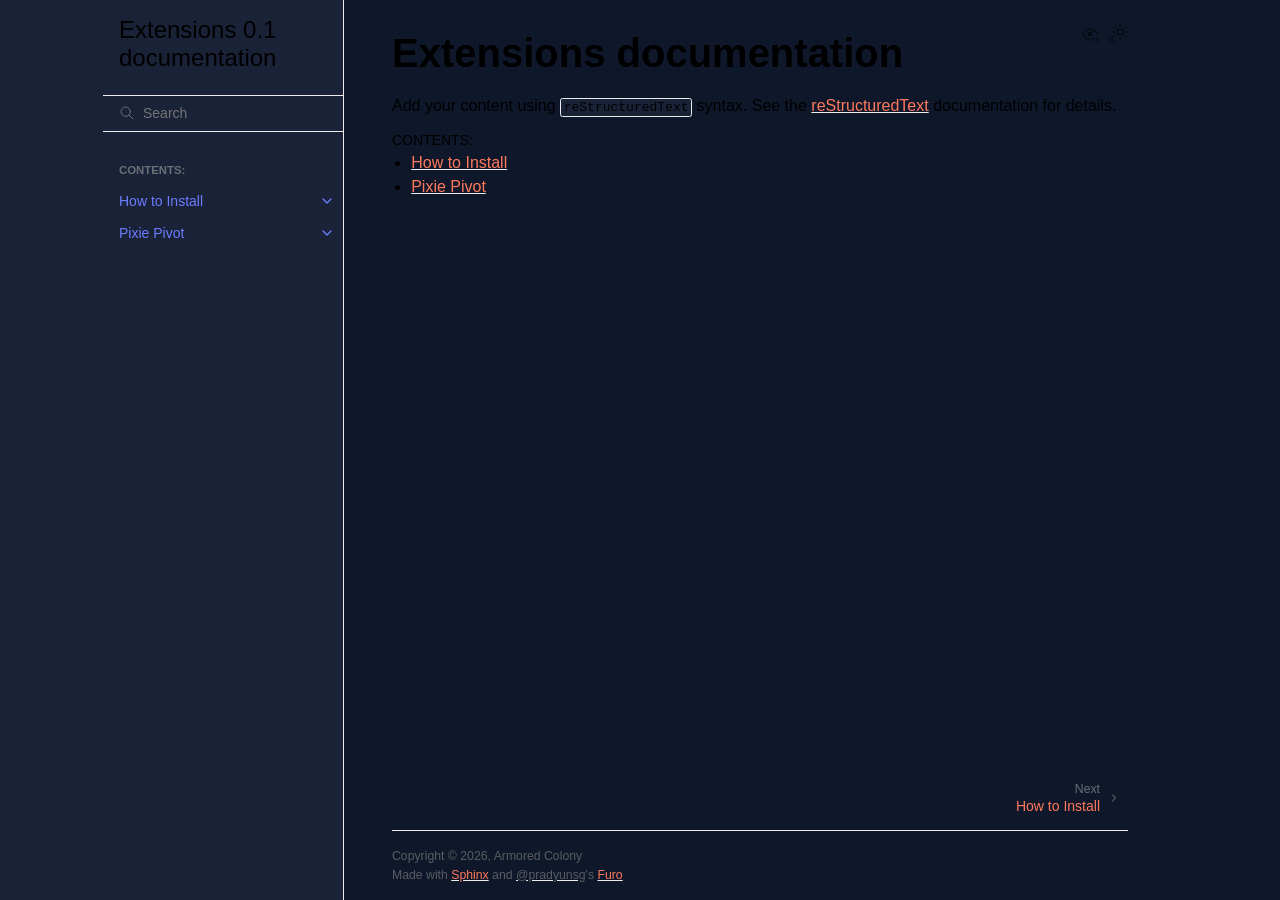
<file: index.html>
<!doctype html>
<html class="no-js" lang="en" data-content_root="./">
  <head><meta charset="utf-8">
    <meta name="viewport" content="width=device-width,initial-scale=1">
    <meta name="color-scheme" content="light dark"><meta name="viewport" content="width=device-width, initial-scale=1" />
<link rel="index" title="Index" href="genindex.html"><link rel="search" title="Search" href="search.html"><link rel="next" title="How to Install" href="installation/index.html">

    <!-- Generated with Sphinx 9.0.4 and Furo 2025.12.19 -->
        <title>Extensions 0.1 documentation</title>
      <link rel="stylesheet" type="text/css" href="_static/pygments.css?v=d111a655" />
    <link rel="stylesheet" type="text/css" href="_static/styles/furo.css?v=7bdb33bb" />
    <link rel="stylesheet" type="text/css" href="_static/styles/furo-extensions.css?v=8dab3a3b" />
    
    


<style>
  body {
    --color-code-background: #f2f2f2;
  --color-code-foreground: #1e1e1e;
  --color-brand-primary: #6b7cff;
  --color-brand-content: #7a8bff;
  --color-link: #ff7a5c;
  --color-background-primary: #0f172a;
  --color-background-secondary: #1a2238;
  
  }
  @media not print {
    body[data-theme="dark"] {
      --color-code-background: #202020;
  --color-code-foreground: #d0d0d0;
  --color-brand-primary: #6b7cff;
  --color-brand-content: #7a8bff;
  --color-link: #ff7a5c;
  --color-background-primary: #0f172a;
  --color-background-secondary: #1a2238;
  
    }
    @media (prefers-color-scheme: dark) {
      body:not([data-theme="light"]) {
        --color-code-background: #202020;
  --color-code-foreground: #d0d0d0;
  --color-brand-primary: #6b7cff;
  --color-brand-content: #7a8bff;
  --color-link: #ff7a5c;
  --color-background-primary: #0f172a;
  --color-background-secondary: #1a2238;
  
      }
    }
  }
</style></head>
  <body>
    
    <script>
      document.body.dataset.theme = localStorage.getItem("theme") || "auto";
    </script>
    

<svg xmlns="http://www.w3.org/2000/svg" style="display: none;">
  <symbol id="svg-toc" viewBox="0 0 24 24">
    <title>Contents</title>
    <svg stroke="currentColor" fill="currentColor" stroke-width="0" viewBox="0 0 1024 1024">
      <path d="M408 442h480c4.4 0 8-3.6 8-8v-56c0-4.4-3.6-8-8-8H408c-4.4 0-8 3.6-8 8v56c0 4.4 3.6 8 8 8zm-8 204c0 4.4 3.6 8 8 8h480c4.4 0 8-3.6 8-8v-56c0-4.4-3.6-8-8-8H408c-4.4 0-8 3.6-8 8v56zm504-486H120c-4.4 0-8 3.6-8 8v56c0 4.4 3.6 8 8 8h784c4.4 0 8-3.6 8-8v-56c0-4.4-3.6-8-8-8zm0 632H120c-4.4 0-8 3.6-8 8v56c0 4.4 3.6 8 8 8h784c4.4 0 8-3.6 8-8v-56c0-4.4-3.6-8-8-8zM115.4 518.9L271.7 642c5.8 4.6 14.4.5 14.4-6.9V388.9c0-7.4-8.5-11.5-14.4-6.9L115.4 505.1a8.74 8.74 0 0 0 0 13.8z"/>
    </svg>
  </symbol>
  <symbol id="svg-menu" viewBox="0 0 24 24">
    <title>Menu</title>
    <svg xmlns="http://www.w3.org/2000/svg" viewBox="0 0 24 24" fill="none" stroke="currentColor"
      stroke-width="2" stroke-linecap="round" stroke-linejoin="round" class="feather-menu">
      <line x1="3" y1="12" x2="21" y2="12"></line>
      <line x1="3" y1="6" x2="21" y2="6"></line>
      <line x1="3" y1="18" x2="21" y2="18"></line>
    </svg>
  </symbol>
  <symbol id="svg-arrow-right" viewBox="0 0 24 24">
    <title>Expand</title>
    <svg xmlns="http://www.w3.org/2000/svg" viewBox="0 0 24 24" fill="none" stroke="currentColor"
      stroke-width="2" stroke-linecap="round" stroke-linejoin="round" class="feather-chevron-right">
      <polyline points="9 18 15 12 9 6"></polyline>
    </svg>
  </symbol>
  <symbol id="svg-sun" viewBox="0 0 24 24">
    <title>Light mode</title>
    <svg xmlns="http://www.w3.org/2000/svg" viewBox="0 0 24 24" fill="none" stroke="currentColor"
      stroke-width="1" stroke-linecap="round" stroke-linejoin="round" class="feather-sun">
      <circle cx="12" cy="12" r="5"></circle>
      <line x1="12" y1="1" x2="12" y2="3"></line>
      <line x1="12" y1="21" x2="12" y2="23"></line>
      <line x1="4.22" y1="4.22" x2="5.64" y2="5.64"></line>
      <line x1="18.36" y1="18.36" x2="19.78" y2="19.78"></line>
      <line x1="1" y1="12" x2="3" y2="12"></line>
      <line x1="21" y1="12" x2="23" y2="12"></line>
      <line x1="4.22" y1="19.78" x2="5.64" y2="18.36"></line>
      <line x1="18.36" y1="5.64" x2="19.78" y2="4.22"></line>
    </svg>
  </symbol>
  <symbol id="svg-moon" viewBox="0 0 24 24">
    <title>Dark mode</title>
    <svg xmlns="http://www.w3.org/2000/svg" viewBox="0 0 24 24" fill="none" stroke="currentColor"
      stroke-width="1" stroke-linecap="round" stroke-linejoin="round" class="icon-tabler-moon">
      <path stroke="none" d="M0 0h24v24H0z" fill="none" />
      <path d="M12 3c.132 0 .263 0 .393 0a7.5 7.5 0 0 0 7.92 12.446a9 9 0 1 1 -8.313 -12.454z" />
    </svg>
  </symbol>
  <symbol id="svg-sun-with-moon" viewBox="0 0 24 24">
    <title>Auto light/dark, in light mode</title>
    <svg xmlns="http://www.w3.org/2000/svg" viewBox="0 0 24 24" fill="none" stroke="currentColor"
      stroke-width="1" stroke-linecap="round" stroke-linejoin="round"
      class="icon-custom-derived-from-feather-sun-and-tabler-moon">
      <path style="opacity: 50%" d="M 5.411 14.504 C 5.471 14.504 5.532 14.504 5.591 14.504 C 3.639 16.319 4.383 19.569 6.931 20.352 C 7.693 20.586 8.512 20.551 9.25 20.252 C 8.023 23.207 4.056 23.725 2.11 21.184 C 0.166 18.642 1.702 14.949 4.874 14.536 C 5.051 14.512 5.231 14.5 5.411 14.5 L 5.411 14.504 Z"/>
      <line x1="14.5" y1="3.25" x2="14.5" y2="1.25"/>
      <line x1="14.5" y1="15.85" x2="14.5" y2="17.85"/>
      <line x1="10.044" y1="5.094" x2="8.63" y2="3.68"/>
      <line x1="19" y1="14.05" x2="20.414" y2="15.464"/>
      <line x1="8.2" y1="9.55" x2="6.2" y2="9.55"/>
      <line x1="20.8" y1="9.55" x2="22.8" y2="9.55"/>
      <line x1="10.044" y1="14.006" x2="8.63" y2="15.42"/>
      <line x1="19" y1="5.05" x2="20.414" y2="3.636"/>
      <circle cx="14.5" cy="9.55" r="3.6"/>
    </svg>
  </symbol>
  <symbol id="svg-moon-with-sun" viewBox="0 0 24 24">
    <title>Auto light/dark, in dark mode</title>
    <svg xmlns="http://www.w3.org/2000/svg" viewBox="0 0 24 24" fill="none" stroke="currentColor"
      stroke-width="1" stroke-linecap="round" stroke-linejoin="round"
      class="icon-custom-derived-from-feather-sun-and-tabler-moon">
      <path d="M 8.282 7.007 C 8.385 7.007 8.494 7.007 8.595 7.007 C 5.18 10.184 6.481 15.869 10.942 17.24 C 12.275 17.648 13.706 17.589 15 17.066 C 12.851 22.236 5.91 23.143 2.505 18.696 C -0.897 14.249 1.791 7.786 7.342 7.063 C 7.652 7.021 7.965 7 8.282 7 L 8.282 7.007 Z"/>
      <line style="opacity: 50%" x1="18" y1="3.705" x2="18" y2="2.5"/>
      <line style="opacity: 50%" x1="18" y1="11.295" x2="18" y2="12.5"/>
      <line style="opacity: 50%" x1="15.316" y1="4.816" x2="14.464" y2="3.964"/>
      <line style="opacity: 50%" x1="20.711" y1="10.212" x2="21.563" y2="11.063"/>
      <line style="opacity: 50%" x1="14.205" y1="7.5" x2="13.001" y2="7.5"/>
      <line style="opacity: 50%" x1="21.795" y1="7.5" x2="23" y2="7.5"/>
      <line style="opacity: 50%" x1="15.316" y1="10.184" x2="14.464" y2="11.036"/>
      <line style="opacity: 50%" x1="20.711" y1="4.789" x2="21.563" y2="3.937"/>
      <circle style="opacity: 50%" cx="18" cy="7.5" r="2.169"/>
    </svg>
  </symbol>
  <symbol id="svg-pencil" viewBox="0 0 24 24">
    <svg xmlns="http://www.w3.org/2000/svg" viewBox="0 0 24 24" fill="none" stroke="currentColor"
      stroke-width="1" stroke-linecap="round" stroke-linejoin="round" class="icon-tabler-pencil-code">
      <path d="M4 20h4l10.5 -10.5a2.828 2.828 0 1 0 -4 -4l-10.5 10.5v4" />
      <path d="M13.5 6.5l4 4" />
      <path d="M20 21l2 -2l-2 -2" />
      <path d="M17 17l-2 2l2 2" />
    </svg>
  </symbol>
  <symbol id="svg-eye" viewBox="0 0 24 24">
    <svg xmlns="http://www.w3.org/2000/svg" viewBox="0 0 24 24" fill="none" stroke="currentColor"
      stroke-width="1" stroke-linecap="round" stroke-linejoin="round" class="icon-tabler-eye-code">
      <path stroke="none" d="M0 0h24v24H0z" fill="none" />
      <path d="M10 12a2 2 0 1 0 4 0a2 2 0 0 0 -4 0" />
      <path
        d="M11.11 17.958c-3.209 -.307 -5.91 -2.293 -8.11 -5.958c2.4 -4 5.4 -6 9 -6c3.6 0 6.6 2 9 6c-.21 .352 -.427 .688 -.647 1.008" />
      <path d="M20 21l2 -2l-2 -2" />
      <path d="M17 17l-2 2l2 2" />
    </svg>
  </symbol>
</svg>

<input type="checkbox" class="sidebar-toggle" name="__navigation" id="__navigation" aria-label="Toggle site navigation sidebar">
<input type="checkbox" class="sidebar-toggle" name="__toc" id="__toc" aria-label="Toggle table of contents sidebar">
<label class="overlay sidebar-overlay" for="__navigation"></label>
<label class="overlay toc-overlay" for="__toc"></label>

<a class="skip-to-content muted-link" href="#furo-main-content">Skip to content</a>



<div class="page">
  <header class="mobile-header">
    <div class="header-left">
      <label class="nav-overlay-icon" for="__navigation">
        <span class="icon"><svg><use href="#svg-menu"></use></svg></span>
      </label>
    </div>
    <div class="header-center">
      <a href="#"><div class="brand">Extensions 0.1 documentation</div></a>
    </div>
    <div class="header-right">
      <div class="theme-toggle-container theme-toggle-header">
        <button class="theme-toggle" aria-label="Toggle Light / Dark / Auto color theme">
          <svg class="theme-icon-when-auto-light"><use href="#svg-sun-with-moon"></use></svg>
          <svg class="theme-icon-when-auto-dark"><use href="#svg-moon-with-sun"></use></svg>
          <svg class="theme-icon-when-dark"><use href="#svg-moon"></use></svg>
          <svg class="theme-icon-when-light"><use href="#svg-sun"></use></svg>
        </button>
      </div>
      <label class="toc-overlay-icon toc-header-icon no-toc" for="__toc">
        <span class="icon"><svg><use href="#svg-toc"></use></svg></span>
      </label>
    </div>
  </header>
  <aside class="sidebar-drawer">
    <div class="sidebar-container">
      
      <div class="sidebar-sticky"><a class="sidebar-brand" href="#">
  
  <span class="sidebar-brand-text">Extensions 0.1 documentation</span>
  
</a><form class="sidebar-search-container" method="get" action="search.html" role="search">
  <input class="sidebar-search" placeholder="Search" name="q" aria-label="Search">
  <input type="hidden" name="check_keywords" value="yes">
  <input type="hidden" name="area" value="default">
</form>
<div id="searchbox"></div><div class="sidebar-scroll"><div class="sidebar-tree">
  <p class="caption" role="heading"><span class="caption-text">Contents:</span></p>
<ul>
<li class="toctree-l1 has-children"><a class="reference internal" href="installation/index.html">How to Install</a><input aria-label="Toggle navigation of How to Install" class="toctree-checkbox" id="toctree-checkbox-1" name="toctree-checkbox-1" role="switch" type="checkbox"/><label for="toctree-checkbox-1"><span class="icon"><svg><use href="#svg-arrow-right"></use></svg></span></label><ul class="simple">
</ul>
</li>
<li class="toctree-l1 has-children"><a class="reference internal" href="pixiepivot/index.html">Pixie Pivot</a><input aria-label="Toggle navigation of Pixie Pivot" class="toctree-checkbox" id="toctree-checkbox-2" name="toctree-checkbox-2" role="switch" type="checkbox"/><label for="toctree-checkbox-2"><span class="icon"><svg><use href="#svg-arrow-right"></use></svg></span></label><ul class="simple">
</ul>
</li>
</ul>

</div>
</div>

      </div>
      
    </div>
  </aside>
  <div class="main">
    <div class="content">
      <div class="article-container">
        <a href="#" class="back-to-top muted-link">
          <svg xmlns="http://www.w3.org/2000/svg" viewBox="0 0 24 24">
            <path d="M13 20h-2V8l-5.5 5.5-1.42-1.42L12 4.16l7.92 7.92-1.42 1.42L13 8v12z"></path>
          </svg>
          <span>Back to top</span>
        </a>
        <div class="content-icon-container">
          <div class="view-this-page">
  <a class="muted-link" href="_sources/index.rst.txt" title="View this page">
    <svg><use href="#svg-eye"></use></svg>
    <span class="visually-hidden">View this page</span>
  </a>
</div>
<div class="theme-toggle-container theme-toggle-content">
            <button class="theme-toggle" aria-label="Toggle Light / Dark / Auto color theme">
              <svg class="theme-icon-when-auto-light"><use href="#svg-sun-with-moon"></use></svg>
              <svg class="theme-icon-when-auto-dark"><use href="#svg-moon-with-sun"></use></svg>
              <svg class="theme-icon-when-dark"><use href="#svg-moon"></use></svg>
              <svg class="theme-icon-when-light"><use href="#svg-sun"></use></svg>
            </button>
          </div>
          <label class="toc-overlay-icon toc-content-icon no-toc" for="__toc">
            <span class="icon"><svg><use href="#svg-toc"></use></svg></span>
          </label>
        </div>
        <article role="main" id="furo-main-content">
          <section id="extensions-documentation">
<h1>Extensions documentation<a class="headerlink" href="#extensions-documentation" title="Link to this heading">¶</a></h1>
<p>Add your content using <code class="docutils literal notranslate"><span class="pre">reStructuredText</span></code> syntax. See the
<a class="reference external" href="https://www.sphinx-doc.org/en/master/usage/restructuredtext/index.html">reStructuredText</a>
documentation for details.</p>
<div class="toctree-wrapper compound">
<p class="caption" role="heading"><span class="caption-text">Contents:</span></p>
<ul>
<li class="toctree-l1"><a class="reference internal" href="installation/index.html">How to Install</a><ul class="simple">
</ul>
</li>
<li class="toctree-l1"><a class="reference internal" href="pixiepivot/index.html">Pixie Pivot</a><ul class="simple">
</ul>
</li>
</ul>
</div>
</section>

        </article>
      </div>
      <footer>
        
        <div class="related-pages">
          <a class="next-page" href="installation/index.html">
              <div class="page-info">
                <div class="context">
                  <span>Next</span>
                </div>
                <div class="title">How to Install</div>
              </div>
              <svg class="furo-related-icon"><use href="#svg-arrow-right"></use></svg>
            </a>
          
        </div>
        <div class="bottom-of-page">
          <div class="left-details">
            <div class="copyright">
                Copyright &#169; 2026, Armored Colony
            </div>
            Made with <a href="https://www.sphinx-doc.org/">Sphinx</a> and <a class="muted-link" href="https://pradyunsg.me">@pradyunsg</a>'s
            
            <a href="https://github.com/pradyunsg/furo">Furo</a>
            
          </div>
          <div class="right-details">
            
          </div>
        </div>
        
      </footer>
    </div>
    <aside class="toc-drawer no-toc">
      
      
      
    </aside>
  </div>
</div><script src="_static/documentation_options.js?v=2709fde1"></script>
    <script src="_static/doctools.js?v=fd6eb6e6"></script>
    <script src="_static/sphinx_highlight.js?v=6ffebe34"></script>
    <script src="_static/scripts/furo.js?v=46bd48cc"></script>
    </body>
</html>
</file>
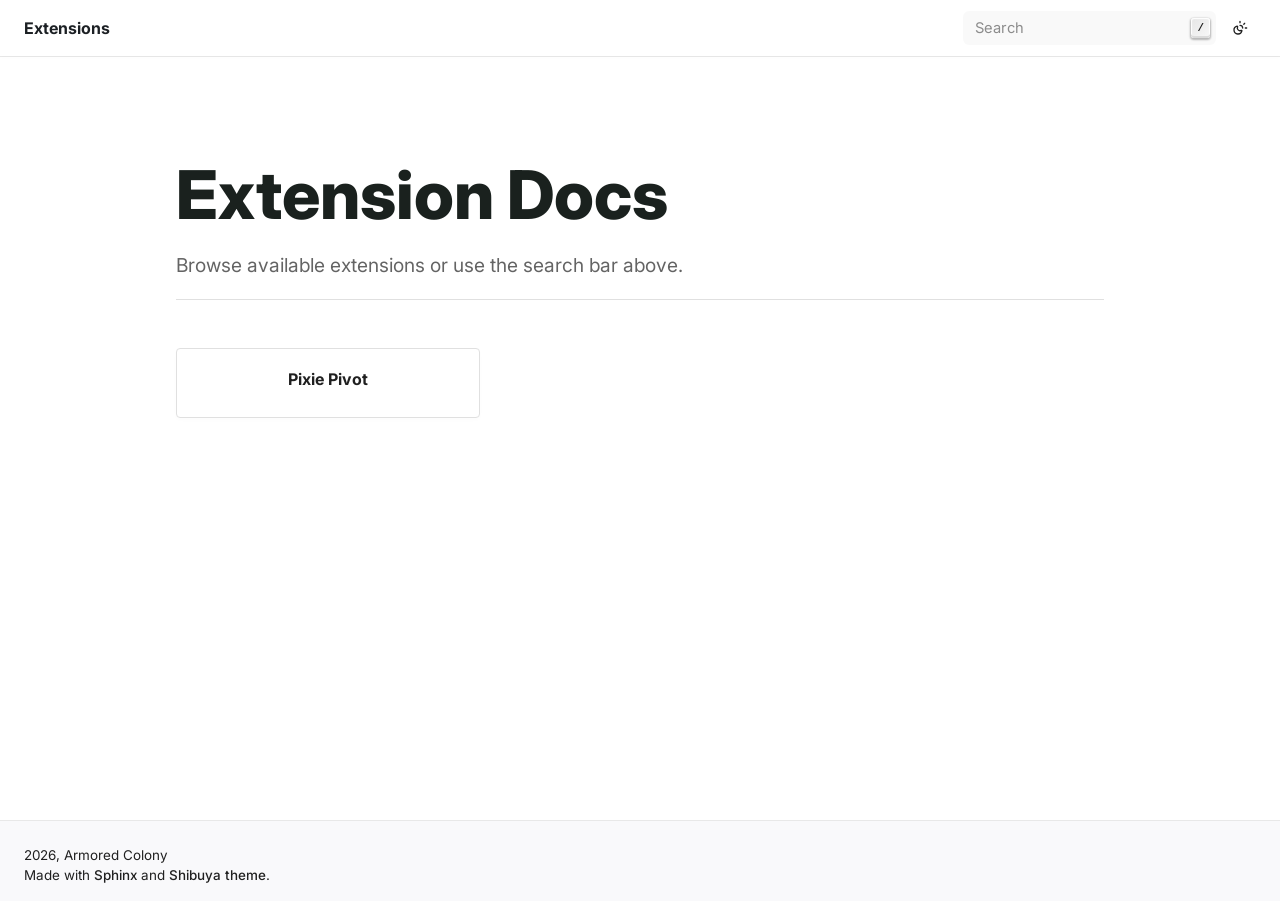
<file: docs/index.html>
<!DOCTYPE html>
<html lang="en" data-accent-color="violet" data-content_root="./">
<head>
  <meta charset="utf-8">
  <meta name="viewport" content="width=device-width, initial-scale=1.0"><title>Extensions 0.1 documentation</title><link rel="index" title="Index" href="genindex.html" /><link rel="search" title="Search" href="search.html" /><script>
    function setColorMode(t){let e=document.documentElement;e.setAttribute("data-color-mode",t);let a=window.matchMedia&&window.matchMedia("(prefers-color-scheme: dark)").matches,s=t;"auto"===t&&(s=a?"dark":"light"),"light"===s?(e.classList.remove("dark"),e.classList.add("light")):(e.classList.remove("light"),e.classList.add("dark"))}
    setColorMode(localStorage._theme||"auto");
  </script><link rel="stylesheet" type="text/css" href="_static/pygments.css?v=e1a1ceaf" />
    <link rel="stylesheet" type="text/css" href="_static/shibuya.css?v=44020203" />
    <link rel="stylesheet" type="text/css" href="_static/sphinx-design.min.css?v=95c83b7e" />
    <link media="print" rel="stylesheet" type="text/css" href="_static/print.css?v=20ff2c19" />
    <link rel="stylesheet" type="text/css" href="_static/custom.css?v=9ea3dcd4" />
    <link rel="preconnect" href="https://fonts.googleapis.com">
<link rel="preconnect" href="https://fonts.gstatic.com" crossorigin>
<link href="https://fonts.googleapis.com/css2?family=Inter:wght@400;500;600;700&display=swap" rel="stylesheet">
<style>
:root {
  --sy-f-text: "Inter", var(--sy-f-sys), var(--sy-f-cjk), sans-serif;
  --sy-f-heading: "Inter", var(--sy-f-sys), var(--sy-f-cjk), sans-serif;
}
</style>
    
<style>
  .yue {
    padding-bottom: 2rem;
  }
  .yue section:first-of-type h1 {
    font-size: 4.2rem;
    margin-top: 3.4rem;
    margin-bottom: 1rem;
  }

  .injected,
  .yue a.headerlink {
    display: none;
  }
  
</style>

  <meta property="og:type" content="website"/><meta property="og:title" content="Extension Docs"/>
    <meta name="description" content="Armored Colony extension documentation."/>
    <meta property="og:description" content="Armored Colony extension documentation."/>
    <meta name="twitter:card" content="summary"/></head>
<body><div class="sy-head">
  <div class="sy-head-blur"></div>
  <div class="sy-head-inner sy-container mx-auto">
    <a class="sy-head-brand" href="#">
      
      
      <strong>Extensions</strong>
    </a>
    <div class="sy-head-nav" id="head-nav">
      <nav class="sy-head-links"></nav>
      <div class="sy-head-extra flex items-center print:hidden"><form class="searchbox flex items-center" action="search.html" method="get">
  <input type="text" name="q" placeholder="Search" />
  <kbd>/</kbd>
</form><div class="sy-head-socials"></div></div>
    </div>
    <div class="sy-head-actions flex items-center shrink-0 print:hidden"><button class="js-theme theme-switch flex items-center"
data-aria-auto="Switch to light color mode"
data-aria-light="Switch to dark color mode"
data-aria-dark="Switch to auto color mode">
<i class="i-lucide theme-icon"></i>
</button><button class="md:hidden flex items-center js-menu" aria-label="Menu" type="button" aria-controls="head-nav" aria-expanded="false">
        <div class="hamburger">
          <span class="hamburger_1"></span>
          <span class="hamburger_2"></span>
          <span class="hamburger_3"></span>
        </div>
      </button>
    </div>
  </div>
</div><div class="sy-container mx-auto body">
    <main class="sy-content mx-auto pt-12 px-6 xl:px-12 break-words">
      <article class="yue" role="main">
        <section id="extension-docs">
<h1>Extension Docs<a class="headerlink" href="#extension-docs" title="Link to this heading">¶</a></h1>
<p class="lead">Browse available extensions or use the search bar above.</p>
<hr class="docutils" />
<div class="sd-container-fluid sd-sphinx-override sd-mb-4 sd-p-0 docutils">
<div class="sd-row sd-row-cols-1 sd-row-cols-xs-1 sd-row-cols-sm-1 sd-row-cols-md-2 sd-row-cols-lg-3 sd-g-2 sd-g-xs-2 sd-g-sm-2 sd-g-md-2 sd-g-lg-2 docutils">
<div class="sd-col sd-d-flex-row docutils">
<div class="sd-card sd-sphinx-override sd-w-100 sd-shadow-sm sd-card-hover sd-text-center docutils">
<div class="sd-card-body docutils">
<div class="sd-card-title sd-font-weight-bold docutils">
Pixie Pivot</div>
</div>
<a class="sd-stretched-link sd-hide-link-text reference external" href="pixiepivot/"><span>pixiepivot/</span></a></div>
</div>
</div>
</div>
</section>

      </article>
      


    </main>
  </div><footer class="sy-foot">
  <div class="sy-foot-inner sy-container mx-auto">
    <div class="sy-foot-reserved md:flex justify-between items-center">
      <div class="sy-foot-copyright"><p>2026, Armored Colony</p>
  
  <p>
    Made with
    
    <a href="https://www.sphinx-doc.org/">Sphinx</a> and
    
    <a href="https://shibuya.lepture.com">Shibuya theme</a>.
  </p>
</div>
      <div class="sy-foot-socials"></div>
    </div>
  </div>
</footer>
      <script src="_static/documentation_options.js?v=2709fde1"></script>
      <script src="_static/doctools.js?v=fd6eb6e6"></script>
      <script src="_static/sphinx_highlight.js?v=6ffebe34"></script>
      <script src="_static/design-tabs.js?v=f930bc37"></script>
      <script src="_static/shibuya.js?v=cac61aee"></script></body>
</html>
</file>
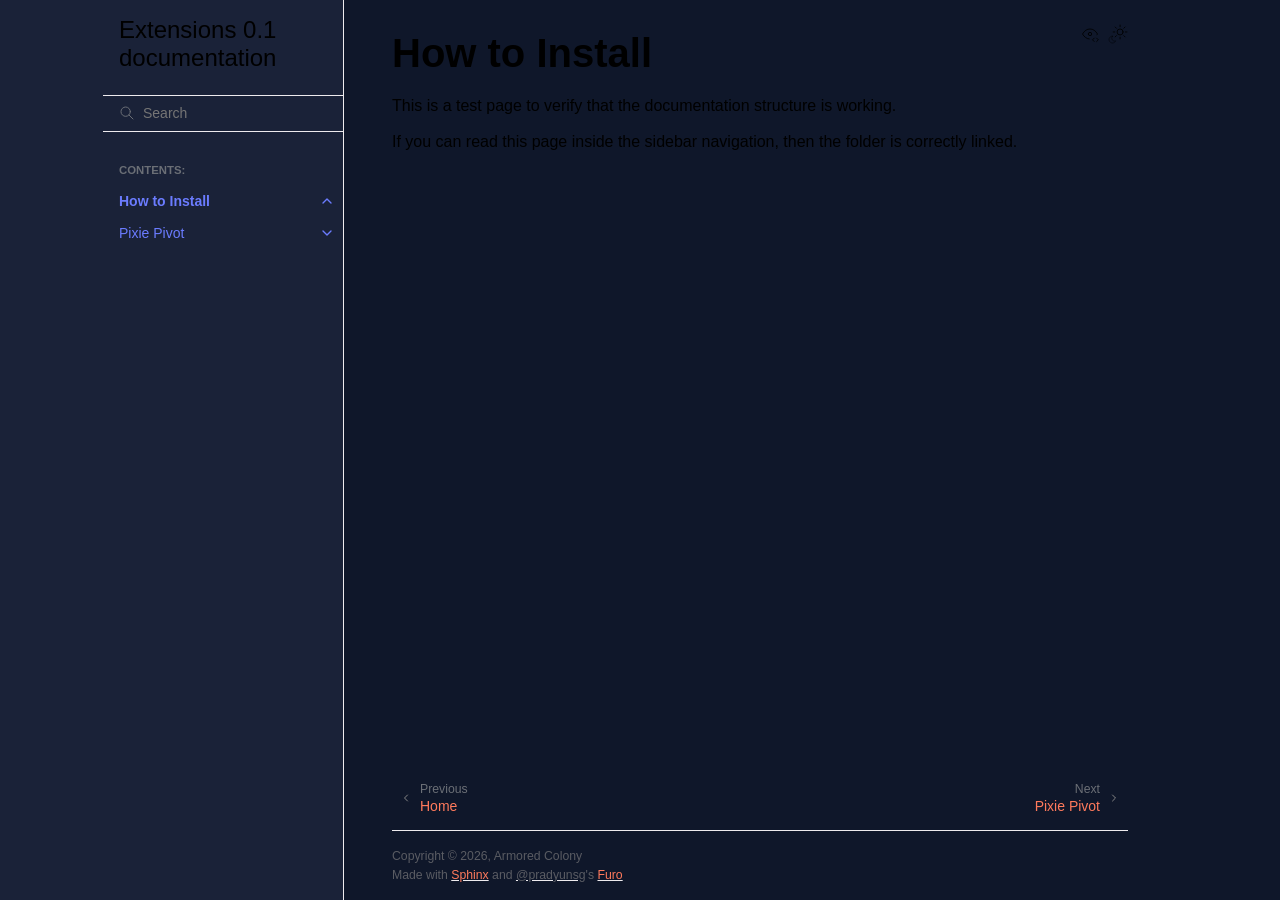
<file: installation/index.html>
<!doctype html>
<html class="no-js" lang="en" data-content_root="../">
  <head><meta charset="utf-8">
    <meta name="viewport" content="width=device-width,initial-scale=1">
    <meta name="color-scheme" content="light dark"><meta name="viewport" content="width=device-width, initial-scale=1" />
<link rel="index" title="Index" href="../genindex.html"><link rel="search" title="Search" href="../search.html"><link rel="next" title="Pixie Pivot" href="../pixiepivot/index.html"><link rel="prev" title="Extensions documentation" href="../index.html">

    <!-- Generated with Sphinx 9.0.4 and Furo 2025.12.19 -->
        <title>How to Install - Extensions 0.1 documentation</title>
      <link rel="stylesheet" type="text/css" href="../_static/pygments.css?v=d111a655" />
    <link rel="stylesheet" type="text/css" href="../_static/styles/furo.css?v=7bdb33bb" />
    <link rel="stylesheet" type="text/css" href="../_static/styles/furo-extensions.css?v=8dab3a3b" />
    
    


<style>
  body {
    --color-code-background: #f2f2f2;
  --color-code-foreground: #1e1e1e;
  --color-brand-primary: #6b7cff;
  --color-brand-content: #7a8bff;
  --color-link: #ff7a5c;
  --color-background-primary: #0f172a;
  --color-background-secondary: #1a2238;
  
  }
  @media not print {
    body[data-theme="dark"] {
      --color-code-background: #202020;
  --color-code-foreground: #d0d0d0;
  --color-brand-primary: #6b7cff;
  --color-brand-content: #7a8bff;
  --color-link: #ff7a5c;
  --color-background-primary: #0f172a;
  --color-background-secondary: #1a2238;
  
    }
    @media (prefers-color-scheme: dark) {
      body:not([data-theme="light"]) {
        --color-code-background: #202020;
  --color-code-foreground: #d0d0d0;
  --color-brand-primary: #6b7cff;
  --color-brand-content: #7a8bff;
  --color-link: #ff7a5c;
  --color-background-primary: #0f172a;
  --color-background-secondary: #1a2238;
  
      }
    }
  }
</style></head>
  <body>
    
    <script>
      document.body.dataset.theme = localStorage.getItem("theme") || "auto";
    </script>
    

<svg xmlns="http://www.w3.org/2000/svg" style="display: none;">
  <symbol id="svg-toc" viewBox="0 0 24 24">
    <title>Contents</title>
    <svg stroke="currentColor" fill="currentColor" stroke-width="0" viewBox="0 0 1024 1024">
      <path d="M408 442h480c4.4 0 8-3.6 8-8v-56c0-4.4-3.6-8-8-8H408c-4.4 0-8 3.6-8 8v56c0 4.4 3.6 8 8 8zm-8 204c0 4.4 3.6 8 8 8h480c4.4 0 8-3.6 8-8v-56c0-4.4-3.6-8-8-8H408c-4.4 0-8 3.6-8 8v56zm504-486H120c-4.4 0-8 3.6-8 8v56c0 4.4 3.6 8 8 8h784c4.4 0 8-3.6 8-8v-56c0-4.4-3.6-8-8-8zm0 632H120c-4.4 0-8 3.6-8 8v56c0 4.4 3.6 8 8 8h784c4.4 0 8-3.6 8-8v-56c0-4.4-3.6-8-8-8zM115.4 518.9L271.7 642c5.8 4.6 14.4.5 14.4-6.9V388.9c0-7.4-8.5-11.5-14.4-6.9L115.4 505.1a8.74 8.74 0 0 0 0 13.8z"/>
    </svg>
  </symbol>
  <symbol id="svg-menu" viewBox="0 0 24 24">
    <title>Menu</title>
    <svg xmlns="http://www.w3.org/2000/svg" viewBox="0 0 24 24" fill="none" stroke="currentColor"
      stroke-width="2" stroke-linecap="round" stroke-linejoin="round" class="feather-menu">
      <line x1="3" y1="12" x2="21" y2="12"></line>
      <line x1="3" y1="6" x2="21" y2="6"></line>
      <line x1="3" y1="18" x2="21" y2="18"></line>
    </svg>
  </symbol>
  <symbol id="svg-arrow-right" viewBox="0 0 24 24">
    <title>Expand</title>
    <svg xmlns="http://www.w3.org/2000/svg" viewBox="0 0 24 24" fill="none" stroke="currentColor"
      stroke-width="2" stroke-linecap="round" stroke-linejoin="round" class="feather-chevron-right">
      <polyline points="9 18 15 12 9 6"></polyline>
    </svg>
  </symbol>
  <symbol id="svg-sun" viewBox="0 0 24 24">
    <title>Light mode</title>
    <svg xmlns="http://www.w3.org/2000/svg" viewBox="0 0 24 24" fill="none" stroke="currentColor"
      stroke-width="1" stroke-linecap="round" stroke-linejoin="round" class="feather-sun">
      <circle cx="12" cy="12" r="5"></circle>
      <line x1="12" y1="1" x2="12" y2="3"></line>
      <line x1="12" y1="21" x2="12" y2="23"></line>
      <line x1="4.22" y1="4.22" x2="5.64" y2="5.64"></line>
      <line x1="18.36" y1="18.36" x2="19.78" y2="19.78"></line>
      <line x1="1" y1="12" x2="3" y2="12"></line>
      <line x1="21" y1="12" x2="23" y2="12"></line>
      <line x1="4.22" y1="19.78" x2="5.64" y2="18.36"></line>
      <line x1="18.36" y1="5.64" x2="19.78" y2="4.22"></line>
    </svg>
  </symbol>
  <symbol id="svg-moon" viewBox="0 0 24 24">
    <title>Dark mode</title>
    <svg xmlns="http://www.w3.org/2000/svg" viewBox="0 0 24 24" fill="none" stroke="currentColor"
      stroke-width="1" stroke-linecap="round" stroke-linejoin="round" class="icon-tabler-moon">
      <path stroke="none" d="M0 0h24v24H0z" fill="none" />
      <path d="M12 3c.132 0 .263 0 .393 0a7.5 7.5 0 0 0 7.92 12.446a9 9 0 1 1 -8.313 -12.454z" />
    </svg>
  </symbol>
  <symbol id="svg-sun-with-moon" viewBox="0 0 24 24">
    <title>Auto light/dark, in light mode</title>
    <svg xmlns="http://www.w3.org/2000/svg" viewBox="0 0 24 24" fill="none" stroke="currentColor"
      stroke-width="1" stroke-linecap="round" stroke-linejoin="round"
      class="icon-custom-derived-from-feather-sun-and-tabler-moon">
      <path style="opacity: 50%" d="M 5.411 14.504 C 5.471 14.504 5.532 14.504 5.591 14.504 C 3.639 16.319 4.383 19.569 6.931 20.352 C 7.693 20.586 8.512 20.551 9.25 20.252 C 8.023 23.207 4.056 23.725 2.11 21.184 C 0.166 18.642 1.702 14.949 4.874 14.536 C 5.051 14.512 5.231 14.5 5.411 14.5 L 5.411 14.504 Z"/>
      <line x1="14.5" y1="3.25" x2="14.5" y2="1.25"/>
      <line x1="14.5" y1="15.85" x2="14.5" y2="17.85"/>
      <line x1="10.044" y1="5.094" x2="8.63" y2="3.68"/>
      <line x1="19" y1="14.05" x2="20.414" y2="15.464"/>
      <line x1="8.2" y1="9.55" x2="6.2" y2="9.55"/>
      <line x1="20.8" y1="9.55" x2="22.8" y2="9.55"/>
      <line x1="10.044" y1="14.006" x2="8.63" y2="15.42"/>
      <line x1="19" y1="5.05" x2="20.414" y2="3.636"/>
      <circle cx="14.5" cy="9.55" r="3.6"/>
    </svg>
  </symbol>
  <symbol id="svg-moon-with-sun" viewBox="0 0 24 24">
    <title>Auto light/dark, in dark mode</title>
    <svg xmlns="http://www.w3.org/2000/svg" viewBox="0 0 24 24" fill="none" stroke="currentColor"
      stroke-width="1" stroke-linecap="round" stroke-linejoin="round"
      class="icon-custom-derived-from-feather-sun-and-tabler-moon">
      <path d="M 8.282 7.007 C 8.385 7.007 8.494 7.007 8.595 7.007 C 5.18 10.184 6.481 15.869 10.942 17.24 C 12.275 17.648 13.706 17.589 15 17.066 C 12.851 22.236 5.91 23.143 2.505 18.696 C -0.897 14.249 1.791 7.786 7.342 7.063 C 7.652 7.021 7.965 7 8.282 7 L 8.282 7.007 Z"/>
      <line style="opacity: 50%" x1="18" y1="3.705" x2="18" y2="2.5"/>
      <line style="opacity: 50%" x1="18" y1="11.295" x2="18" y2="12.5"/>
      <line style="opacity: 50%" x1="15.316" y1="4.816" x2="14.464" y2="3.964"/>
      <line style="opacity: 50%" x1="20.711" y1="10.212" x2="21.563" y2="11.063"/>
      <line style="opacity: 50%" x1="14.205" y1="7.5" x2="13.001" y2="7.5"/>
      <line style="opacity: 50%" x1="21.795" y1="7.5" x2="23" y2="7.5"/>
      <line style="opacity: 50%" x1="15.316" y1="10.184" x2="14.464" y2="11.036"/>
      <line style="opacity: 50%" x1="20.711" y1="4.789" x2="21.563" y2="3.937"/>
      <circle style="opacity: 50%" cx="18" cy="7.5" r="2.169"/>
    </svg>
  </symbol>
  <symbol id="svg-pencil" viewBox="0 0 24 24">
    <svg xmlns="http://www.w3.org/2000/svg" viewBox="0 0 24 24" fill="none" stroke="currentColor"
      stroke-width="1" stroke-linecap="round" stroke-linejoin="round" class="icon-tabler-pencil-code">
      <path d="M4 20h4l10.5 -10.5a2.828 2.828 0 1 0 -4 -4l-10.5 10.5v4" />
      <path d="M13.5 6.5l4 4" />
      <path d="M20 21l2 -2l-2 -2" />
      <path d="M17 17l-2 2l2 2" />
    </svg>
  </symbol>
  <symbol id="svg-eye" viewBox="0 0 24 24">
    <svg xmlns="http://www.w3.org/2000/svg" viewBox="0 0 24 24" fill="none" stroke="currentColor"
      stroke-width="1" stroke-linecap="round" stroke-linejoin="round" class="icon-tabler-eye-code">
      <path stroke="none" d="M0 0h24v24H0z" fill="none" />
      <path d="M10 12a2 2 0 1 0 4 0a2 2 0 0 0 -4 0" />
      <path
        d="M11.11 17.958c-3.209 -.307 -5.91 -2.293 -8.11 -5.958c2.4 -4 5.4 -6 9 -6c3.6 0 6.6 2 9 6c-.21 .352 -.427 .688 -.647 1.008" />
      <path d="M20 21l2 -2l-2 -2" />
      <path d="M17 17l-2 2l2 2" />
    </svg>
  </symbol>
</svg>

<input type="checkbox" class="sidebar-toggle" name="__navigation" id="__navigation" aria-label="Toggle site navigation sidebar">
<input type="checkbox" class="sidebar-toggle" name="__toc" id="__toc" aria-label="Toggle table of contents sidebar">
<label class="overlay sidebar-overlay" for="__navigation"></label>
<label class="overlay toc-overlay" for="__toc"></label>

<a class="skip-to-content muted-link" href="#furo-main-content">Skip to content</a>



<div class="page">
  <header class="mobile-header">
    <div class="header-left">
      <label class="nav-overlay-icon" for="__navigation">
        <span class="icon"><svg><use href="#svg-menu"></use></svg></span>
      </label>
    </div>
    <div class="header-center">
      <a href="../index.html"><div class="brand">Extensions 0.1 documentation</div></a>
    </div>
    <div class="header-right">
      <div class="theme-toggle-container theme-toggle-header">
        <button class="theme-toggle" aria-label="Toggle Light / Dark / Auto color theme">
          <svg class="theme-icon-when-auto-light"><use href="#svg-sun-with-moon"></use></svg>
          <svg class="theme-icon-when-auto-dark"><use href="#svg-moon-with-sun"></use></svg>
          <svg class="theme-icon-when-dark"><use href="#svg-moon"></use></svg>
          <svg class="theme-icon-when-light"><use href="#svg-sun"></use></svg>
        </button>
      </div>
      <label class="toc-overlay-icon toc-header-icon no-toc" for="__toc">
        <span class="icon"><svg><use href="#svg-toc"></use></svg></span>
      </label>
    </div>
  </header>
  <aside class="sidebar-drawer">
    <div class="sidebar-container">
      
      <div class="sidebar-sticky"><a class="sidebar-brand" href="../index.html">
  
  <span class="sidebar-brand-text">Extensions 0.1 documentation</span>
  
</a><form class="sidebar-search-container" method="get" action="../search.html" role="search">
  <input class="sidebar-search" placeholder="Search" name="q" aria-label="Search">
  <input type="hidden" name="check_keywords" value="yes">
  <input type="hidden" name="area" value="default">
</form>
<div id="searchbox"></div><div class="sidebar-scroll"><div class="sidebar-tree">
  <p class="caption" role="heading"><span class="caption-text">Contents:</span></p>
<ul class="current">
<li class="toctree-l1 current has-children current-page"><a class="current reference internal" href="#">How to Install</a><input aria-label="Toggle navigation of How to Install" checked="" class="toctree-checkbox" id="toctree-checkbox-1" name="toctree-checkbox-1" role="switch" type="checkbox"/><label for="toctree-checkbox-1"><span class="icon"><svg><use href="#svg-arrow-right"></use></svg></span></label><ul class="simple">
</ul>
</li>
<li class="toctree-l1 has-children"><a class="reference internal" href="../pixiepivot/index.html">Pixie Pivot</a><input aria-label="Toggle navigation of Pixie Pivot" class="toctree-checkbox" id="toctree-checkbox-2" name="toctree-checkbox-2" role="switch" type="checkbox"/><label for="toctree-checkbox-2"><span class="icon"><svg><use href="#svg-arrow-right"></use></svg></span></label><ul class="simple">
</ul>
</li>
</ul>

</div>
</div>

      </div>
      
    </div>
  </aside>
  <div class="main">
    <div class="content">
      <div class="article-container">
        <a href="#" class="back-to-top muted-link">
          <svg xmlns="http://www.w3.org/2000/svg" viewBox="0 0 24 24">
            <path d="M13 20h-2V8l-5.5 5.5-1.42-1.42L12 4.16l7.92 7.92-1.42 1.42L13 8v12z"></path>
          </svg>
          <span>Back to top</span>
        </a>
        <div class="content-icon-container">
          <div class="view-this-page">
  <a class="muted-link" href="../_sources/installation/index.rst.txt" title="View this page">
    <svg><use href="#svg-eye"></use></svg>
    <span class="visually-hidden">View this page</span>
  </a>
</div>
<div class="theme-toggle-container theme-toggle-content">
            <button class="theme-toggle" aria-label="Toggle Light / Dark / Auto color theme">
              <svg class="theme-icon-when-auto-light"><use href="#svg-sun-with-moon"></use></svg>
              <svg class="theme-icon-when-auto-dark"><use href="#svg-moon-with-sun"></use></svg>
              <svg class="theme-icon-when-dark"><use href="#svg-moon"></use></svg>
              <svg class="theme-icon-when-light"><use href="#svg-sun"></use></svg>
            </button>
          </div>
          <label class="toc-overlay-icon toc-content-icon no-toc" for="__toc">
            <span class="icon"><svg><use href="#svg-toc"></use></svg></span>
          </label>
        </div>
        <article role="main" id="furo-main-content">
          <section id="how-to-install">
<h1>How to Install<a class="headerlink" href="#how-to-install" title="Link to this heading">¶</a></h1>
<p>This is a test page to verify that the documentation structure is working.</p>
<p>If you can read this page inside the sidebar navigation, then the folder is correctly linked.</p>
<div class="toctree-wrapper compound">
</div>
</section>

        </article>
      </div>
      <footer>
        
        <div class="related-pages">
          <a class="next-page" href="../pixiepivot/index.html">
              <div class="page-info">
                <div class="context">
                  <span>Next</span>
                </div>
                <div class="title">Pixie Pivot</div>
              </div>
              <svg class="furo-related-icon"><use href="#svg-arrow-right"></use></svg>
            </a>
          <a class="prev-page" href="../index.html">
              <svg class="furo-related-icon"><use href="#svg-arrow-right"></use></svg>
              <div class="page-info">
                <div class="context">
                  <span>Previous</span>
                </div>
                
                <div class="title">Home</div>
                
              </div>
            </a>
        </div>
        <div class="bottom-of-page">
          <div class="left-details">
            <div class="copyright">
                Copyright &#169; 2026, Armored Colony
            </div>
            Made with <a href="https://www.sphinx-doc.org/">Sphinx</a> and <a class="muted-link" href="https://pradyunsg.me">@pradyunsg</a>'s
            
            <a href="https://github.com/pradyunsg/furo">Furo</a>
            
          </div>
          <div class="right-details">
            
          </div>
        </div>
        
      </footer>
    </div>
    <aside class="toc-drawer no-toc">
      
      
      
    </aside>
  </div>
</div><script src="../_static/documentation_options.js?v=2709fde1"></script>
    <script src="../_static/doctools.js?v=fd6eb6e6"></script>
    <script src="../_static/sphinx_highlight.js?v=6ffebe34"></script>
    <script src="../_static/scripts/furo.js?v=46bd48cc"></script>
    </body>
</html>
</file>
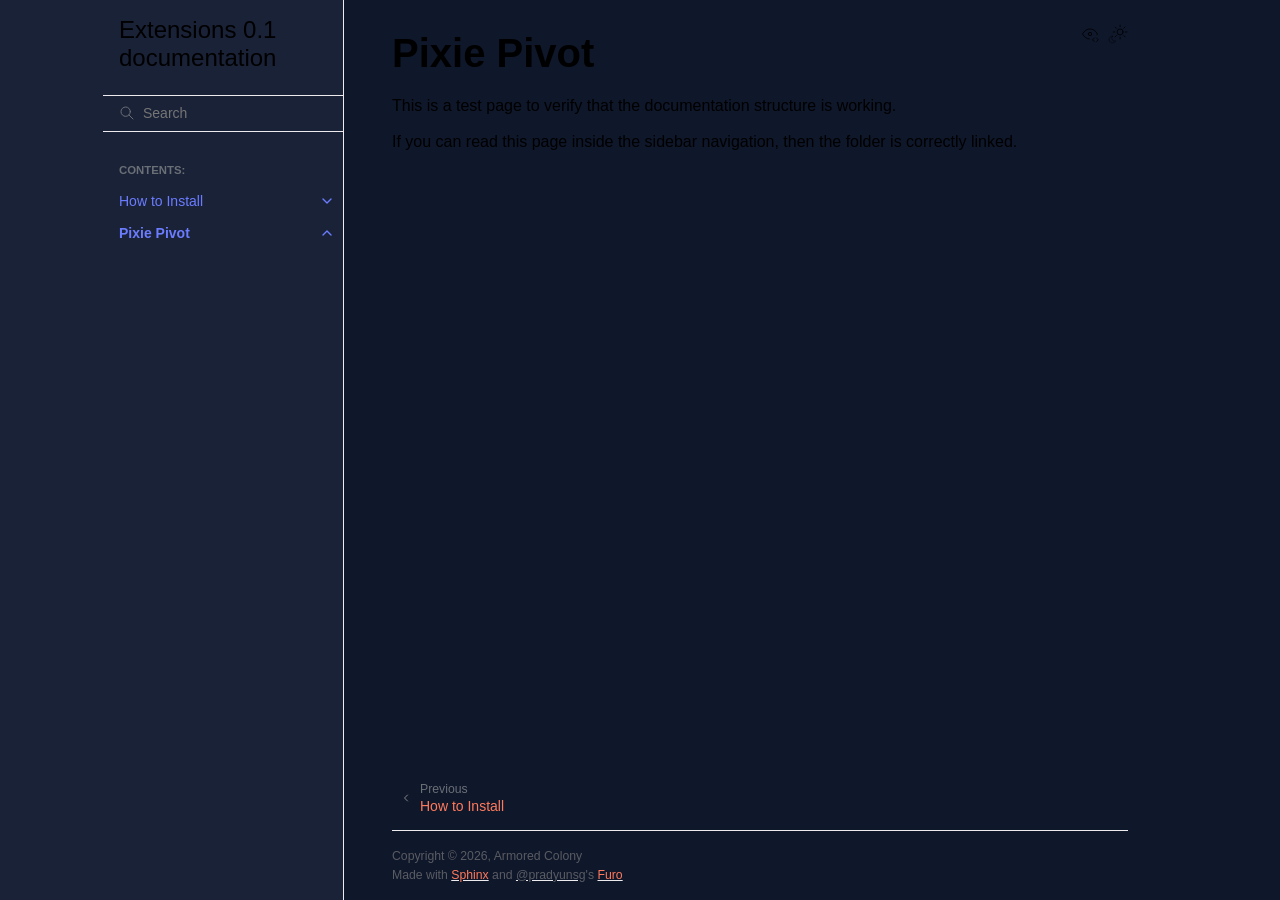
<file: pixiepivot/index.html>
<!doctype html>
<html class="no-js" lang="en" data-content_root="../">
  <head><meta charset="utf-8">
    <meta name="viewport" content="width=device-width,initial-scale=1">
    <meta name="color-scheme" content="light dark"><meta name="viewport" content="width=device-width, initial-scale=1" />
<link rel="index" title="Index" href="../genindex.html"><link rel="search" title="Search" href="../search.html"><link rel="prev" title="How to Install" href="../installation/index.html">

    <!-- Generated with Sphinx 9.0.4 and Furo 2025.12.19 -->
        <title>Pixie Pivot - Extensions 0.1 documentation</title>
      <link rel="stylesheet" type="text/css" href="../_static/pygments.css?v=d111a655" />
    <link rel="stylesheet" type="text/css" href="../_static/styles/furo.css?v=7bdb33bb" />
    <link rel="stylesheet" type="text/css" href="../_static/styles/furo-extensions.css?v=8dab3a3b" />
    
    


<style>
  body {
    --color-code-background: #f2f2f2;
  --color-code-foreground: #1e1e1e;
  --color-brand-primary: #6b7cff;
  --color-brand-content: #7a8bff;
  --color-link: #ff7a5c;
  --color-background-primary: #0f172a;
  --color-background-secondary: #1a2238;
  
  }
  @media not print {
    body[data-theme="dark"] {
      --color-code-background: #202020;
  --color-code-foreground: #d0d0d0;
  --color-brand-primary: #6b7cff;
  --color-brand-content: #7a8bff;
  --color-link: #ff7a5c;
  --color-background-primary: #0f172a;
  --color-background-secondary: #1a2238;
  
    }
    @media (prefers-color-scheme: dark) {
      body:not([data-theme="light"]) {
        --color-code-background: #202020;
  --color-code-foreground: #d0d0d0;
  --color-brand-primary: #6b7cff;
  --color-brand-content: #7a8bff;
  --color-link: #ff7a5c;
  --color-background-primary: #0f172a;
  --color-background-secondary: #1a2238;
  
      }
    }
  }
</style></head>
  <body>
    
    <script>
      document.body.dataset.theme = localStorage.getItem("theme") || "auto";
    </script>
    

<svg xmlns="http://www.w3.org/2000/svg" style="display: none;">
  <symbol id="svg-toc" viewBox="0 0 24 24">
    <title>Contents</title>
    <svg stroke="currentColor" fill="currentColor" stroke-width="0" viewBox="0 0 1024 1024">
      <path d="M408 442h480c4.4 0 8-3.6 8-8v-56c0-4.4-3.6-8-8-8H408c-4.4 0-8 3.6-8 8v56c0 4.4 3.6 8 8 8zm-8 204c0 4.4 3.6 8 8 8h480c4.4 0 8-3.6 8-8v-56c0-4.4-3.6-8-8-8H408c-4.4 0-8 3.6-8 8v56zm504-486H120c-4.4 0-8 3.6-8 8v56c0 4.4 3.6 8 8 8h784c4.4 0 8-3.6 8-8v-56c0-4.4-3.6-8-8-8zm0 632H120c-4.4 0-8 3.6-8 8v56c0 4.4 3.6 8 8 8h784c4.4 0 8-3.6 8-8v-56c0-4.4-3.6-8-8-8zM115.4 518.9L271.7 642c5.8 4.6 14.4.5 14.4-6.9V388.9c0-7.4-8.5-11.5-14.4-6.9L115.4 505.1a8.74 8.74 0 0 0 0 13.8z"/>
    </svg>
  </symbol>
  <symbol id="svg-menu" viewBox="0 0 24 24">
    <title>Menu</title>
    <svg xmlns="http://www.w3.org/2000/svg" viewBox="0 0 24 24" fill="none" stroke="currentColor"
      stroke-width="2" stroke-linecap="round" stroke-linejoin="round" class="feather-menu">
      <line x1="3" y1="12" x2="21" y2="12"></line>
      <line x1="3" y1="6" x2="21" y2="6"></line>
      <line x1="3" y1="18" x2="21" y2="18"></line>
    </svg>
  </symbol>
  <symbol id="svg-arrow-right" viewBox="0 0 24 24">
    <title>Expand</title>
    <svg xmlns="http://www.w3.org/2000/svg" viewBox="0 0 24 24" fill="none" stroke="currentColor"
      stroke-width="2" stroke-linecap="round" stroke-linejoin="round" class="feather-chevron-right">
      <polyline points="9 18 15 12 9 6"></polyline>
    </svg>
  </symbol>
  <symbol id="svg-sun" viewBox="0 0 24 24">
    <title>Light mode</title>
    <svg xmlns="http://www.w3.org/2000/svg" viewBox="0 0 24 24" fill="none" stroke="currentColor"
      stroke-width="1" stroke-linecap="round" stroke-linejoin="round" class="feather-sun">
      <circle cx="12" cy="12" r="5"></circle>
      <line x1="12" y1="1" x2="12" y2="3"></line>
      <line x1="12" y1="21" x2="12" y2="23"></line>
      <line x1="4.22" y1="4.22" x2="5.64" y2="5.64"></line>
      <line x1="18.36" y1="18.36" x2="19.78" y2="19.78"></line>
      <line x1="1" y1="12" x2="3" y2="12"></line>
      <line x1="21" y1="12" x2="23" y2="12"></line>
      <line x1="4.22" y1="19.78" x2="5.64" y2="18.36"></line>
      <line x1="18.36" y1="5.64" x2="19.78" y2="4.22"></line>
    </svg>
  </symbol>
  <symbol id="svg-moon" viewBox="0 0 24 24">
    <title>Dark mode</title>
    <svg xmlns="http://www.w3.org/2000/svg" viewBox="0 0 24 24" fill="none" stroke="currentColor"
      stroke-width="1" stroke-linecap="round" stroke-linejoin="round" class="icon-tabler-moon">
      <path stroke="none" d="M0 0h24v24H0z" fill="none" />
      <path d="M12 3c.132 0 .263 0 .393 0a7.5 7.5 0 0 0 7.92 12.446a9 9 0 1 1 -8.313 -12.454z" />
    </svg>
  </symbol>
  <symbol id="svg-sun-with-moon" viewBox="0 0 24 24">
    <title>Auto light/dark, in light mode</title>
    <svg xmlns="http://www.w3.org/2000/svg" viewBox="0 0 24 24" fill="none" stroke="currentColor"
      stroke-width="1" stroke-linecap="round" stroke-linejoin="round"
      class="icon-custom-derived-from-feather-sun-and-tabler-moon">
      <path style="opacity: 50%" d="M 5.411 14.504 C 5.471 14.504 5.532 14.504 5.591 14.504 C 3.639 16.319 4.383 19.569 6.931 20.352 C 7.693 20.586 8.512 20.551 9.25 20.252 C 8.023 23.207 4.056 23.725 2.11 21.184 C 0.166 18.642 1.702 14.949 4.874 14.536 C 5.051 14.512 5.231 14.5 5.411 14.5 L 5.411 14.504 Z"/>
      <line x1="14.5" y1="3.25" x2="14.5" y2="1.25"/>
      <line x1="14.5" y1="15.85" x2="14.5" y2="17.85"/>
      <line x1="10.044" y1="5.094" x2="8.63" y2="3.68"/>
      <line x1="19" y1="14.05" x2="20.414" y2="15.464"/>
      <line x1="8.2" y1="9.55" x2="6.2" y2="9.55"/>
      <line x1="20.8" y1="9.55" x2="22.8" y2="9.55"/>
      <line x1="10.044" y1="14.006" x2="8.63" y2="15.42"/>
      <line x1="19" y1="5.05" x2="20.414" y2="3.636"/>
      <circle cx="14.5" cy="9.55" r="3.6"/>
    </svg>
  </symbol>
  <symbol id="svg-moon-with-sun" viewBox="0 0 24 24">
    <title>Auto light/dark, in dark mode</title>
    <svg xmlns="http://www.w3.org/2000/svg" viewBox="0 0 24 24" fill="none" stroke="currentColor"
      stroke-width="1" stroke-linecap="round" stroke-linejoin="round"
      class="icon-custom-derived-from-feather-sun-and-tabler-moon">
      <path d="M 8.282 7.007 C 8.385 7.007 8.494 7.007 8.595 7.007 C 5.18 10.184 6.481 15.869 10.942 17.24 C 12.275 17.648 13.706 17.589 15 17.066 C 12.851 22.236 5.91 23.143 2.505 18.696 C -0.897 14.249 1.791 7.786 7.342 7.063 C 7.652 7.021 7.965 7 8.282 7 L 8.282 7.007 Z"/>
      <line style="opacity: 50%" x1="18" y1="3.705" x2="18" y2="2.5"/>
      <line style="opacity: 50%" x1="18" y1="11.295" x2="18" y2="12.5"/>
      <line style="opacity: 50%" x1="15.316" y1="4.816" x2="14.464" y2="3.964"/>
      <line style="opacity: 50%" x1="20.711" y1="10.212" x2="21.563" y2="11.063"/>
      <line style="opacity: 50%" x1="14.205" y1="7.5" x2="13.001" y2="7.5"/>
      <line style="opacity: 50%" x1="21.795" y1="7.5" x2="23" y2="7.5"/>
      <line style="opacity: 50%" x1="15.316" y1="10.184" x2="14.464" y2="11.036"/>
      <line style="opacity: 50%" x1="20.711" y1="4.789" x2="21.563" y2="3.937"/>
      <circle style="opacity: 50%" cx="18" cy="7.5" r="2.169"/>
    </svg>
  </symbol>
  <symbol id="svg-pencil" viewBox="0 0 24 24">
    <svg xmlns="http://www.w3.org/2000/svg" viewBox="0 0 24 24" fill="none" stroke="currentColor"
      stroke-width="1" stroke-linecap="round" stroke-linejoin="round" class="icon-tabler-pencil-code">
      <path d="M4 20h4l10.5 -10.5a2.828 2.828 0 1 0 -4 -4l-10.5 10.5v4" />
      <path d="M13.5 6.5l4 4" />
      <path d="M20 21l2 -2l-2 -2" />
      <path d="M17 17l-2 2l2 2" />
    </svg>
  </symbol>
  <symbol id="svg-eye" viewBox="0 0 24 24">
    <svg xmlns="http://www.w3.org/2000/svg" viewBox="0 0 24 24" fill="none" stroke="currentColor"
      stroke-width="1" stroke-linecap="round" stroke-linejoin="round" class="icon-tabler-eye-code">
      <path stroke="none" d="M0 0h24v24H0z" fill="none" />
      <path d="M10 12a2 2 0 1 0 4 0a2 2 0 0 0 -4 0" />
      <path
        d="M11.11 17.958c-3.209 -.307 -5.91 -2.293 -8.11 -5.958c2.4 -4 5.4 -6 9 -6c3.6 0 6.6 2 9 6c-.21 .352 -.427 .688 -.647 1.008" />
      <path d="M20 21l2 -2l-2 -2" />
      <path d="M17 17l-2 2l2 2" />
    </svg>
  </symbol>
</svg>

<input type="checkbox" class="sidebar-toggle" name="__navigation" id="__navigation" aria-label="Toggle site navigation sidebar">
<input type="checkbox" class="sidebar-toggle" name="__toc" id="__toc" aria-label="Toggle table of contents sidebar">
<label class="overlay sidebar-overlay" for="__navigation"></label>
<label class="overlay toc-overlay" for="__toc"></label>

<a class="skip-to-content muted-link" href="#furo-main-content">Skip to content</a>



<div class="page">
  <header class="mobile-header">
    <div class="header-left">
      <label class="nav-overlay-icon" for="__navigation">
        <span class="icon"><svg><use href="#svg-menu"></use></svg></span>
      </label>
    </div>
    <div class="header-center">
      <a href="../index.html"><div class="brand">Extensions 0.1 documentation</div></a>
    </div>
    <div class="header-right">
      <div class="theme-toggle-container theme-toggle-header">
        <button class="theme-toggle" aria-label="Toggle Light / Dark / Auto color theme">
          <svg class="theme-icon-when-auto-light"><use href="#svg-sun-with-moon"></use></svg>
          <svg class="theme-icon-when-auto-dark"><use href="#svg-moon-with-sun"></use></svg>
          <svg class="theme-icon-when-dark"><use href="#svg-moon"></use></svg>
          <svg class="theme-icon-when-light"><use href="#svg-sun"></use></svg>
        </button>
      </div>
      <label class="toc-overlay-icon toc-header-icon no-toc" for="__toc">
        <span class="icon"><svg><use href="#svg-toc"></use></svg></span>
      </label>
    </div>
  </header>
  <aside class="sidebar-drawer">
    <div class="sidebar-container">
      
      <div class="sidebar-sticky"><a class="sidebar-brand" href="../index.html">
  
  <span class="sidebar-brand-text">Extensions 0.1 documentation</span>
  
</a><form class="sidebar-search-container" method="get" action="../search.html" role="search">
  <input class="sidebar-search" placeholder="Search" name="q" aria-label="Search">
  <input type="hidden" name="check_keywords" value="yes">
  <input type="hidden" name="area" value="default">
</form>
<div id="searchbox"></div><div class="sidebar-scroll"><div class="sidebar-tree">
  <p class="caption" role="heading"><span class="caption-text">Contents:</span></p>
<ul class="current">
<li class="toctree-l1 has-children"><a class="reference internal" href="../installation/index.html">How to Install</a><input aria-label="Toggle navigation of How to Install" class="toctree-checkbox" id="toctree-checkbox-1" name="toctree-checkbox-1" role="switch" type="checkbox"/><label for="toctree-checkbox-1"><span class="icon"><svg><use href="#svg-arrow-right"></use></svg></span></label><ul class="simple">
</ul>
</li>
<li class="toctree-l1 current has-children current-page"><a class="current reference internal" href="#">Pixie Pivot</a><input aria-label="Toggle navigation of Pixie Pivot" checked="" class="toctree-checkbox" id="toctree-checkbox-2" name="toctree-checkbox-2" role="switch" type="checkbox"/><label for="toctree-checkbox-2"><span class="icon"><svg><use href="#svg-arrow-right"></use></svg></span></label><ul class="simple">
</ul>
</li>
</ul>

</div>
</div>

      </div>
      
    </div>
  </aside>
  <div class="main">
    <div class="content">
      <div class="article-container">
        <a href="#" class="back-to-top muted-link">
          <svg xmlns="http://www.w3.org/2000/svg" viewBox="0 0 24 24">
            <path d="M13 20h-2V8l-5.5 5.5-1.42-1.42L12 4.16l7.92 7.92-1.42 1.42L13 8v12z"></path>
          </svg>
          <span>Back to top</span>
        </a>
        <div class="content-icon-container">
          <div class="view-this-page">
  <a class="muted-link" href="../_sources/pixiepivot/index.rst.txt" title="View this page">
    <svg><use href="#svg-eye"></use></svg>
    <span class="visually-hidden">View this page</span>
  </a>
</div>
<div class="theme-toggle-container theme-toggle-content">
            <button class="theme-toggle" aria-label="Toggle Light / Dark / Auto color theme">
              <svg class="theme-icon-when-auto-light"><use href="#svg-sun-with-moon"></use></svg>
              <svg class="theme-icon-when-auto-dark"><use href="#svg-moon-with-sun"></use></svg>
              <svg class="theme-icon-when-dark"><use href="#svg-moon"></use></svg>
              <svg class="theme-icon-when-light"><use href="#svg-sun"></use></svg>
            </button>
          </div>
          <label class="toc-overlay-icon toc-content-icon no-toc" for="__toc">
            <span class="icon"><svg><use href="#svg-toc"></use></svg></span>
          </label>
        </div>
        <article role="main" id="furo-main-content">
          <section id="pixie-pivot">
<h1>Pixie Pivot<a class="headerlink" href="#pixie-pivot" title="Link to this heading">¶</a></h1>
<p>This is a test page to verify that the documentation structure is working.</p>
<p>If you can read this page inside the sidebar navigation, then the folder is correctly linked.</p>
<div class="toctree-wrapper compound">
</div>
</section>

        </article>
      </div>
      <footer>
        
        <div class="related-pages">
          
          <a class="prev-page" href="../installation/index.html">
              <svg class="furo-related-icon"><use href="#svg-arrow-right"></use></svg>
              <div class="page-info">
                <div class="context">
                  <span>Previous</span>
                </div>
                
                <div class="title">How to Install</div>
                
              </div>
            </a>
        </div>
        <div class="bottom-of-page">
          <div class="left-details">
            <div class="copyright">
                Copyright &#169; 2026, Armored Colony
            </div>
            Made with <a href="https://www.sphinx-doc.org/">Sphinx</a> and <a class="muted-link" href="https://pradyunsg.me">@pradyunsg</a>'s
            
            <a href="https://github.com/pradyunsg/furo">Furo</a>
            
          </div>
          <div class="right-details">
            
          </div>
        </div>
        
      </footer>
    </div>
    <aside class="toc-drawer no-toc">
      
      
      
    </aside>
  </div>
</div><script src="../_static/documentation_options.js?v=2709fde1"></script>
    <script src="../_static/doctools.js?v=fd6eb6e6"></script>
    <script src="../_static/sphinx_highlight.js?v=6ffebe34"></script>
    <script src="../_static/scripts/furo.js?v=46bd48cc"></script>
    </body>
</html>
</file>
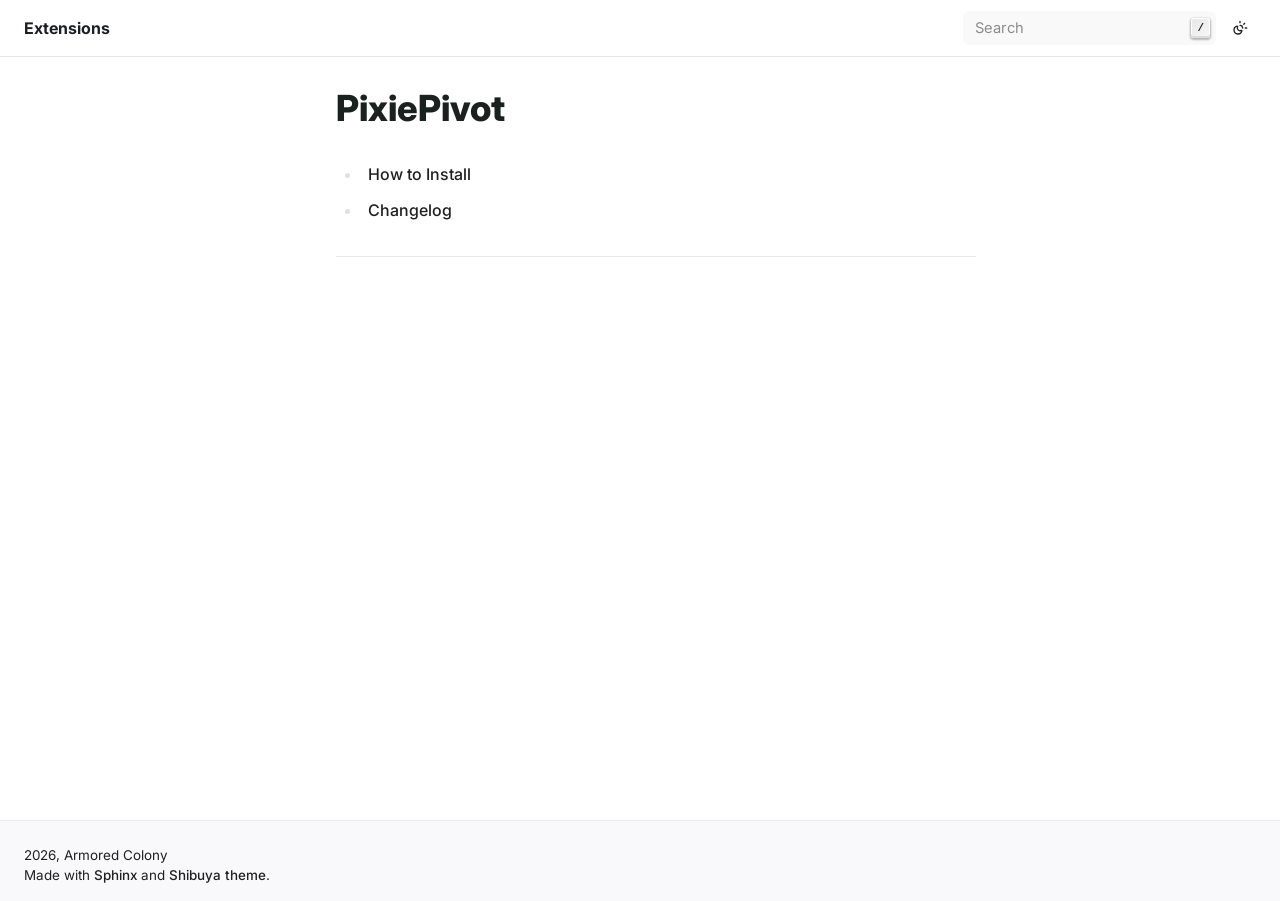
<file: docs/pixiepivot/index.html>
<!DOCTYPE html>
<html lang="en" data-accent-color="violet" data-content_root="../">
<head>
  <meta charset="utf-8">
  <meta name="viewport" content="width=device-width, initial-scale=1.0"><title>PixiePivot - Extensions 0.1 documentation</title><link rel="index" title="Index" href="../genindex.html" /><link rel="search" title="Search" href="../search.html" /><script>
    function setColorMode(t){let e=document.documentElement;e.setAttribute("data-color-mode",t);let a=window.matchMedia&&window.matchMedia("(prefers-color-scheme: dark)").matches,s=t;"auto"===t&&(s=a?"dark":"light"),"light"===s?(e.classList.remove("dark"),e.classList.add("light")):(e.classList.remove("light"),e.classList.add("dark"))}
    setColorMode(localStorage._theme||"auto");
  </script><link rel="stylesheet" type="text/css" href="../_static/pygments.css?v=e1a1ceaf" />
    <link rel="stylesheet" type="text/css" href="../_static/shibuya.css?v=44020203" />
    <link rel="stylesheet" type="text/css" href="../_static/sphinx-design.min.css?v=95c83b7e" />
    <link media="print" rel="stylesheet" type="text/css" href="../_static/print.css?v=20ff2c19" />
    <link rel="stylesheet" type="text/css" href="../_static/custom.css?v=9ea3dcd4" />
    <link rel="preconnect" href="https://fonts.googleapis.com">
<link rel="preconnect" href="https://fonts.gstatic.com" crossorigin>
<link href="https://fonts.googleapis.com/css2?family=Inter:wght@400;500;600;700&display=swap" rel="stylesheet">
<style>
:root {
  --sy-f-text: "Inter", var(--sy-f-sys), var(--sy-f-cjk), sans-serif;
  --sy-f-heading: "Inter", var(--sy-f-sys), var(--sy-f-cjk), sans-serif;
}
</style>
    <meta property="og:type" content="website"/><meta property="og:title" content="PixiePivot"/>
    <meta name="twitter:card" content="summary"/>
  </head>
<body><div class="sy-head">
  <div class="sy-head-blur"></div>
  <div class="sy-head-inner sy-container mx-auto">
    <a class="sy-head-brand" href="../index.html">
      
      
      <strong>Extensions</strong>
    </a>
    <div class="sy-head-nav" id="head-nav">
      <nav class="sy-head-links"></nav>
      <div class="sy-head-extra flex items-center print:hidden"><form class="searchbox flex items-center" action="../search.html" method="get">
  <input type="text" name="q" placeholder="Search" />
  <kbd>/</kbd>
</form><div class="sy-head-socials"></div></div>
    </div>
    <div class="sy-head-actions flex items-center shrink-0 print:hidden"><button class="js-theme theme-switch flex items-center"
data-aria-auto="Switch to light color mode"
data-aria-light="Switch to dark color mode"
data-aria-dark="Switch to auto color mode">
<i class="i-lucide theme-icon"></i>
</button><button class="md:hidden flex items-center js-menu" aria-label="Menu" type="button" aria-controls="head-nav" aria-expanded="false">
        <div class="hamburger">
          <span class="hamburger_1"></span>
          <span class="hamburger_2"></span>
          <span class="hamburger_3"></span>
        </div>
      </button>
    </div>
  </div>
</div>
<div class="sy-page sy-container flex mx-auto">
  <aside id="lside" class="sy-lside md:w-72 md:shrink-0 print:hidden">
    <div class="sy-lside-inner md:sticky">
      <div class="sy-scrollbar p-6">
        <div class="globaltoc" data-expand-depth="0">
        </div>
      </div>
    </div>
  </aside>
  <div class="lside-overlay js-menu" role="button" aria-label="Close left sidebar" aria-controls="lside" aria-expanded="false"></div>
  <aside id="rside" class="sy-rside pb-3 w-64 shrink-0 order-last">
    <button class="rside-close js-menu xl:hidden" aria-label="Close Table of Contents" type="button" aria-controls="rside" aria-expanded="false">
      <i class="i-lucide close"></i>
    </button>
    <div class="sy-scrollbar sy-rside-inner px-6 xl:top-16 xl:sticky xl:pl-0 pt-6 pb-4"><div id="ethical-ad-placement" data-ea-publisher="readthedocs"></div></div>
  </aside>
  <div class="rside-overlay js-menu" role="button" aria-label="Close Table of Contents" aria-controls="rside" aria-expanded="false"></div>
  <main class="sy-main w-full max-sm:max-w-full print:pt-6">
<div class="sy-breadcrumbs" role="navigation">
  <div class="sy-breadcrumbs-inner flex items-center">
    <div class="md:hidden mr-3">
      <button class="js-menu" aria-label="Menu" type="button" aria-controls="lside" aria-expanded="false">
        <i class="i-lucide menu"></i>
      </button>
    </div>
    <ol class="flex-1" itemscope itemtype="https://schema.org/BreadcrumbList"><li itemprop="itemListElement" itemscope itemtype="https://schema.org/ListItem">
        <a itemprop="item" href="../index.html"><span itemprop="name">Extensions</span></a>
        <span>/</span>
        <meta itemprop="position" content="1" />
      </li><li itemprop="itemListElement" itemscope itemtype="https://schema.org/ListItem">
        <strong itemprop="name">PixiePivot</strong>
        <meta itemprop="position" content="2" />
      </li></ol>
    <div class="xl:hidden ml-1">
      <button class="js-menu" aria-label="Show table of contents" type="button" aria-controls="rside"
        aria-expanded="false">
        <i class="i-lucide outdent"></i>
      </button>
    </div>
  </div>
</div><div class="flex flex-col break-words justify-between">
      <div class="relative min-w-0 max-w-6xl px-6 pb-6 pt-8 xl:px-12">
  <article class="yue" role="main">
          <section id="pixiepivot">
<h1>PixiePivot<a class="headerlink" href="#pixiepivot" title="Link to this heading">¶</a></h1>
<div class="toctree-wrapper compound">
<ul>
<li class="toctree-l1"><a class="reference internal" href="installation/index.html">How to Install</a></li>
<li class="toctree-l1"><a class="reference internal" href="changelog.html">Changelog</a></li>
</ul>
</div>
</section>

        </article><button class="back-to-top" type="button">
  <svg xmlns="http://www.w3.org/2000/svg" viewBox="0 0 24 24">
    <path d="M13 20h-2V8l-5.5 5.5-1.42-1.42L12 4.16l7.92 7.92-1.42 1.42L13 8v12z"></path>
  </svg>
  <span>Back to top</span>
</button><div class="navigation flex print:hidden"></div></div>
    </div>
  </main>
</div>
<footer class="sy-foot">
  <div class="sy-foot-inner sy-container mx-auto">
    <div class="sy-foot-reserved md:flex justify-between items-center">
      <div class="sy-foot-copyright"><p>2026, Armored Colony</p>
  
  <p>
    Made with
    
    <a href="https://www.sphinx-doc.org/">Sphinx</a> and
    
    <a href="https://shibuya.lepture.com">Shibuya theme</a>.
  </p>
</div>
      <div class="sy-foot-socials"></div>
    </div>
  </div>
</footer>
      <script src="../_static/documentation_options.js?v=2709fde1"></script>
      <script src="../_static/doctools.js?v=fd6eb6e6"></script>
      <script src="../_static/sphinx_highlight.js?v=6ffebe34"></script>
      <script src="../_static/design-tabs.js?v=f930bc37"></script>
      <script src="../_static/shibuya.js?v=cac61aee"></script></body>
</html>
</file>
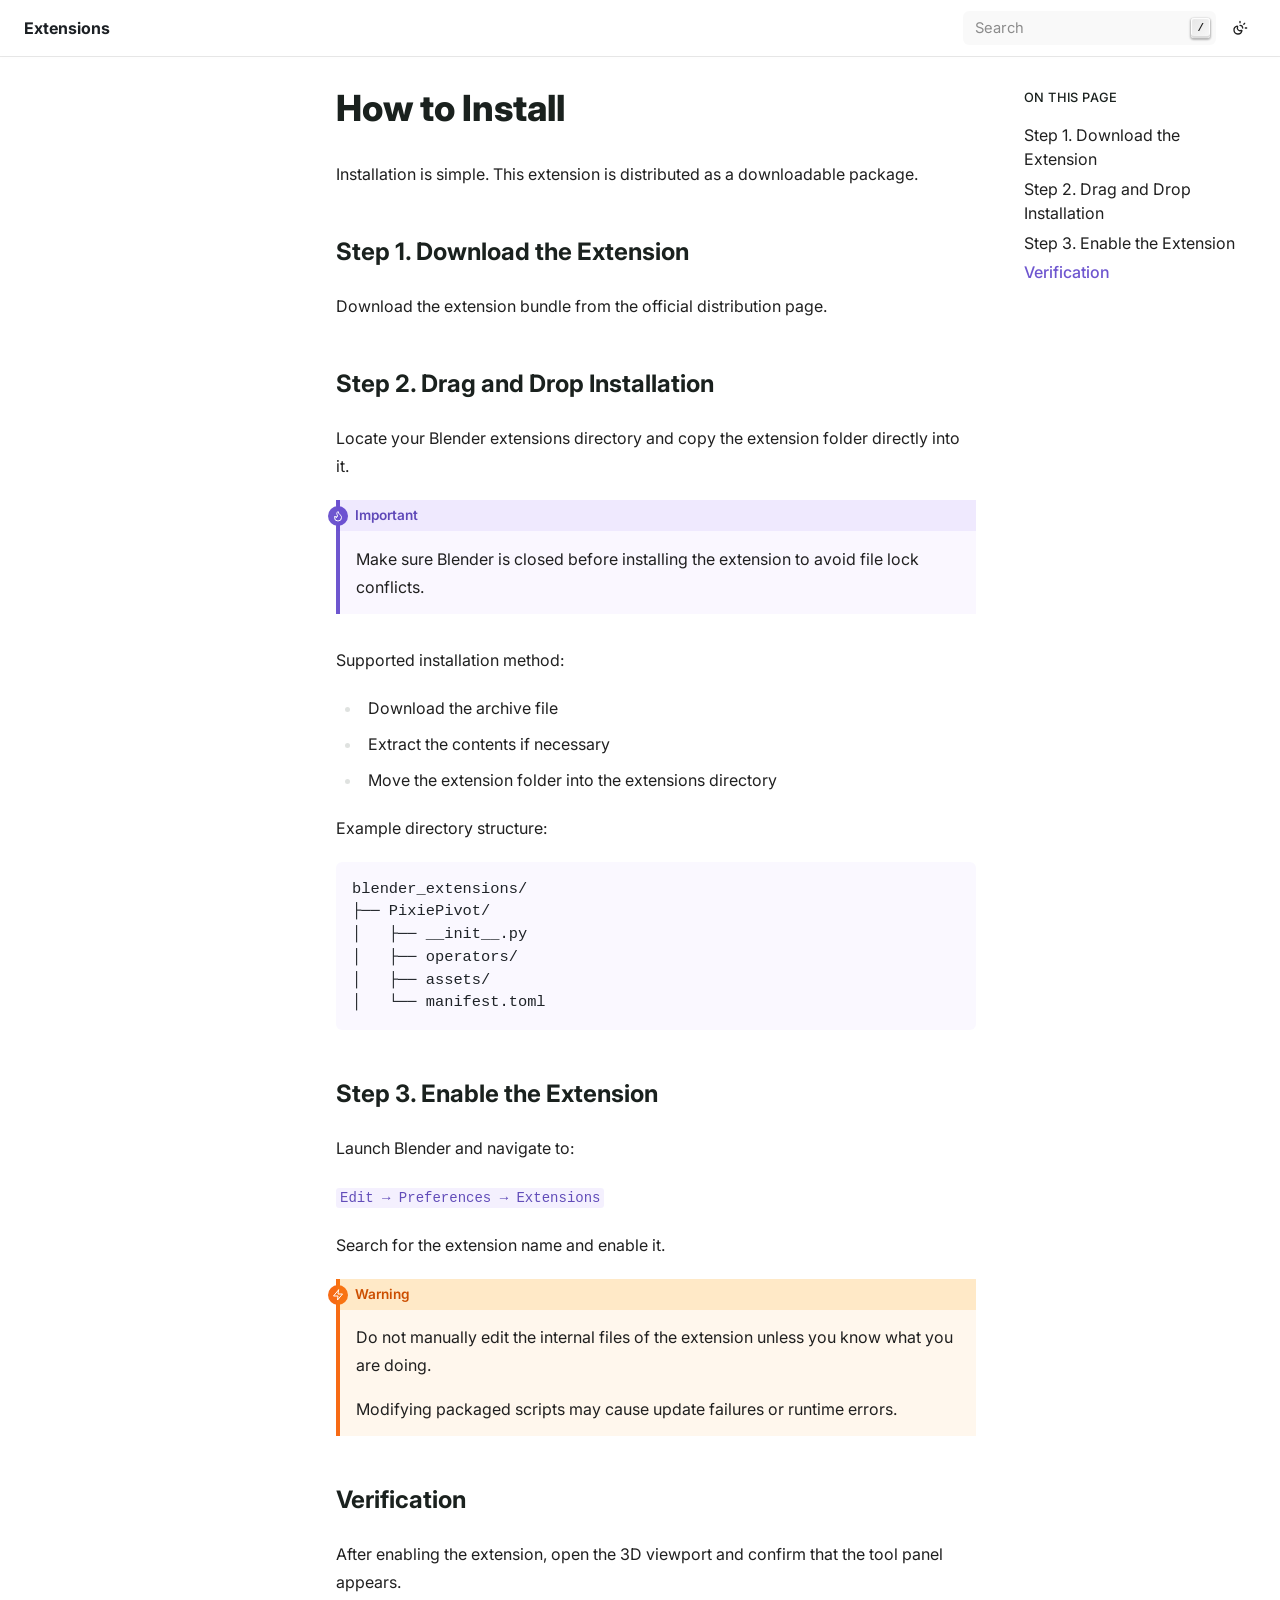
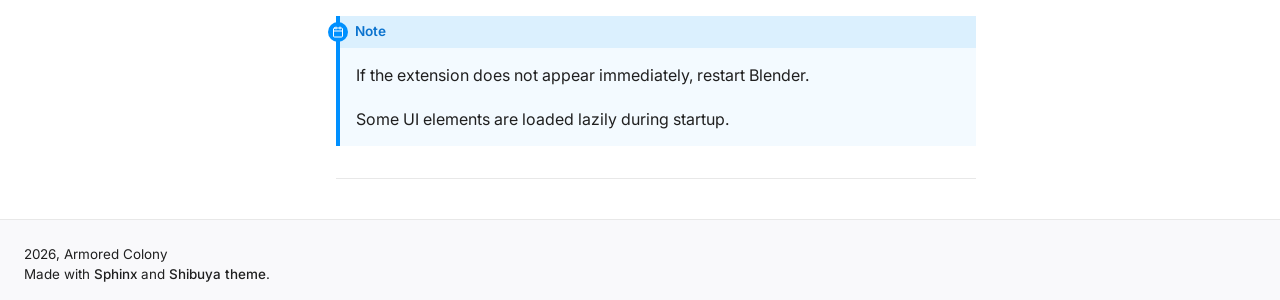
<file: docs/pixiepivot/installation/index.html>
<!DOCTYPE html>
<html lang="en" data-accent-color="violet" data-content_root="../../">
<head>
  <meta charset="utf-8">
  <meta name="viewport" content="width=device-width, initial-scale=1.0"><title>How to Install - Extensions 0.1 documentation</title><link rel="index" title="Index" href="../../genindex.html" /><link rel="search" title="Search" href="../../search.html" /><script>
    function setColorMode(t){let e=document.documentElement;e.setAttribute("data-color-mode",t);let a=window.matchMedia&&window.matchMedia("(prefers-color-scheme: dark)").matches,s=t;"auto"===t&&(s=a?"dark":"light"),"light"===s?(e.classList.remove("dark"),e.classList.add("light")):(e.classList.remove("light"),e.classList.add("dark"))}
    setColorMode(localStorage._theme||"auto");
  </script><link rel="stylesheet" type="text/css" href="../../_static/pygments.css?v=e1a1ceaf" />
    <link rel="stylesheet" type="text/css" href="../../_static/shibuya.css?v=44020203" />
    <link rel="stylesheet" type="text/css" href="../../_static/sphinx-design.min.css?v=95c83b7e" />
    <link media="print" rel="stylesheet" type="text/css" href="../../_static/print.css?v=20ff2c19" />
    <link rel="stylesheet" type="text/css" href="../../_static/custom.css?v=9ea3dcd4" />
    <link rel="preconnect" href="https://fonts.googleapis.com">
<link rel="preconnect" href="https://fonts.gstatic.com" crossorigin>
<link href="https://fonts.googleapis.com/css2?family=Inter:wght@400;500;600;700&display=swap" rel="stylesheet">
<style>
:root {
  --sy-f-text: "Inter", var(--sy-f-sys), var(--sy-f-cjk), sans-serif;
  --sy-f-heading: "Inter", var(--sy-f-sys), var(--sy-f-cjk), sans-serif;
}
</style>
    <meta property="og:type" content="website"/><meta property="og:title" content="How to Install"/>
    <meta name="twitter:card" content="summary"/>
  </head>
<body><div class="sy-head">
  <div class="sy-head-blur"></div>
  <div class="sy-head-inner sy-container mx-auto">
    <a class="sy-head-brand" href="../../index.html">
      
      
      <strong>Extensions</strong>
    </a>
    <div class="sy-head-nav" id="head-nav">
      <nav class="sy-head-links"></nav>
      <div class="sy-head-extra flex items-center print:hidden"><form class="searchbox flex items-center" action="../../search.html" method="get">
  <input type="text" name="q" placeholder="Search" />
  <kbd>/</kbd>
</form><div class="sy-head-socials"></div></div>
    </div>
    <div class="sy-head-actions flex items-center shrink-0 print:hidden"><button class="js-theme theme-switch flex items-center"
data-aria-auto="Switch to light color mode"
data-aria-light="Switch to dark color mode"
data-aria-dark="Switch to auto color mode">
<i class="i-lucide theme-icon"></i>
</button><button class="md:hidden flex items-center js-menu" aria-label="Menu" type="button" aria-controls="head-nav" aria-expanded="false">
        <div class="hamburger">
          <span class="hamburger_1"></span>
          <span class="hamburger_2"></span>
          <span class="hamburger_3"></span>
        </div>
      </button>
    </div>
  </div>
</div>
<div class="sy-page sy-container flex mx-auto">
  <aside id="lside" class="sy-lside md:w-72 md:shrink-0 print:hidden">
    <div class="sy-lside-inner md:sticky">
      <div class="sy-scrollbar p-6">
        <div class="globaltoc" data-expand-depth="0">
        </div>
      </div>
    </div>
  </aside>
  <div class="lside-overlay js-menu" role="button" aria-label="Close left sidebar" aria-controls="lside" aria-expanded="false"></div>
  <aside id="rside" class="sy-rside pb-3 w-64 shrink-0 order-last">
    <button class="rside-close js-menu xl:hidden" aria-label="Close Table of Contents" type="button" aria-controls="rside" aria-expanded="false">
      <i class="i-lucide close"></i>
    </button>
    <div class="sy-scrollbar sy-rside-inner px-6 xl:top-16 xl:sticky xl:pl-0 pt-6 pb-4"><div class="localtoc"><h3>On this page</h3><ul>
<li><a class="reference internal" href="#step-1-download-the-extension">Step 1. Download the Extension</a></li>
<li><a class="reference internal" href="#step-2-drag-and-drop-installation">Step 2. Drag and Drop Installation</a></li>
<li><a class="reference internal" href="#step-3-enable-the-extension">Step 3. Enable the Extension</a></li>
<li><a class="reference internal" href="#verification">Verification</a></li>
</ul>
</div><div id="ethical-ad-placement" data-ea-publisher="readthedocs"></div></div>
  </aside>
  <div class="rside-overlay js-menu" role="button" aria-label="Close Table of Contents" aria-controls="rside" aria-expanded="false"></div>
  <main class="sy-main w-full max-sm:max-w-full print:pt-6">
<div class="sy-breadcrumbs" role="navigation">
  <div class="sy-breadcrumbs-inner flex items-center">
    <div class="md:hidden mr-3">
      <button class="js-menu" aria-label="Menu" type="button" aria-controls="lside" aria-expanded="false">
        <i class="i-lucide menu"></i>
      </button>
    </div>
    <ol class="flex-1" itemscope itemtype="https://schema.org/BreadcrumbList"><li itemprop="itemListElement" itemscope itemtype="https://schema.org/ListItem">
        <a itemprop="item" href="../../index.html"><span itemprop="name">Extensions</span></a>
        <span>/</span>
        <meta itemprop="position" content="1" />
      </li><li itemprop="itemListElement" itemscope itemtype="https://schema.org/ListItem">
        <strong itemprop="name">How to Install</strong>
        <meta itemprop="position" content="2" />
      </li></ol>
    <div class="xl:hidden ml-1">
      <button class="js-menu" aria-label="Show table of contents" type="button" aria-controls="rside"
        aria-expanded="false">
        <i class="i-lucide outdent"></i>
      </button>
    </div>
  </div>
</div><div class="flex flex-col break-words justify-between">
      <div class="relative min-w-0 max-w-6xl px-6 pb-6 pt-8 xl:px-12">
  <article class="yue" role="main">
          <section id="how-to-install">
<h1>How to Install<a class="headerlink" href="#how-to-install" title="Link to this heading">¶</a></h1>
<p>Installation is simple. This extension is distributed as a downloadable package.</p>
<section id="step-1-download-the-extension">
<h2>Step 1. Download the Extension<a class="headerlink" href="#step-1-download-the-extension" title="Link to this heading">¶</a></h2>
<p>Download the extension bundle from the official distribution page.</p>
</section>
<section id="step-2-drag-and-drop-installation">
<h2>Step 2. Drag and Drop Installation<a class="headerlink" href="#step-2-drag-and-drop-installation" title="Link to this heading">¶</a></h2>
<p>Locate your Blender extensions directory and copy the extension folder directly into it.</p>
<div class="admonition important">
<p class="admonition-title">Important</p>
<p>Make sure Blender is closed before installing the extension to avoid file lock conflicts.</p>
</div>
<p>Supported installation method:</p>
<ul class="simple">
<li><p>Download the archive file</p></li>
<li><p>Extract the contents if necessary</p></li>
<li><p>Move the extension folder into the extensions directory</p></li>
</ul>
<p>Example directory structure:</p>
<div class="highlight-default notranslate"><div class="highlight"><pre><span></span><span data-line="1">blender_extensions/
</span><span data-line="2">├── PixiePivot/
</span><span data-line="3">│   ├── __init__.py
</span><span data-line="4">│   ├── operators/
</span><span data-line="5">│   ├── assets/
</span><span data-line="6">│   └── manifest.toml
</span></pre></div>
</div>
</section>
<section id="step-3-enable-the-extension">
<h2>Step 3. Enable the Extension<a class="headerlink" href="#step-3-enable-the-extension" title="Link to this heading">¶</a></h2>
<p>Launch Blender and navigate to:</p>
<p><code class="docutils literal notranslate"><span class="pre">Edit</span> <span class="pre">→</span> <span class="pre">Preferences</span> <span class="pre">→</span> <span class="pre">Extensions</span></code></p>
<p>Search for the extension name and enable it.</p>
<div class="admonition warning">
<p class="admonition-title">Warning</p>
<p>Do not manually edit the internal files of the extension unless you know what you are doing.</p>
<p>Modifying packaged scripts may cause update failures or runtime errors.</p>
</div>
</section>
<section id="verification">
<h2>Verification<a class="headerlink" href="#verification" title="Link to this heading">¶</a></h2>
<p>After enabling the extension, open the 3D viewport and confirm that the tool panel appears.</p>
<div class="admonition note">
<p class="admonition-title">Note</p>
<p>If the extension does not appear immediately, restart Blender.</p>
<p>Some UI elements are loaded lazily during startup.</p>
</div>
</section>
</section>

        </article><button class="back-to-top" type="button">
  <svg xmlns="http://www.w3.org/2000/svg" viewBox="0 0 24 24">
    <path d="M13 20h-2V8l-5.5 5.5-1.42-1.42L12 4.16l7.92 7.92-1.42 1.42L13 8v12z"></path>
  </svg>
  <span>Back to top</span>
</button><div class="navigation flex print:hidden"></div></div>
    </div>
  </main>
</div>
<footer class="sy-foot">
  <div class="sy-foot-inner sy-container mx-auto">
    <div class="sy-foot-reserved md:flex justify-between items-center">
      <div class="sy-foot-copyright"><p>2026, Armored Colony</p>
  
  <p>
    Made with
    
    <a href="https://www.sphinx-doc.org/">Sphinx</a> and
    
    <a href="https://shibuya.lepture.com">Shibuya theme</a>.
  </p>
</div>
      <div class="sy-foot-socials"></div>
    </div>
  </div>
</footer>
      <script src="../../_static/documentation_options.js?v=2709fde1"></script>
      <script src="../../_static/doctools.js?v=fd6eb6e6"></script>
      <script src="../../_static/sphinx_highlight.js?v=6ffebe34"></script>
      <script src="../../_static/design-tabs.js?v=f930bc37"></script>
      <script src="../../_static/shibuya.js?v=cac61aee"></script></body>
</html>
</file>
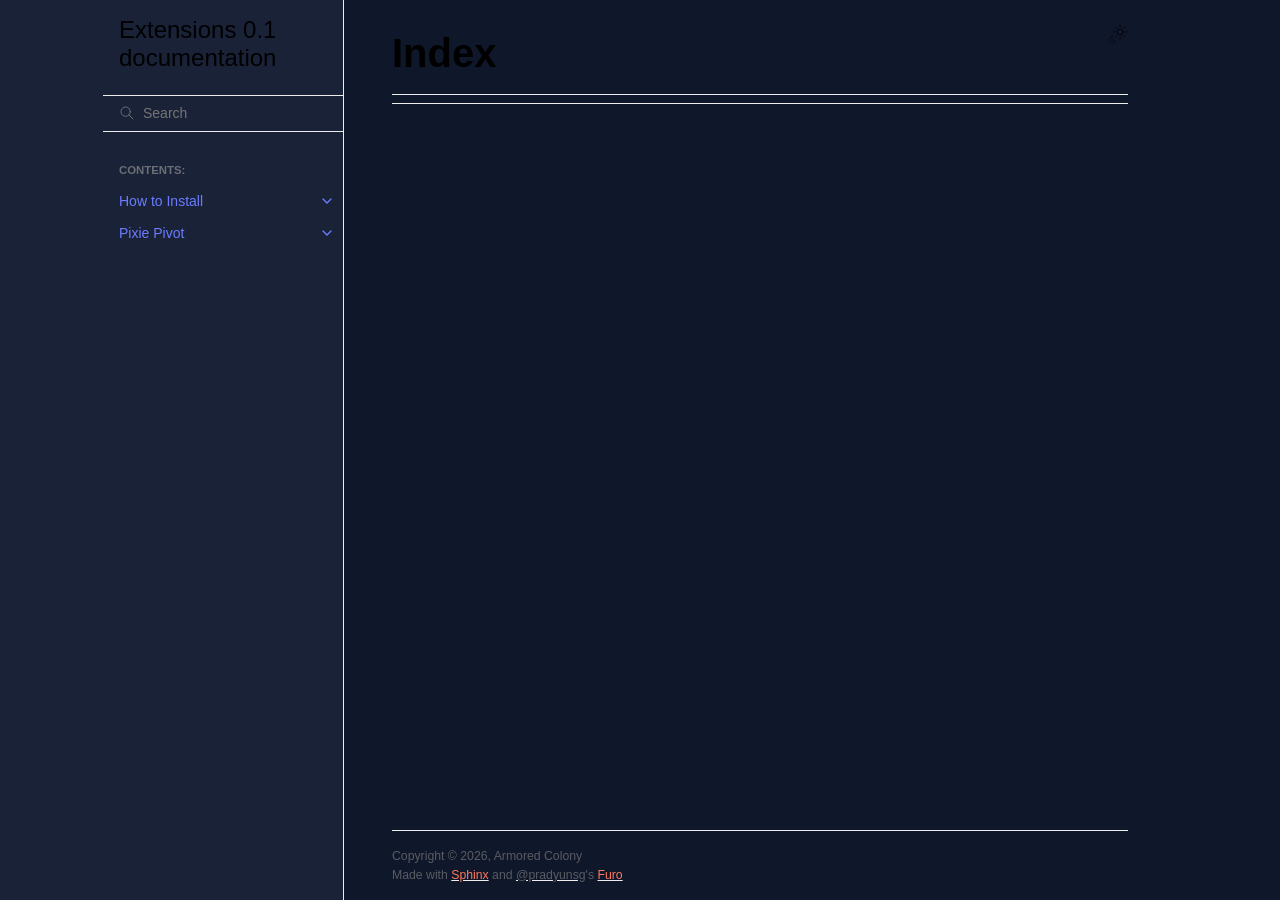
<file: genindex.html>
<!doctype html>
<html class="no-js" lang="en" data-content_root="./">
  <head><meta charset="utf-8">
    <meta name="viewport" content="width=device-width,initial-scale=1">
    <meta name="color-scheme" content="light dark"><link rel="index" title="Index" href="#"><link rel="search" title="Search" href="search.html">

    <!-- Generated with Sphinx 9.0.4 and Furo 2025.12.19 --><title>Index - Extensions 0.1 documentation</title>
<link rel="stylesheet" type="text/css" href="_static/pygments.css?v=d111a655" />
    <link rel="stylesheet" type="text/css" href="_static/styles/furo.css?v=7bdb33bb" />
    <link rel="stylesheet" type="text/css" href="_static/styles/furo-extensions.css?v=8dab3a3b" />
    
    


<style>
  body {
    --color-code-background: #f2f2f2;
  --color-code-foreground: #1e1e1e;
  --color-brand-primary: #6b7cff;
  --color-brand-content: #7a8bff;
  --color-link: #ff7a5c;
  --color-background-primary: #0f172a;
  --color-background-secondary: #1a2238;
  
  }
  @media not print {
    body[data-theme="dark"] {
      --color-code-background: #202020;
  --color-code-foreground: #d0d0d0;
  --color-brand-primary: #6b7cff;
  --color-brand-content: #7a8bff;
  --color-link: #ff7a5c;
  --color-background-primary: #0f172a;
  --color-background-secondary: #1a2238;
  
    }
    @media (prefers-color-scheme: dark) {
      body:not([data-theme="light"]) {
        --color-code-background: #202020;
  --color-code-foreground: #d0d0d0;
  --color-brand-primary: #6b7cff;
  --color-brand-content: #7a8bff;
  --color-link: #ff7a5c;
  --color-background-primary: #0f172a;
  --color-background-secondary: #1a2238;
  
      }
    }
  }
</style></head>
  <body>
    
    <script>
      document.body.dataset.theme = localStorage.getItem("theme") || "auto";
    </script>
    

<svg xmlns="http://www.w3.org/2000/svg" style="display: none;">
  <symbol id="svg-toc" viewBox="0 0 24 24">
    <title>Contents</title>
    <svg stroke="currentColor" fill="currentColor" stroke-width="0" viewBox="0 0 1024 1024">
      <path d="M408 442h480c4.4 0 8-3.6 8-8v-56c0-4.4-3.6-8-8-8H408c-4.4 0-8 3.6-8 8v56c0 4.4 3.6 8 8 8zm-8 204c0 4.4 3.6 8 8 8h480c4.4 0 8-3.6 8-8v-56c0-4.4-3.6-8-8-8H408c-4.4 0-8 3.6-8 8v56zm504-486H120c-4.4 0-8 3.6-8 8v56c0 4.4 3.6 8 8 8h784c4.4 0 8-3.6 8-8v-56c0-4.4-3.6-8-8-8zm0 632H120c-4.4 0-8 3.6-8 8v56c0 4.4 3.6 8 8 8h784c4.4 0 8-3.6 8-8v-56c0-4.4-3.6-8-8-8zM115.4 518.9L271.7 642c5.8 4.6 14.4.5 14.4-6.9V388.9c0-7.4-8.5-11.5-14.4-6.9L115.4 505.1a8.74 8.74 0 0 0 0 13.8z"/>
    </svg>
  </symbol>
  <symbol id="svg-menu" viewBox="0 0 24 24">
    <title>Menu</title>
    <svg xmlns="http://www.w3.org/2000/svg" viewBox="0 0 24 24" fill="none" stroke="currentColor"
      stroke-width="2" stroke-linecap="round" stroke-linejoin="round" class="feather-menu">
      <line x1="3" y1="12" x2="21" y2="12"></line>
      <line x1="3" y1="6" x2="21" y2="6"></line>
      <line x1="3" y1="18" x2="21" y2="18"></line>
    </svg>
  </symbol>
  <symbol id="svg-arrow-right" viewBox="0 0 24 24">
    <title>Expand</title>
    <svg xmlns="http://www.w3.org/2000/svg" viewBox="0 0 24 24" fill="none" stroke="currentColor"
      stroke-width="2" stroke-linecap="round" stroke-linejoin="round" class="feather-chevron-right">
      <polyline points="9 18 15 12 9 6"></polyline>
    </svg>
  </symbol>
  <symbol id="svg-sun" viewBox="0 0 24 24">
    <title>Light mode</title>
    <svg xmlns="http://www.w3.org/2000/svg" viewBox="0 0 24 24" fill="none" stroke="currentColor"
      stroke-width="1" stroke-linecap="round" stroke-linejoin="round" class="feather-sun">
      <circle cx="12" cy="12" r="5"></circle>
      <line x1="12" y1="1" x2="12" y2="3"></line>
      <line x1="12" y1="21" x2="12" y2="23"></line>
      <line x1="4.22" y1="4.22" x2="5.64" y2="5.64"></line>
      <line x1="18.36" y1="18.36" x2="19.78" y2="19.78"></line>
      <line x1="1" y1="12" x2="3" y2="12"></line>
      <line x1="21" y1="12" x2="23" y2="12"></line>
      <line x1="4.22" y1="19.78" x2="5.64" y2="18.36"></line>
      <line x1="18.36" y1="5.64" x2="19.78" y2="4.22"></line>
    </svg>
  </symbol>
  <symbol id="svg-moon" viewBox="0 0 24 24">
    <title>Dark mode</title>
    <svg xmlns="http://www.w3.org/2000/svg" viewBox="0 0 24 24" fill="none" stroke="currentColor"
      stroke-width="1" stroke-linecap="round" stroke-linejoin="round" class="icon-tabler-moon">
      <path stroke="none" d="M0 0h24v24H0z" fill="none" />
      <path d="M12 3c.132 0 .263 0 .393 0a7.5 7.5 0 0 0 7.92 12.446a9 9 0 1 1 -8.313 -12.454z" />
    </svg>
  </symbol>
  <symbol id="svg-sun-with-moon" viewBox="0 0 24 24">
    <title>Auto light/dark, in light mode</title>
    <svg xmlns="http://www.w3.org/2000/svg" viewBox="0 0 24 24" fill="none" stroke="currentColor"
      stroke-width="1" stroke-linecap="round" stroke-linejoin="round"
      class="icon-custom-derived-from-feather-sun-and-tabler-moon">
      <path style="opacity: 50%" d="M 5.411 14.504 C 5.471 14.504 5.532 14.504 5.591 14.504 C 3.639 16.319 4.383 19.569 6.931 20.352 C 7.693 20.586 8.512 20.551 9.25 20.252 C 8.023 23.207 4.056 23.725 2.11 21.184 C 0.166 18.642 1.702 14.949 4.874 14.536 C 5.051 14.512 5.231 14.5 5.411 14.5 L 5.411 14.504 Z"/>
      <line x1="14.5" y1="3.25" x2="14.5" y2="1.25"/>
      <line x1="14.5" y1="15.85" x2="14.5" y2="17.85"/>
      <line x1="10.044" y1="5.094" x2="8.63" y2="3.68"/>
      <line x1="19" y1="14.05" x2="20.414" y2="15.464"/>
      <line x1="8.2" y1="9.55" x2="6.2" y2="9.55"/>
      <line x1="20.8" y1="9.55" x2="22.8" y2="9.55"/>
      <line x1="10.044" y1="14.006" x2="8.63" y2="15.42"/>
      <line x1="19" y1="5.05" x2="20.414" y2="3.636"/>
      <circle cx="14.5" cy="9.55" r="3.6"/>
    </svg>
  </symbol>
  <symbol id="svg-moon-with-sun" viewBox="0 0 24 24">
    <title>Auto light/dark, in dark mode</title>
    <svg xmlns="http://www.w3.org/2000/svg" viewBox="0 0 24 24" fill="none" stroke="currentColor"
      stroke-width="1" stroke-linecap="round" stroke-linejoin="round"
      class="icon-custom-derived-from-feather-sun-and-tabler-moon">
      <path d="M 8.282 7.007 C 8.385 7.007 8.494 7.007 8.595 7.007 C 5.18 10.184 6.481 15.869 10.942 17.24 C 12.275 17.648 13.706 17.589 15 17.066 C 12.851 22.236 5.91 23.143 2.505 18.696 C -0.897 14.249 1.791 7.786 7.342 7.063 C 7.652 7.021 7.965 7 8.282 7 L 8.282 7.007 Z"/>
      <line style="opacity: 50%" x1="18" y1="3.705" x2="18" y2="2.5"/>
      <line style="opacity: 50%" x1="18" y1="11.295" x2="18" y2="12.5"/>
      <line style="opacity: 50%" x1="15.316" y1="4.816" x2="14.464" y2="3.964"/>
      <line style="opacity: 50%" x1="20.711" y1="10.212" x2="21.563" y2="11.063"/>
      <line style="opacity: 50%" x1="14.205" y1="7.5" x2="13.001" y2="7.5"/>
      <line style="opacity: 50%" x1="21.795" y1="7.5" x2="23" y2="7.5"/>
      <line style="opacity: 50%" x1="15.316" y1="10.184" x2="14.464" y2="11.036"/>
      <line style="opacity: 50%" x1="20.711" y1="4.789" x2="21.563" y2="3.937"/>
      <circle style="opacity: 50%" cx="18" cy="7.5" r="2.169"/>
    </svg>
  </symbol>
  <symbol id="svg-pencil" viewBox="0 0 24 24">
    <svg xmlns="http://www.w3.org/2000/svg" viewBox="0 0 24 24" fill="none" stroke="currentColor"
      stroke-width="1" stroke-linecap="round" stroke-linejoin="round" class="icon-tabler-pencil-code">
      <path d="M4 20h4l10.5 -10.5a2.828 2.828 0 1 0 -4 -4l-10.5 10.5v4" />
      <path d="M13.5 6.5l4 4" />
      <path d="M20 21l2 -2l-2 -2" />
      <path d="M17 17l-2 2l2 2" />
    </svg>
  </symbol>
  <symbol id="svg-eye" viewBox="0 0 24 24">
    <svg xmlns="http://www.w3.org/2000/svg" viewBox="0 0 24 24" fill="none" stroke="currentColor"
      stroke-width="1" stroke-linecap="round" stroke-linejoin="round" class="icon-tabler-eye-code">
      <path stroke="none" d="M0 0h24v24H0z" fill="none" />
      <path d="M10 12a2 2 0 1 0 4 0a2 2 0 0 0 -4 0" />
      <path
        d="M11.11 17.958c-3.209 -.307 -5.91 -2.293 -8.11 -5.958c2.4 -4 5.4 -6 9 -6c3.6 0 6.6 2 9 6c-.21 .352 -.427 .688 -.647 1.008" />
      <path d="M20 21l2 -2l-2 -2" />
      <path d="M17 17l-2 2l2 2" />
    </svg>
  </symbol>
</svg>

<input type="checkbox" class="sidebar-toggle" name="__navigation" id="__navigation" aria-label="Toggle site navigation sidebar">
<input type="checkbox" class="sidebar-toggle" name="__toc" id="__toc" aria-label="Toggle table of contents sidebar">
<label class="overlay sidebar-overlay" for="__navigation"></label>
<label class="overlay toc-overlay" for="__toc"></label>

<a class="skip-to-content muted-link" href="#furo-main-content">Skip to content</a>



<div class="page">
  <header class="mobile-header">
    <div class="header-left">
      <label class="nav-overlay-icon" for="__navigation">
        <span class="icon"><svg><use href="#svg-menu"></use></svg></span>
      </label>
    </div>
    <div class="header-center">
      <a href="index.html"><div class="brand">Extensions 0.1 documentation</div></a>
    </div>
    <div class="header-right">
      <div class="theme-toggle-container theme-toggle-header">
        <button class="theme-toggle" aria-label="Toggle Light / Dark / Auto color theme">
          <svg class="theme-icon-when-auto-light"><use href="#svg-sun-with-moon"></use></svg>
          <svg class="theme-icon-when-auto-dark"><use href="#svg-moon-with-sun"></use></svg>
          <svg class="theme-icon-when-dark"><use href="#svg-moon"></use></svg>
          <svg class="theme-icon-when-light"><use href="#svg-sun"></use></svg>
        </button>
      </div>
      <label class="toc-overlay-icon toc-header-icon no-toc" for="__toc">
        <span class="icon"><svg><use href="#svg-toc"></use></svg></span>
      </label>
    </div>
  </header>
  <aside class="sidebar-drawer">
    <div class="sidebar-container">
      
      <div class="sidebar-sticky"><a class="sidebar-brand" href="index.html">
  
  <span class="sidebar-brand-text">Extensions 0.1 documentation</span>
  
</a><form class="sidebar-search-container" method="get" action="search.html" role="search">
  <input class="sidebar-search" placeholder="Search" name="q" aria-label="Search">
  <input type="hidden" name="check_keywords" value="yes">
  <input type="hidden" name="area" value="default">
</form>
<div id="searchbox"></div><div class="sidebar-scroll"><div class="sidebar-tree">
  <p class="caption" role="heading"><span class="caption-text">Contents:</span></p>
<ul>
<li class="toctree-l1 has-children"><a class="reference internal" href="installation/index.html">How to Install</a><input aria-label="Toggle navigation of How to Install" class="toctree-checkbox" id="toctree-checkbox-1" name="toctree-checkbox-1" role="switch" type="checkbox"/><label for="toctree-checkbox-1"><span class="icon"><svg><use href="#svg-arrow-right"></use></svg></span></label><ul class="simple">
</ul>
</li>
<li class="toctree-l1 has-children"><a class="reference internal" href="pixiepivot/index.html">Pixie Pivot</a><input aria-label="Toggle navigation of Pixie Pivot" class="toctree-checkbox" id="toctree-checkbox-2" name="toctree-checkbox-2" role="switch" type="checkbox"/><label for="toctree-checkbox-2"><span class="icon"><svg><use href="#svg-arrow-right"></use></svg></span></label><ul class="simple">
</ul>
</li>
</ul>

</div>
</div>

      </div>
      
    </div>
  </aside>
  <div class="main">
    <div class="content">
      <div class="article-container">
        <a href="#" class="back-to-top muted-link">
          <svg xmlns="http://www.w3.org/2000/svg" viewBox="0 0 24 24">
            <path d="M13 20h-2V8l-5.5 5.5-1.42-1.42L12 4.16l7.92 7.92-1.42 1.42L13 8v12z"></path>
          </svg>
          <span>Back to top</span>
        </a>
        <div class="content-icon-container">
          <div class="theme-toggle-container theme-toggle-content">
            <button class="theme-toggle" aria-label="Toggle Light / Dark / Auto color theme">
              <svg class="theme-icon-when-auto-light"><use href="#svg-sun-with-moon"></use></svg>
              <svg class="theme-icon-when-auto-dark"><use href="#svg-moon-with-sun"></use></svg>
              <svg class="theme-icon-when-dark"><use href="#svg-moon"></use></svg>
              <svg class="theme-icon-when-light"><use href="#svg-sun"></use></svg>
            </button>
          </div>
          <label class="toc-overlay-icon toc-content-icon no-toc" for="__toc">
            <span class="icon"><svg><use href="#svg-toc"></use></svg></span>
          </label>
        </div>
        <article role="main" id="furo-main-content">
          
<section class="genindex-section">
  <h1 id="index">Index</h1>
  <div class="genindex-jumpbox"></div>
</section>

        </article>
      </div>
      <footer>
        
        <div class="related-pages">
          
          
        </div>
        <div class="bottom-of-page">
          <div class="left-details">
            <div class="copyright">
                Copyright &#169; 2026, Armored Colony
            </div>
            Made with <a href="https://www.sphinx-doc.org/">Sphinx</a> and <a class="muted-link" href="https://pradyunsg.me">@pradyunsg</a>'s
            
            <a href="https://github.com/pradyunsg/furo">Furo</a>
            
          </div>
          <div class="right-details">
            
          </div>
        </div>
        
      </footer>
    </div>
    <aside class="toc-drawer no-toc">
      
      
      
    </aside>
  </div>
</div><script src="_static/documentation_options.js?v=2709fde1"></script>
    <script src="_static/doctools.js?v=fd6eb6e6"></script>
    <script src="_static/sphinx_highlight.js?v=6ffebe34"></script>
    <script src="_static/scripts/furo.js?v=46bd48cc"></script>
    </body>
</html>
</file>
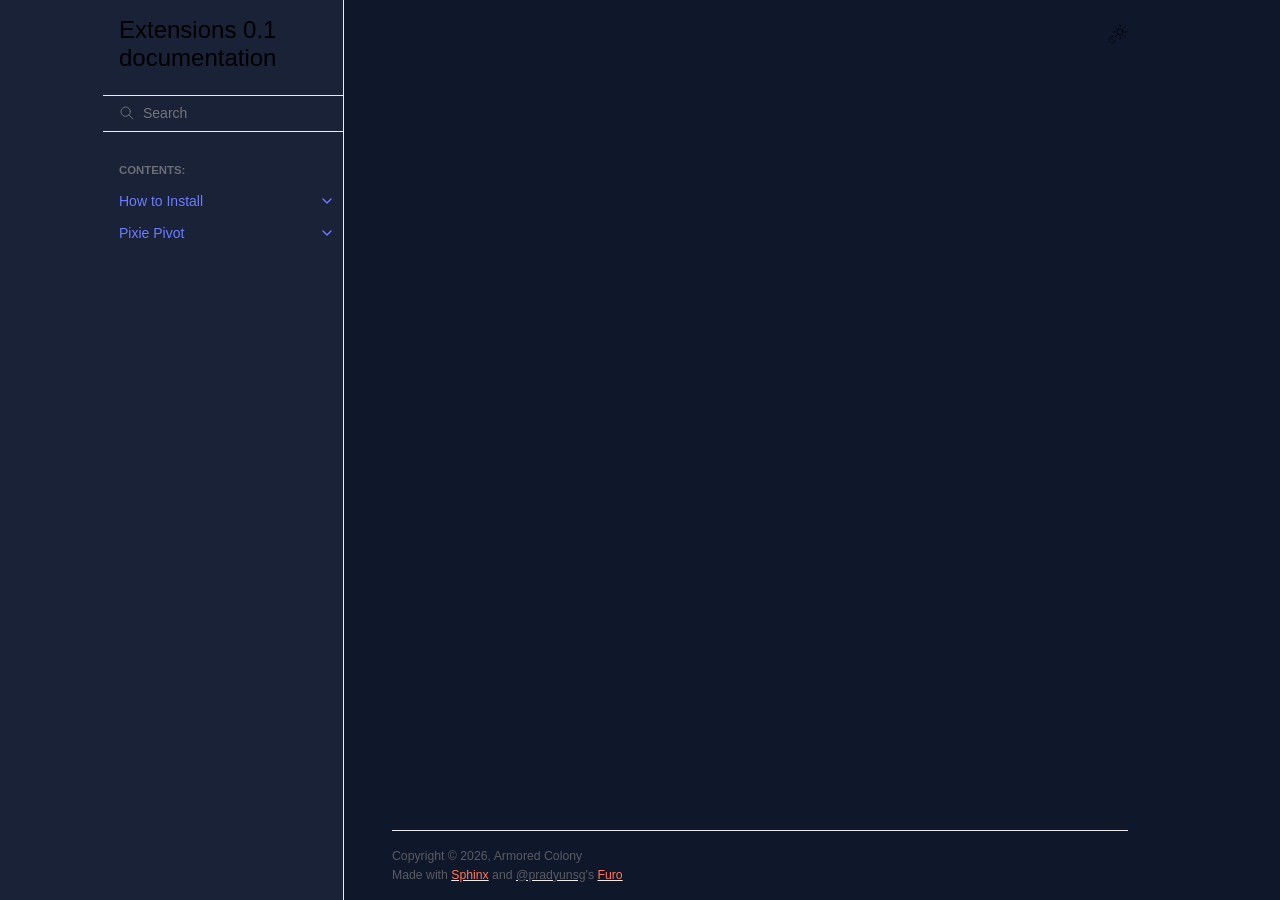
<file: search.html>
<!doctype html>
<html class="no-js" lang="en" data-content_root="./">
  <head>
<meta charset="utf-8">
    <meta name="viewport" content="width=device-width,initial-scale=1">
    <meta name="color-scheme" content="light dark"><link rel="index" title="Index" href="genindex.html"><link rel="search" title="Search" href="#">

    <!-- Generated with Sphinx 9.0.4 and Furo 2025.12.19 -->
<meta name="robots" content="noindex" />
<title>Search - Extensions 0.1 documentation</title><link rel="stylesheet" type="text/css" href="_static/pygments.css?v=d111a655" />
    <link rel="stylesheet" type="text/css" href="_static/styles/furo.css?v=7bdb33bb" />
    <link rel="stylesheet" type="text/css" href="_static/styles/furo-extensions.css?v=8dab3a3b" />
    
    


<style>
  body {
    --color-code-background: #f2f2f2;
  --color-code-foreground: #1e1e1e;
  --color-brand-primary: #6b7cff;
  --color-brand-content: #7a8bff;
  --color-link: #ff7a5c;
  --color-background-primary: #0f172a;
  --color-background-secondary: #1a2238;
  
  }
  @media not print {
    body[data-theme="dark"] {
      --color-code-background: #202020;
  --color-code-foreground: #d0d0d0;
  --color-brand-primary: #6b7cff;
  --color-brand-content: #7a8bff;
  --color-link: #ff7a5c;
  --color-background-primary: #0f172a;
  --color-background-secondary: #1a2238;
  
    }
    @media (prefers-color-scheme: dark) {
      body:not([data-theme="light"]) {
        --color-code-background: #202020;
  --color-code-foreground: #d0d0d0;
  --color-brand-primary: #6b7cff;
  --color-brand-content: #7a8bff;
  --color-link: #ff7a5c;
  --color-background-primary: #0f172a;
  --color-background-secondary: #1a2238;
  
      }
    }
  }
</style></head>
  <body>
    
    <script>
      document.body.dataset.theme = localStorage.getItem("theme") || "auto";
    </script>
    

<svg xmlns="http://www.w3.org/2000/svg" style="display: none;">
  <symbol id="svg-toc" viewBox="0 0 24 24">
    <title>Contents</title>
    <svg stroke="currentColor" fill="currentColor" stroke-width="0" viewBox="0 0 1024 1024">
      <path d="M408 442h480c4.4 0 8-3.6 8-8v-56c0-4.4-3.6-8-8-8H408c-4.4 0-8 3.6-8 8v56c0 4.4 3.6 8 8 8zm-8 204c0 4.4 3.6 8 8 8h480c4.4 0 8-3.6 8-8v-56c0-4.4-3.6-8-8-8H408c-4.4 0-8 3.6-8 8v56zm504-486H120c-4.4 0-8 3.6-8 8v56c0 4.4 3.6 8 8 8h784c4.4 0 8-3.6 8-8v-56c0-4.4-3.6-8-8-8zm0 632H120c-4.4 0-8 3.6-8 8v56c0 4.4 3.6 8 8 8h784c4.4 0 8-3.6 8-8v-56c0-4.4-3.6-8-8-8zM115.4 518.9L271.7 642c5.8 4.6 14.4.5 14.4-6.9V388.9c0-7.4-8.5-11.5-14.4-6.9L115.4 505.1a8.74 8.74 0 0 0 0 13.8z"/>
    </svg>
  </symbol>
  <symbol id="svg-menu" viewBox="0 0 24 24">
    <title>Menu</title>
    <svg xmlns="http://www.w3.org/2000/svg" viewBox="0 0 24 24" fill="none" stroke="currentColor"
      stroke-width="2" stroke-linecap="round" stroke-linejoin="round" class="feather-menu">
      <line x1="3" y1="12" x2="21" y2="12"></line>
      <line x1="3" y1="6" x2="21" y2="6"></line>
      <line x1="3" y1="18" x2="21" y2="18"></line>
    </svg>
  </symbol>
  <symbol id="svg-arrow-right" viewBox="0 0 24 24">
    <title>Expand</title>
    <svg xmlns="http://www.w3.org/2000/svg" viewBox="0 0 24 24" fill="none" stroke="currentColor"
      stroke-width="2" stroke-linecap="round" stroke-linejoin="round" class="feather-chevron-right">
      <polyline points="9 18 15 12 9 6"></polyline>
    </svg>
  </symbol>
  <symbol id="svg-sun" viewBox="0 0 24 24">
    <title>Light mode</title>
    <svg xmlns="http://www.w3.org/2000/svg" viewBox="0 0 24 24" fill="none" stroke="currentColor"
      stroke-width="1" stroke-linecap="round" stroke-linejoin="round" class="feather-sun">
      <circle cx="12" cy="12" r="5"></circle>
      <line x1="12" y1="1" x2="12" y2="3"></line>
      <line x1="12" y1="21" x2="12" y2="23"></line>
      <line x1="4.22" y1="4.22" x2="5.64" y2="5.64"></line>
      <line x1="18.36" y1="18.36" x2="19.78" y2="19.78"></line>
      <line x1="1" y1="12" x2="3" y2="12"></line>
      <line x1="21" y1="12" x2="23" y2="12"></line>
      <line x1="4.22" y1="19.78" x2="5.64" y2="18.36"></line>
      <line x1="18.36" y1="5.64" x2="19.78" y2="4.22"></line>
    </svg>
  </symbol>
  <symbol id="svg-moon" viewBox="0 0 24 24">
    <title>Dark mode</title>
    <svg xmlns="http://www.w3.org/2000/svg" viewBox="0 0 24 24" fill="none" stroke="currentColor"
      stroke-width="1" stroke-linecap="round" stroke-linejoin="round" class="icon-tabler-moon">
      <path stroke="none" d="M0 0h24v24H0z" fill="none" />
      <path d="M12 3c.132 0 .263 0 .393 0a7.5 7.5 0 0 0 7.92 12.446a9 9 0 1 1 -8.313 -12.454z" />
    </svg>
  </symbol>
  <symbol id="svg-sun-with-moon" viewBox="0 0 24 24">
    <title>Auto light/dark, in light mode</title>
    <svg xmlns="http://www.w3.org/2000/svg" viewBox="0 0 24 24" fill="none" stroke="currentColor"
      stroke-width="1" stroke-linecap="round" stroke-linejoin="round"
      class="icon-custom-derived-from-feather-sun-and-tabler-moon">
      <path style="opacity: 50%" d="M 5.411 14.504 C 5.471 14.504 5.532 14.504 5.591 14.504 C 3.639 16.319 4.383 19.569 6.931 20.352 C 7.693 20.586 8.512 20.551 9.25 20.252 C 8.023 23.207 4.056 23.725 2.11 21.184 C 0.166 18.642 1.702 14.949 4.874 14.536 C 5.051 14.512 5.231 14.5 5.411 14.5 L 5.411 14.504 Z"/>
      <line x1="14.5" y1="3.25" x2="14.5" y2="1.25"/>
      <line x1="14.5" y1="15.85" x2="14.5" y2="17.85"/>
      <line x1="10.044" y1="5.094" x2="8.63" y2="3.68"/>
      <line x1="19" y1="14.05" x2="20.414" y2="15.464"/>
      <line x1="8.2" y1="9.55" x2="6.2" y2="9.55"/>
      <line x1="20.8" y1="9.55" x2="22.8" y2="9.55"/>
      <line x1="10.044" y1="14.006" x2="8.63" y2="15.42"/>
      <line x1="19" y1="5.05" x2="20.414" y2="3.636"/>
      <circle cx="14.5" cy="9.55" r="3.6"/>
    </svg>
  </symbol>
  <symbol id="svg-moon-with-sun" viewBox="0 0 24 24">
    <title>Auto light/dark, in dark mode</title>
    <svg xmlns="http://www.w3.org/2000/svg" viewBox="0 0 24 24" fill="none" stroke="currentColor"
      stroke-width="1" stroke-linecap="round" stroke-linejoin="round"
      class="icon-custom-derived-from-feather-sun-and-tabler-moon">
      <path d="M 8.282 7.007 C 8.385 7.007 8.494 7.007 8.595 7.007 C 5.18 10.184 6.481 15.869 10.942 17.24 C 12.275 17.648 13.706 17.589 15 17.066 C 12.851 22.236 5.91 23.143 2.505 18.696 C -0.897 14.249 1.791 7.786 7.342 7.063 C 7.652 7.021 7.965 7 8.282 7 L 8.282 7.007 Z"/>
      <line style="opacity: 50%" x1="18" y1="3.705" x2="18" y2="2.5"/>
      <line style="opacity: 50%" x1="18" y1="11.295" x2="18" y2="12.5"/>
      <line style="opacity: 50%" x1="15.316" y1="4.816" x2="14.464" y2="3.964"/>
      <line style="opacity: 50%" x1="20.711" y1="10.212" x2="21.563" y2="11.063"/>
      <line style="opacity: 50%" x1="14.205" y1="7.5" x2="13.001" y2="7.5"/>
      <line style="opacity: 50%" x1="21.795" y1="7.5" x2="23" y2="7.5"/>
      <line style="opacity: 50%" x1="15.316" y1="10.184" x2="14.464" y2="11.036"/>
      <line style="opacity: 50%" x1="20.711" y1="4.789" x2="21.563" y2="3.937"/>
      <circle style="opacity: 50%" cx="18" cy="7.5" r="2.169"/>
    </svg>
  </symbol>
  <symbol id="svg-pencil" viewBox="0 0 24 24">
    <svg xmlns="http://www.w3.org/2000/svg" viewBox="0 0 24 24" fill="none" stroke="currentColor"
      stroke-width="1" stroke-linecap="round" stroke-linejoin="round" class="icon-tabler-pencil-code">
      <path d="M4 20h4l10.5 -10.5a2.828 2.828 0 1 0 -4 -4l-10.5 10.5v4" />
      <path d="M13.5 6.5l4 4" />
      <path d="M20 21l2 -2l-2 -2" />
      <path d="M17 17l-2 2l2 2" />
    </svg>
  </symbol>
  <symbol id="svg-eye" viewBox="0 0 24 24">
    <svg xmlns="http://www.w3.org/2000/svg" viewBox="0 0 24 24" fill="none" stroke="currentColor"
      stroke-width="1" stroke-linecap="round" stroke-linejoin="round" class="icon-tabler-eye-code">
      <path stroke="none" d="M0 0h24v24H0z" fill="none" />
      <path d="M10 12a2 2 0 1 0 4 0a2 2 0 0 0 -4 0" />
      <path
        d="M11.11 17.958c-3.209 -.307 -5.91 -2.293 -8.11 -5.958c2.4 -4 5.4 -6 9 -6c3.6 0 6.6 2 9 6c-.21 .352 -.427 .688 -.647 1.008" />
      <path d="M20 21l2 -2l-2 -2" />
      <path d="M17 17l-2 2l2 2" />
    </svg>
  </symbol>
</svg>

<input type="checkbox" class="sidebar-toggle" name="__navigation" id="__navigation" aria-label="Toggle site navigation sidebar">
<input type="checkbox" class="sidebar-toggle" name="__toc" id="__toc" aria-label="Toggle table of contents sidebar">
<label class="overlay sidebar-overlay" for="__navigation"></label>
<label class="overlay toc-overlay" for="__toc"></label>

<a class="skip-to-content muted-link" href="#furo-main-content">Skip to content</a>



<div class="page">
  <header class="mobile-header">
    <div class="header-left">
      <label class="nav-overlay-icon" for="__navigation">
        <span class="icon"><svg><use href="#svg-menu"></use></svg></span>
      </label>
    </div>
    <div class="header-center">
      <a href="index.html"><div class="brand">Extensions 0.1 documentation</div></a>
    </div>
    <div class="header-right">
      <div class="theme-toggle-container theme-toggle-header">
        <button class="theme-toggle" aria-label="Toggle Light / Dark / Auto color theme">
          <svg class="theme-icon-when-auto-light"><use href="#svg-sun-with-moon"></use></svg>
          <svg class="theme-icon-when-auto-dark"><use href="#svg-moon-with-sun"></use></svg>
          <svg class="theme-icon-when-dark"><use href="#svg-moon"></use></svg>
          <svg class="theme-icon-when-light"><use href="#svg-sun"></use></svg>
        </button>
      </div>
      <label class="toc-overlay-icon toc-header-icon no-toc" for="__toc">
        <span class="icon"><svg><use href="#svg-toc"></use></svg></span>
      </label>
    </div>
  </header>
  <aside class="sidebar-drawer">
    <div class="sidebar-container">
      
      <div class="sidebar-sticky"><a class="sidebar-brand" href="index.html">
  
  <span class="sidebar-brand-text">Extensions 0.1 documentation</span>
  
</a><form class="sidebar-search-container" method="get" action="#" role="search">
  <input class="sidebar-search" placeholder="Search" name="q" aria-label="Search">
  <input type="hidden" name="check_keywords" value="yes">
  <input type="hidden" name="area" value="default">
</form>
<div id="searchbox"></div><div class="sidebar-scroll"><div class="sidebar-tree">
  <p class="caption" role="heading"><span class="caption-text">Contents:</span></p>
<ul>
<li class="toctree-l1 has-children"><a class="reference internal" href="installation/index.html">How to Install</a><input aria-label="Toggle navigation of How to Install" class="toctree-checkbox" id="toctree-checkbox-1" name="toctree-checkbox-1" role="switch" type="checkbox"/><label for="toctree-checkbox-1"><span class="icon"><svg><use href="#svg-arrow-right"></use></svg></span></label><ul class="simple">
</ul>
</li>
<li class="toctree-l1 has-children"><a class="reference internal" href="pixiepivot/index.html">Pixie Pivot</a><input aria-label="Toggle navigation of Pixie Pivot" class="toctree-checkbox" id="toctree-checkbox-2" name="toctree-checkbox-2" role="switch" type="checkbox"/><label for="toctree-checkbox-2"><span class="icon"><svg><use href="#svg-arrow-right"></use></svg></span></label><ul class="simple">
</ul>
</li>
</ul>

</div>
</div>

      </div>
      
    </div>
  </aside>
  <div class="main">
    <div class="content">
      <div class="article-container">
        <a href="#" class="back-to-top muted-link">
          <svg xmlns="http://www.w3.org/2000/svg" viewBox="0 0 24 24">
            <path d="M13 20h-2V8l-5.5 5.5-1.42-1.42L12 4.16l7.92 7.92-1.42 1.42L13 8v12z"></path>
          </svg>
          <span>Back to top</span>
        </a>
        <div class="content-icon-container">
          <div class="theme-toggle-container theme-toggle-content">
            <button class="theme-toggle" aria-label="Toggle Light / Dark / Auto color theme">
              <svg class="theme-icon-when-auto-light"><use href="#svg-sun-with-moon"></use></svg>
              <svg class="theme-icon-when-auto-dark"><use href="#svg-moon-with-sun"></use></svg>
              <svg class="theme-icon-when-dark"><use href="#svg-moon"></use></svg>
              <svg class="theme-icon-when-light"><use href="#svg-sun"></use></svg>
            </button>
          </div>
          <label class="toc-overlay-icon toc-content-icon no-toc" for="__toc">
            <span class="icon"><svg><use href="#svg-toc"></use></svg></span>
          </label>
        </div>
        <article role="main" id="furo-main-content">
          
<noscript>
<div class="admonition error">
  <p class="admonition-title">Error</p>
  <p>
    Please activate JavaScript to enable the search functionality.
  </p>
</div>
</noscript>

<div id="search-results"></div>

        </article>
      </div>
      <footer>
        
        <div class="related-pages">
          
          
        </div>
        <div class="bottom-of-page">
          <div class="left-details">
            <div class="copyright">
                Copyright &#169; 2026, Armored Colony
            </div>
            Made with <a href="https://www.sphinx-doc.org/">Sphinx</a> and <a class="muted-link" href="https://pradyunsg.me">@pradyunsg</a>'s
            
            <a href="https://github.com/pradyunsg/furo">Furo</a>
            
          </div>
          <div class="right-details">
            
          </div>
        </div>
        
      </footer>
    </div>
    <aside class="toc-drawer no-toc">
      
      
      
    </aside>
  </div>
</div><script src="_static/documentation_options.js?v=2709fde1"></script>
    <script src="_static/doctools.js?v=fd6eb6e6"></script>
    <script src="_static/sphinx_highlight.js?v=6ffebe34"></script>
    <script src="_static/scripts/furo.js?v=46bd48cc"></script>
    
<script src="_static/searchtools.js"></script>
<script src="_static/language_data.js"></script>
<script src="searchindex.js"></script></body>
</html>
</file>
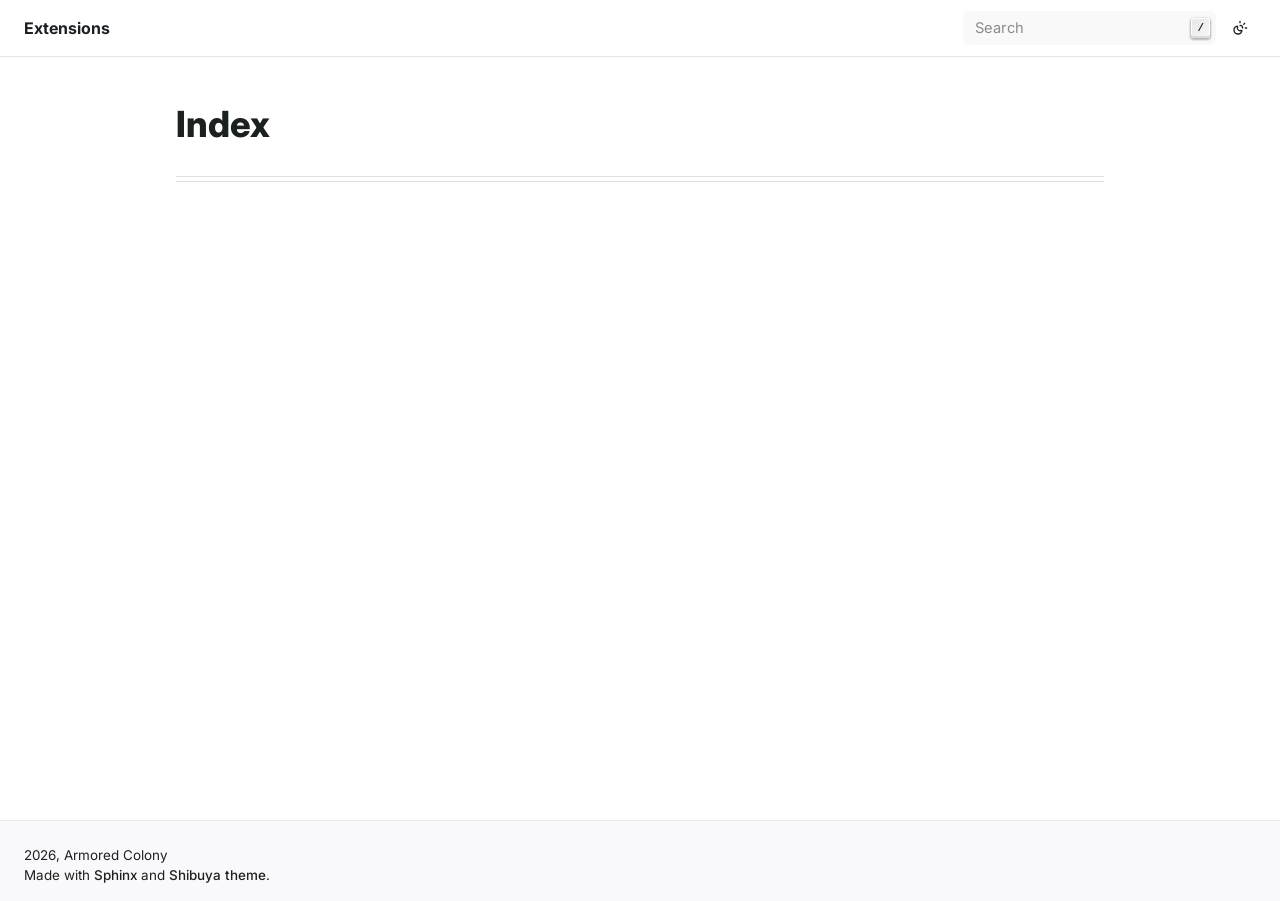
<file: docs/genindex.html>
<!DOCTYPE html>
<html lang="en" data-accent-color="violet" data-content_root="./">
<head>
  <meta charset="utf-8">
  <meta name="viewport" content="width=device-width, initial-scale=1.0"><title>Index - Extensions 0.1 documentation</title><link rel="index" title="Index" href="#" /><link rel="search" title="Search" href="search.html" /><script>
    function setColorMode(t){let e=document.documentElement;e.setAttribute("data-color-mode",t);let a=window.matchMedia&&window.matchMedia("(prefers-color-scheme: dark)").matches,s=t;"auto"===t&&(s=a?"dark":"light"),"light"===s?(e.classList.remove("dark"),e.classList.add("light")):(e.classList.remove("light"),e.classList.add("dark"))}
    setColorMode(localStorage._theme||"auto");
  </script><link rel="stylesheet" type="text/css" href="_static/pygments.css?v=e1a1ceaf" />
    <link rel="stylesheet" type="text/css" href="_static/shibuya.css?v=44020203" />
    <link rel="stylesheet" type="text/css" href="_static/sphinx-design.min.css?v=95c83b7e" />
    <link media="print" rel="stylesheet" type="text/css" href="_static/print.css?v=20ff2c19" />
    <link rel="stylesheet" type="text/css" href="_static/custom.css?v=9ea3dcd4" />
    <link rel="preconnect" href="https://fonts.googleapis.com">
<link rel="preconnect" href="https://fonts.gstatic.com" crossorigin>
<link href="https://fonts.googleapis.com/css2?family=Inter:wght@400;500;600;700&display=swap" rel="stylesheet">
<style>
:root {
  --sy-f-text: "Inter", var(--sy-f-sys), var(--sy-f-cjk), sans-serif;
  --sy-f-heading: "Inter", var(--sy-f-sys), var(--sy-f-cjk), sans-serif;
}
</style>
    </head>
<body><div class="sy-head">
  <div class="sy-head-blur"></div>
  <div class="sy-head-inner sy-container mx-auto">
    <a class="sy-head-brand" href="index.html">
      
      
      <strong>Extensions</strong>
    </a>
    <div class="sy-head-nav" id="head-nav">
      <nav class="sy-head-links"></nav>
      <div class="sy-head-extra flex items-center print:hidden"><form class="searchbox flex items-center" action="search.html" method="get">
  <input type="text" name="q" placeholder="Search" />
  <kbd>/</kbd>
</form><div class="sy-head-socials"></div></div>
    </div>
    <div class="sy-head-actions flex items-center shrink-0 print:hidden"><button class="js-theme theme-switch flex items-center"
data-aria-auto="Switch to light color mode"
data-aria-light="Switch to dark color mode"
data-aria-dark="Switch to auto color mode">
<i class="i-lucide theme-icon"></i>
</button><button class="md:hidden flex items-center js-menu" aria-label="Menu" type="button" aria-controls="head-nav" aria-expanded="false">
        <div class="hamburger">
          <span class="hamburger_1"></span>
          <span class="hamburger_2"></span>
          <span class="hamburger_3"></span>
        </div>
      </button>
    </div>
  </div>
</div><div class="sy-container mx-auto body">
    <main class="sy-content mx-auto pt-12 px-6 xl:px-12 break-words">
      <article class="yue" role="main">
        

<h1 id="index">Index</h1>

<div class="genindex-jumpbox">
 
</div>


      </article>
      
    </main>
  </div><footer class="sy-foot">
  <div class="sy-foot-inner sy-container mx-auto">
    <div class="sy-foot-reserved md:flex justify-between items-center">
      <div class="sy-foot-copyright"><p>2026, Armored Colony</p>
  
  <p>
    Made with
    
    <a href="https://www.sphinx-doc.org/">Sphinx</a> and
    
    <a href="https://shibuya.lepture.com">Shibuya theme</a>.
  </p>
</div>
      <div class="sy-foot-socials"></div>
    </div>
  </div>
</footer>
      <script src="_static/documentation_options.js?v=2709fde1"></script>
      <script src="_static/doctools.js?v=fd6eb6e6"></script>
      <script src="_static/sphinx_highlight.js?v=6ffebe34"></script>
      <script src="_static/design-tabs.js?v=f930bc37"></script>
      <script src="_static/shibuya.js?v=cac61aee"></script></body>
</html>
</file>
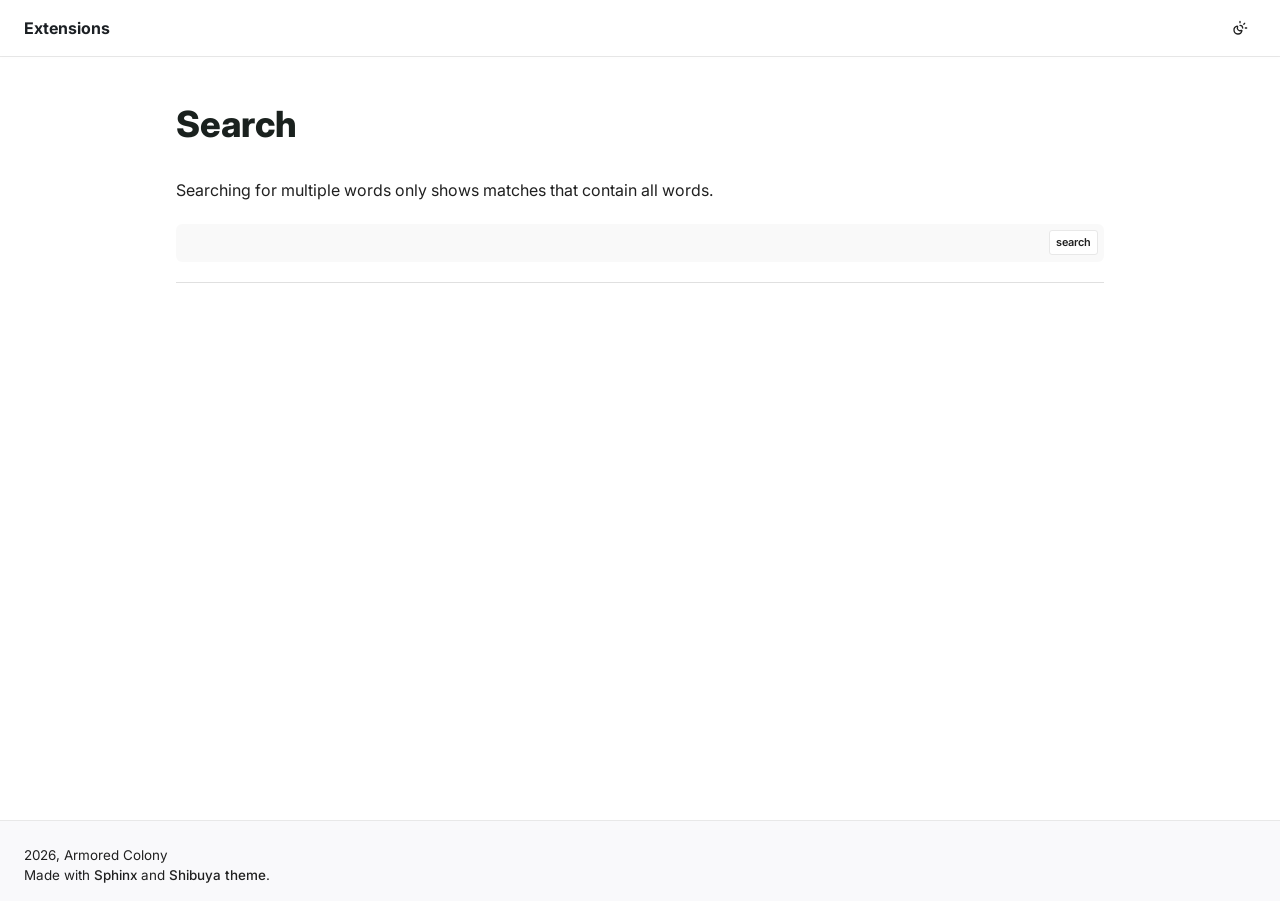
<file: docs/search.html>
<!DOCTYPE html>
<html lang="en" data-accent-color="violet" data-content_root="./">
<head>
  <meta charset="utf-8">
  <meta name="viewport" content="width=device-width, initial-scale=1.0"><title>Search - Extensions 0.1 documentation</title><link rel="index" title="Index" href="genindex.html" /><link rel="search" title="Search" href="#" /><script>
    function setColorMode(t){let e=document.documentElement;e.setAttribute("data-color-mode",t);let a=window.matchMedia&&window.matchMedia("(prefers-color-scheme: dark)").matches,s=t;"auto"===t&&(s=a?"dark":"light"),"light"===s?(e.classList.remove("dark"),e.classList.add("light")):(e.classList.remove("light"),e.classList.add("dark"))}
    setColorMode(localStorage._theme||"auto");
  </script><link rel="stylesheet" type="text/css" href="_static/pygments.css?v=e1a1ceaf" />
    <link rel="stylesheet" type="text/css" href="_static/shibuya.css?v=44020203" />
    <link rel="stylesheet" type="text/css" href="_static/sphinx-design.min.css?v=95c83b7e" />
    <link media="print" rel="stylesheet" type="text/css" href="_static/print.css?v=20ff2c19" />
    <link rel="stylesheet" type="text/css" href="_static/custom.css?v=9ea3dcd4" />
    <link rel="preconnect" href="https://fonts.googleapis.com">
<link rel="preconnect" href="https://fonts.gstatic.com" crossorigin>
<link href="https://fonts.googleapis.com/css2?family=Inter:wght@400;500;600;700&display=swap" rel="stylesheet">
<style>
:root {
  --sy-f-text: "Inter", var(--sy-f-sys), var(--sy-f-cjk), sans-serif;
  --sy-f-heading: "Inter", var(--sy-f-sys), var(--sy-f-cjk), sans-serif;
}
</style>
    
    <script src="searchindex.js" defer="defer"></script>
    <meta name="robots" content="noindex" />
    
</head>
<body><div class="sy-head">
  <div class="sy-head-blur"></div>
  <div class="sy-head-inner sy-container mx-auto">
    <a class="sy-head-brand" href="index.html">
      
      
      <strong>Extensions</strong>
    </a>
    <div class="sy-head-nav" id="head-nav">
      <nav class="sy-head-links"></nav>
      <div class="sy-head-extra flex items-center print:hidden"><div class="sy-head-socials"></div></div>
    </div>
    <div class="sy-head-actions flex items-center shrink-0 print:hidden"><button class="js-theme theme-switch flex items-center"
data-aria-auto="Switch to light color mode"
data-aria-light="Switch to dark color mode"
data-aria-dark="Switch to auto color mode">
<i class="i-lucide theme-icon"></i>
</button><button class="md:hidden flex items-center js-menu" aria-label="Menu" type="button" aria-controls="head-nav" aria-expanded="false">
        <div class="hamburger">
          <span class="hamburger_1"></span>
          <span class="hamburger_2"></span>
          <span class="hamburger_3"></span>
        </div>
      </button>
    </div>
  </div>
</div><div class="sy-container mx-auto body">
    <main class="sy-content mx-auto pt-12 px-6 xl:px-12 break-words">
      <article class="yue" role="main">
        
  <h1 id="search-documentation">Search</h1>
  
  <noscript>
  <div class="admonition warning">
  <p>
    Please activate JavaScript to enable the search
    functionality.
  </p>
  </div>
  </noscript>
  
  
  <p>
    Searching for multiple words only shows matches that contain
    all words.
  </p>
  
  
  <form class="searchform" action="" method="get">
    <input type="text" name="q" aria-labelledby="search-documentation" value="" autocomplete="off" autocorrect="off" autocapitalize="off" spellcheck="false"/>
    <button type="submit">search</button>
  </form>
  <p><span id="search-progress"></span></p>

  
  <div id="search-results"></div>
  

      </article>
      
    </main>
  </div><footer class="sy-foot">
  <div class="sy-foot-inner sy-container mx-auto">
    <div class="sy-foot-reserved md:flex justify-between items-center">
      <div class="sy-foot-copyright"><p>2026, Armored Colony</p>
  
  <p>
    Made with
    
    <a href="https://www.sphinx-doc.org/">Sphinx</a> and
    
    <a href="https://shibuya.lepture.com">Shibuya theme</a>.
  </p>
</div>
      <div class="sy-foot-socials"></div>
    </div>
  </div>
</footer>
    
      <script src="_static/documentation_options.js?v=2709fde1"></script>
      <script src="_static/doctools.js?v=fd6eb6e6"></script>
      <script src="_static/sphinx_highlight.js?v=6ffebe34"></script>
      <script src="_static/design-tabs.js?v=f930bc37"></script>
      <script src="_static/shibuya.js?v=cac61aee"></script>
    <script src="_static/searchtools.js"></script>
    <script src="_static/language_data.js"></script></body>
</html>
</file>
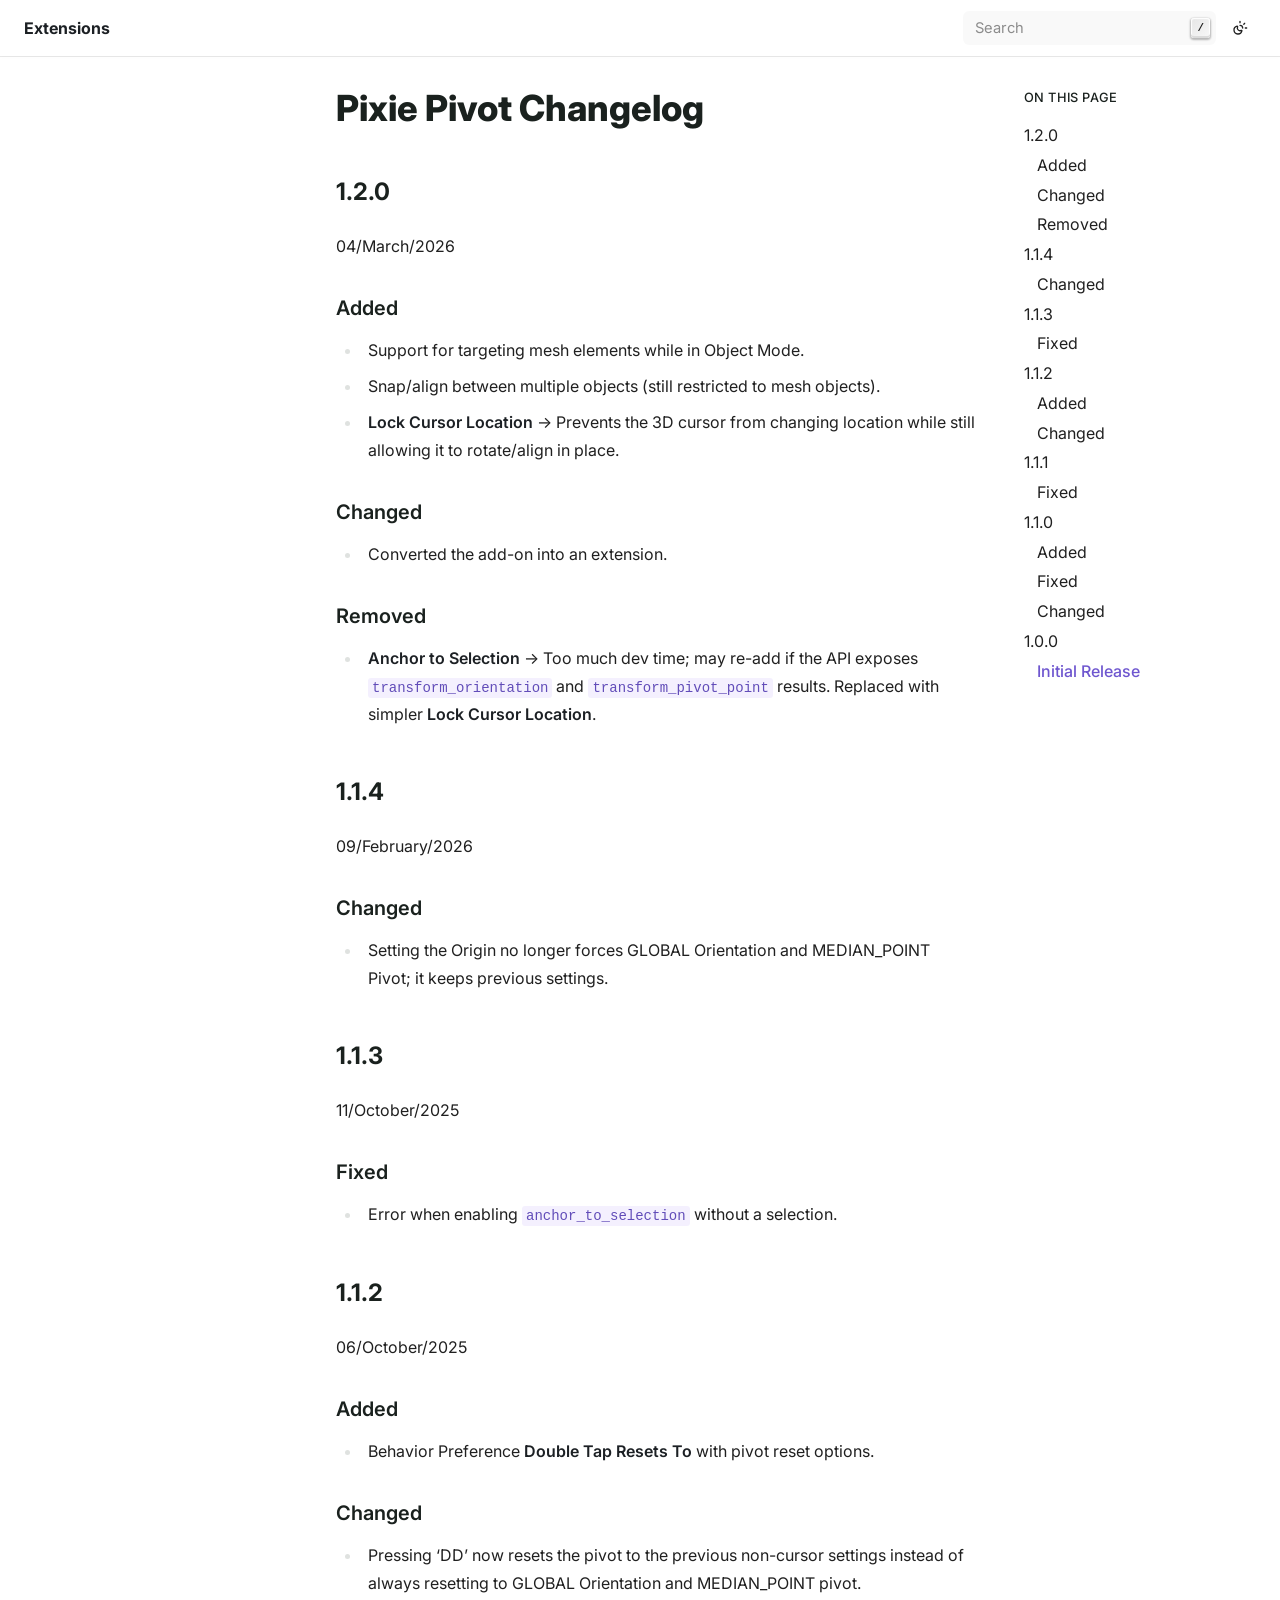
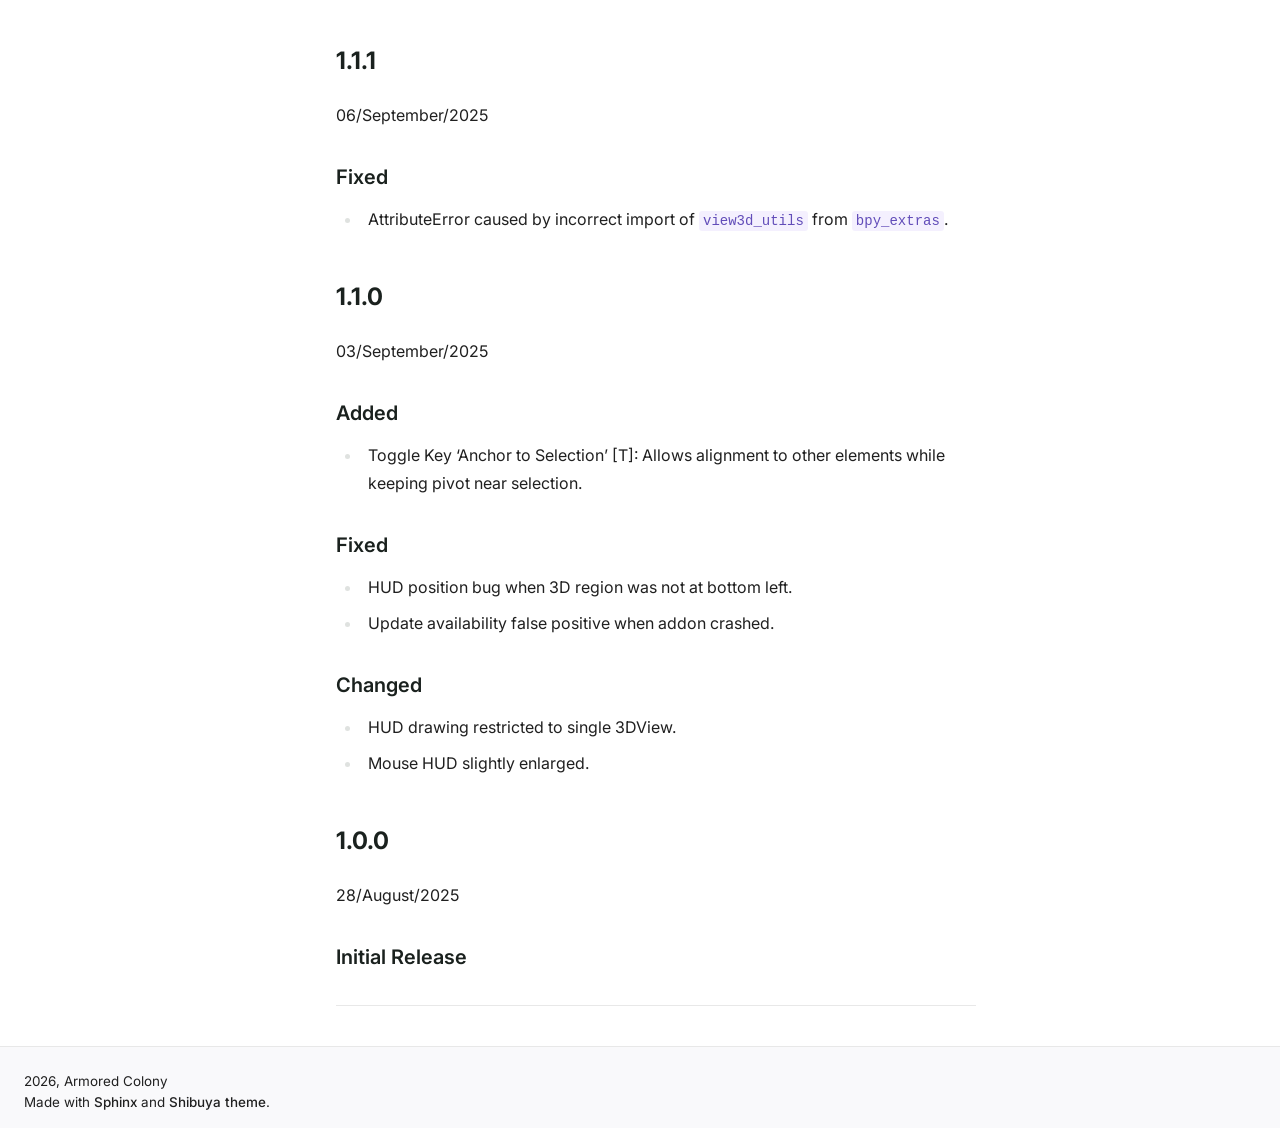
<file: docs/pixiepivot/changelog.html>
<!DOCTYPE html>
<html lang="en" data-accent-color="violet" data-content_root="../">
<head>
  <meta charset="utf-8">
  <meta name="viewport" content="width=device-width, initial-scale=1.0"><title>Pixie Pivot Changelog - Extensions 0.1 documentation</title><link rel="index" title="Index" href="../genindex.html" /><link rel="search" title="Search" href="../search.html" /><script>
    function setColorMode(t){let e=document.documentElement;e.setAttribute("data-color-mode",t);let a=window.matchMedia&&window.matchMedia("(prefers-color-scheme: dark)").matches,s=t;"auto"===t&&(s=a?"dark":"light"),"light"===s?(e.classList.remove("dark"),e.classList.add("light")):(e.classList.remove("light"),e.classList.add("dark"))}
    setColorMode(localStorage._theme||"auto");
  </script><link rel="stylesheet" type="text/css" href="../_static/pygments.css?v=e1a1ceaf" />
    <link rel="stylesheet" type="text/css" href="../_static/shibuya.css?v=44020203" />
    <link rel="stylesheet" type="text/css" href="../_static/sphinx-design.min.css?v=95c83b7e" />
    <link media="print" rel="stylesheet" type="text/css" href="../_static/print.css?v=20ff2c19" />
    <link rel="stylesheet" type="text/css" href="../_static/custom.css?v=9ea3dcd4" />
    <link rel="preconnect" href="https://fonts.googleapis.com">
<link rel="preconnect" href="https://fonts.gstatic.com" crossorigin>
<link href="https://fonts.googleapis.com/css2?family=Inter:wght@400;500;600;700&display=swap" rel="stylesheet">
<style>
:root {
  --sy-f-text: "Inter", var(--sy-f-sys), var(--sy-f-cjk), sans-serif;
  --sy-f-heading: "Inter", var(--sy-f-sys), var(--sy-f-cjk), sans-serif;
}
</style>
    <meta property="og:type" content="website"/><meta property="og:title" content="Pixie Pivot Changelog"/>
    <meta name="twitter:card" content="summary"/>
  </head>
<body><div class="sy-head">
  <div class="sy-head-blur"></div>
  <div class="sy-head-inner sy-container mx-auto">
    <a class="sy-head-brand" href="../index.html">
      
      
      <strong>Extensions</strong>
    </a>
    <div class="sy-head-nav" id="head-nav">
      <nav class="sy-head-links"></nav>
      <div class="sy-head-extra flex items-center print:hidden"><form class="searchbox flex items-center" action="../search.html" method="get">
  <input type="text" name="q" placeholder="Search" />
  <kbd>/</kbd>
</form><div class="sy-head-socials"></div></div>
    </div>
    <div class="sy-head-actions flex items-center shrink-0 print:hidden"><button class="js-theme theme-switch flex items-center"
data-aria-auto="Switch to light color mode"
data-aria-light="Switch to dark color mode"
data-aria-dark="Switch to auto color mode">
<i class="i-lucide theme-icon"></i>
</button><button class="md:hidden flex items-center js-menu" aria-label="Menu" type="button" aria-controls="head-nav" aria-expanded="false">
        <div class="hamburger">
          <span class="hamburger_1"></span>
          <span class="hamburger_2"></span>
          <span class="hamburger_3"></span>
        </div>
      </button>
    </div>
  </div>
</div>
<div class="sy-page sy-container flex mx-auto">
  <aside id="lside" class="sy-lside md:w-72 md:shrink-0 print:hidden">
    <div class="sy-lside-inner md:sticky">
      <div class="sy-scrollbar p-6">
        <div class="globaltoc" data-expand-depth="0">
        </div>
      </div>
    </div>
  </aside>
  <div class="lside-overlay js-menu" role="button" aria-label="Close left sidebar" aria-controls="lside" aria-expanded="false"></div>
  <aside id="rside" class="sy-rside pb-3 w-64 shrink-0 order-last">
    <button class="rside-close js-menu xl:hidden" aria-label="Close Table of Contents" type="button" aria-controls="rside" aria-expanded="false">
      <i class="i-lucide close"></i>
    </button>
    <div class="sy-scrollbar sy-rside-inner px-6 xl:top-16 xl:sticky xl:pl-0 pt-6 pb-4"><div class="localtoc"><h3>On this page</h3><ul>
<li><a class="reference internal" href="#id1">1.2.0</a><ul>
<li><a class="reference internal" href="#added">Added</a></li>
<li><a class="reference internal" href="#changed">Changed</a></li>
<li><a class="reference internal" href="#removed">Removed</a></li>
</ul>
</li>
<li><a class="reference internal" href="#id2">1.1.4</a><ul>
<li><a class="reference internal" href="#id3">Changed</a></li>
</ul>
</li>
<li><a class="reference internal" href="#id4">1.1.3</a><ul>
<li><a class="reference internal" href="#fixed">Fixed</a></li>
</ul>
</li>
<li><a class="reference internal" href="#id5">1.1.2</a><ul>
<li><a class="reference internal" href="#id6">Added</a></li>
<li><a class="reference internal" href="#id7">Changed</a></li>
</ul>
</li>
<li><a class="reference internal" href="#id8">1.1.1</a><ul>
<li><a class="reference internal" href="#id9">Fixed</a></li>
</ul>
</li>
<li><a class="reference internal" href="#id10">1.1.0</a><ul>
<li><a class="reference internal" href="#id11">Added</a></li>
<li><a class="reference internal" href="#id12">Fixed</a></li>
<li><a class="reference internal" href="#id13">Changed</a></li>
</ul>
</li>
<li><a class="reference internal" href="#id14">1.0.0</a><ul>
<li><a class="reference internal" href="#initial-release">Initial Release</a></li>
</ul>
</li>
</ul>
</div><div id="ethical-ad-placement" data-ea-publisher="readthedocs"></div></div>
  </aside>
  <div class="rside-overlay js-menu" role="button" aria-label="Close Table of Contents" aria-controls="rside" aria-expanded="false"></div>
  <main class="sy-main w-full max-sm:max-w-full print:pt-6">
<div class="sy-breadcrumbs" role="navigation">
  <div class="sy-breadcrumbs-inner flex items-center">
    <div class="md:hidden mr-3">
      <button class="js-menu" aria-label="Menu" type="button" aria-controls="lside" aria-expanded="false">
        <i class="i-lucide menu"></i>
      </button>
    </div>
    <ol class="flex-1" itemscope itemtype="https://schema.org/BreadcrumbList"><li itemprop="itemListElement" itemscope itemtype="https://schema.org/ListItem">
        <a itemprop="item" href="../index.html"><span itemprop="name">Extensions</span></a>
        <span>/</span>
        <meta itemprop="position" content="1" />
      </li><li itemprop="itemListElement" itemscope itemtype="https://schema.org/ListItem">
        <strong itemprop="name">Pixie Pivot Changelog</strong>
        <meta itemprop="position" content="2" />
      </li></ol>
    <div class="xl:hidden ml-1">
      <button class="js-menu" aria-label="Show table of contents" type="button" aria-controls="rside"
        aria-expanded="false">
        <i class="i-lucide outdent"></i>
      </button>
    </div>
  </div>
</div><div class="flex flex-col break-words justify-between">
      <div class="relative min-w-0 max-w-6xl px-6 pb-6 pt-8 xl:px-12">
  <article class="yue" role="main">
          <section id="pixie-pivot-changelog">
<h1>Pixie Pivot Changelog<a class="headerlink" href="#pixie-pivot-changelog" title="Link to this heading">¶</a></h1>
<section id="id1">
<h2>1.2.0<a class="headerlink" href="#id1" title="Link to this heading">¶</a></h2>
<p>04/March/2026</p>
<section id="added">
<h3>Added<a class="headerlink" href="#added" title="Link to this heading">¶</a></h3>
<ul class="simple">
<li><p>Support for targeting mesh elements while in Object Mode.</p></li>
<li><p>Snap/align between multiple objects (still restricted to mesh objects).</p></li>
<li><p><strong>Lock Cursor Location</strong> → Prevents the 3D cursor from changing location while still allowing it to rotate/align in place.</p></li>
</ul>
</section>
<section id="changed">
<h3>Changed<a class="headerlink" href="#changed" title="Link to this heading">¶</a></h3>
<ul class="simple">
<li><p>Converted the add-on into an extension.</p></li>
</ul>
</section>
<section id="removed">
<h3>Removed<a class="headerlink" href="#removed" title="Link to this heading">¶</a></h3>
<ul class="simple">
<li><p><strong>Anchor to Selection</strong> → Too much dev time; may re-add if the API exposes <code class="docutils literal notranslate"><span class="pre">transform_orientation</span></code> and <code class="docutils literal notranslate"><span class="pre">transform_pivot_point</span></code> results. Replaced with simpler <strong>Lock Cursor Location</strong>.</p></li>
</ul>
</section>
</section>
<section id="id2">
<h2>1.1.4<a class="headerlink" href="#id2" title="Link to this heading">¶</a></h2>
<p>09/February/2026</p>
<section id="id3">
<h3>Changed<a class="headerlink" href="#id3" title="Link to this heading">¶</a></h3>
<ul class="simple">
<li><p>Setting the Origin no longer forces GLOBAL Orientation and MEDIAN_POINT Pivot; it keeps previous settings.</p></li>
</ul>
</section>
</section>
<section id="id4">
<h2>1.1.3<a class="headerlink" href="#id4" title="Link to this heading">¶</a></h2>
<p>11/October/2025</p>
<section id="fixed">
<h3>Fixed<a class="headerlink" href="#fixed" title="Link to this heading">¶</a></h3>
<ul class="simple">
<li><p>Error when enabling <code class="docutils literal notranslate"><span class="pre">anchor_to_selection</span></code> without a selection.</p></li>
</ul>
</section>
</section>
<section id="id5">
<h2>1.1.2<a class="headerlink" href="#id5" title="Link to this heading">¶</a></h2>
<p>06/October/2025</p>
<section id="id6">
<h3>Added<a class="headerlink" href="#id6" title="Link to this heading">¶</a></h3>
<ul class="simple">
<li><p>Behavior Preference <strong>Double Tap Resets To</strong> with pivot reset options.</p></li>
</ul>
</section>
<section id="id7">
<h3>Changed<a class="headerlink" href="#id7" title="Link to this heading">¶</a></h3>
<ul class="simple">
<li><p>Pressing ‘DD’ now resets the pivot to the previous non-cursor settings instead of always resetting to GLOBAL Orientation and MEDIAN_POINT pivot.</p></li>
</ul>
</section>
</section>
<section id="id8">
<h2>1.1.1<a class="headerlink" href="#id8" title="Link to this heading">¶</a></h2>
<p>06/September/2025</p>
<section id="id9">
<h3>Fixed<a class="headerlink" href="#id9" title="Link to this heading">¶</a></h3>
<ul class="simple">
<li><p>AttributeError caused by incorrect import of <code class="docutils literal notranslate"><span class="pre">view3d_utils</span></code> from <code class="docutils literal notranslate"><span class="pre">bpy_extras</span></code>.</p></li>
</ul>
</section>
</section>
<section id="id10">
<h2>1.1.0<a class="headerlink" href="#id10" title="Link to this heading">¶</a></h2>
<p>03/September/2025</p>
<section id="id11">
<h3>Added<a class="headerlink" href="#id11" title="Link to this heading">¶</a></h3>
<ul class="simple">
<li><p>Toggle Key ‘Anchor to Selection’ [T]: Allows alignment to other elements while keeping pivot near selection.</p></li>
</ul>
</section>
<section id="id12">
<h3>Fixed<a class="headerlink" href="#id12" title="Link to this heading">¶</a></h3>
<ul class="simple">
<li><p>HUD position bug when 3D region was not at bottom left.</p></li>
<li><p>Update availability false positive when addon crashed.</p></li>
</ul>
</section>
<section id="id13">
<h3>Changed<a class="headerlink" href="#id13" title="Link to this heading">¶</a></h3>
<ul class="simple">
<li><p>HUD drawing restricted to single 3DView.</p></li>
<li><p>Mouse HUD slightly enlarged.</p></li>
</ul>
</section>
</section>
<section id="id14">
<h2>1.0.0<a class="headerlink" href="#id14" title="Link to this heading">¶</a></h2>
<p>28/August/2025</p>
<section id="initial-release">
<h3>Initial Release<a class="headerlink" href="#initial-release" title="Link to this heading">¶</a></h3>
</section>
</section>
</section>

        </article><button class="back-to-top" type="button">
  <svg xmlns="http://www.w3.org/2000/svg" viewBox="0 0 24 24">
    <path d="M13 20h-2V8l-5.5 5.5-1.42-1.42L12 4.16l7.92 7.92-1.42 1.42L13 8v12z"></path>
  </svg>
  <span>Back to top</span>
</button><div class="navigation flex print:hidden"></div></div>
    </div>
  </main>
</div>
<footer class="sy-foot">
  <div class="sy-foot-inner sy-container mx-auto">
    <div class="sy-foot-reserved md:flex justify-between items-center">
      <div class="sy-foot-copyright"><p>2026, Armored Colony</p>
  
  <p>
    Made with
    
    <a href="https://www.sphinx-doc.org/">Sphinx</a> and
    
    <a href="https://shibuya.lepture.com">Shibuya theme</a>.
  </p>
</div>
      <div class="sy-foot-socials"></div>
    </div>
  </div>
</footer>
      <script src="../_static/documentation_options.js?v=2709fde1"></script>
      <script src="../_static/doctools.js?v=fd6eb6e6"></script>
      <script src="../_static/sphinx_highlight.js?v=6ffebe34"></script>
      <script src="../_static/design-tabs.js?v=f930bc37"></script>
      <script src="../_static/shibuya.js?v=cac61aee"></script></body>
</html>
</file>
<file: _static/pygments.css>
.highlight pre { line-height: 125%; }
.highlight td.linenos .normal { color: inherit; background-color: transparent; padding-left: 5px; padding-right: 5px; }
.highlight span.linenos { color: inherit; background-color: transparent; padding-left: 5px; padding-right: 5px; }
.highlight td.linenos .special { color: #000000; background-color: #ffffc0; padding-left: 5px; padding-right: 5px; }
.highlight span.linenos.special { color: #000000; background-color: #ffffc0; padding-left: 5px; padding-right: 5px; }
.highlight .hll { background-color: #fdf2e2 }
.highlight { background: #f2f2f2; color: #1E1E1E }
.highlight .c { color: #515151 } /* Comment */
.highlight .err { color: #D71835 } /* Error */
.highlight .k { color: #8045E5 } /* Keyword */
.highlight .l { color: #7F4707 } /* Literal */
.highlight .n { color: #1E1E1E } /* Name */
.highlight .o { color: #163 } /* Operator */
.highlight .p { color: #1E1E1E } /* Punctuation */
.highlight .ch { color: #515151 } /* Comment.Hashbang */
.highlight .cm { color: #515151 } /* Comment.Multiline */
.highlight .cp { color: #515151 } /* Comment.Preproc */
.highlight .cpf { color: #515151 } /* Comment.PreprocFile */
.highlight .c1 { color: #515151 } /* Comment.Single */
.highlight .cs { color: #515151 } /* Comment.Special */
.highlight .gd { color: #00749C } /* Generic.Deleted */
.highlight .ge { font-style: italic } /* Generic.Emph */
.highlight .gh { color: #00749C } /* Generic.Heading */
.highlight .gs { font-weight: bold } /* Generic.Strong */
.highlight .gu { color: #00749C } /* Generic.Subheading */
.highlight .kc { color: #8045E5 } /* Keyword.Constant */
.highlight .kd { color: #8045E5 } /* Keyword.Declaration */
.highlight .kn { color: #8045E5 } /* Keyword.Namespace */
.highlight .kp { color: #8045E5 } /* Keyword.Pseudo */
.highlight .kr { color: #8045E5 } /* Keyword.Reserved */
.highlight .kt { color: #7F4707 } /* Keyword.Type */
.highlight .ld { color: #7F4707 } /* Literal.Date */
.highlight .m { color: #7F4707 } /* Literal.Number */
.highlight .s { color: #163 } /* Literal.String */
.highlight .na { color: #7F4707 } /* Name.Attribute */
.highlight .nb { color: #7F4707 } /* Name.Builtin */
.highlight .nc { color: #00749C } /* Name.Class */
.highlight .no { color: #00749C } /* Name.Constant */
.highlight .nd { color: #7F4707 } /* Name.Decorator */
.highlight .ni { color: #163 } /* Name.Entity */
.highlight .ne { color: #8045E5 } /* Name.Exception */
.highlight .nf { color: #00749C } /* Name.Function */
.highlight .nl { color: #7F4707 } /* Name.Label */
.highlight .nn { color: #1E1E1E } /* Name.Namespace */
.highlight .nx { color: #1E1E1E } /* Name.Other */
.highlight .py { color: #00749C } /* Name.Property */
.highlight .nt { color: #00749C } /* Name.Tag */
.highlight .nv { color: #D71835 } /* Name.Variable */
.highlight .ow { color: #8045E5 } /* Operator.Word */
.highlight .pm { color: #1E1E1E } /* Punctuation.Marker */
.highlight .w { color: #1E1E1E } /* Text.Whitespace */
.highlight .mb { color: #7F4707 } /* Literal.Number.Bin */
.highlight .mf { color: #7F4707 } /* Literal.Number.Float */
.highlight .mh { color: #7F4707 } /* Literal.Number.Hex */
.highlight .mi { color: #7F4707 } /* Literal.Number.Integer */
.highlight .mo { color: #7F4707 } /* Literal.Number.Oct */
.highlight .sa { color: #163 } /* Literal.String.Affix */
.highlight .sb { color: #163 } /* Literal.String.Backtick */
.highlight .sc { color: #163 } /* Literal.String.Char */
.highlight .dl { color: #163 } /* Literal.String.Delimiter */
.highlight .sd { color: #163 } /* Literal.String.Doc */
.highlight .s2 { color: #163 } /* Literal.String.Double */
.highlight .se { color: #163 } /* Literal.String.Escape */
.highlight .sh { color: #163 } /* Literal.String.Heredoc */
.highlight .si { color: #163 } /* Literal.String.Interpol */
.highlight .sx { color: #163 } /* Literal.String.Other */
.highlight .sr { color: #D71835 } /* Literal.String.Regex */
.highlight .s1 { color: #163 } /* Literal.String.Single */
.highlight .ss { color: #00749C } /* Literal.String.Symbol */
.highlight .bp { color: #7F4707 } /* Name.Builtin.Pseudo */
.highlight .fm { color: #00749C } /* Name.Function.Magic */
.highlight .vc { color: #D71835 } /* Name.Variable.Class */
.highlight .vg { color: #D71835 } /* Name.Variable.Global */
.highlight .vi { color: #D71835 } /* Name.Variable.Instance */
.highlight .vm { color: #7F4707 } /* Name.Variable.Magic */
.highlight .il { color: #7F4707 } /* Literal.Number.Integer.Long */
@media not print {
body[data-theme="dark"] .highlight pre { line-height: 125%; }
body[data-theme="dark"] .highlight td.linenos .normal { color: #aaaaaa; background-color: transparent; padding-left: 5px; padding-right: 5px; }
body[data-theme="dark"] .highlight span.linenos { color: #aaaaaa; background-color: transparent; padding-left: 5px; padding-right: 5px; }
body[data-theme="dark"] .highlight td.linenos .special { color: #000000; background-color: #ffffc0; padding-left: 5px; padding-right: 5px; }
body[data-theme="dark"] .highlight span.linenos.special { color: #000000; background-color: #ffffc0; padding-left: 5px; padding-right: 5px; }
body[data-theme="dark"] .highlight .hll { background-color: #404040 }
body[data-theme="dark"] .highlight { background: #202020; color: #D0D0D0 }
body[data-theme="dark"] .highlight .c { color: #ABABAB; font-style: italic } /* Comment */
body[data-theme="dark"] .highlight .err { color: #A61717; background-color: #E3D2D2 } /* Error */
body[data-theme="dark"] .highlight .esc { color: #D0D0D0 } /* Escape */
body[data-theme="dark"] .highlight .g { color: #D0D0D0 } /* Generic */
body[data-theme="dark"] .highlight .k { color: #6EBF26; font-weight: bold } /* Keyword */
body[data-theme="dark"] .highlight .l { color: #D0D0D0 } /* Literal */
body[data-theme="dark"] .highlight .n { color: #D0D0D0 } /* Name */
body[data-theme="dark"] .highlight .o { color: #D0D0D0 } /* Operator */
body[data-theme="dark"] .highlight .x { color: #D0D0D0 } /* Other */
body[data-theme="dark"] .highlight .p { color: #D0D0D0 } /* Punctuation */
body[data-theme="dark"] .highlight .ch { color: #ABABAB; font-style: italic } /* Comment.Hashbang */
body[data-theme="dark"] .highlight .cm { color: #ABABAB; font-style: italic } /* Comment.Multiline */
body[data-theme="dark"] .highlight .cp { color: #FF3A3A; font-weight: bold } /* Comment.Preproc */
body[data-theme="dark"] .highlight .cpf { color: #ABABAB; font-style: italic } /* Comment.PreprocFile */
body[data-theme="dark"] .highlight .c1 { color: #ABABAB; font-style: italic } /* Comment.Single */
body[data-theme="dark"] .highlight .cs { color: #E50808; font-weight: bold; background-color: #520000 } /* Comment.Special */
body[data-theme="dark"] .highlight .gd { color: #FF3A3A } /* Generic.Deleted */
body[data-theme="dark"] .highlight .ge { color: #D0D0D0; font-style: italic } /* Generic.Emph */
body[data-theme="dark"] .highlight .ges { color: #D0D0D0; font-weight: bold; font-style: italic } /* Generic.EmphStrong */
body[data-theme="dark"] .highlight .gr { color: #FF3A3A } /* Generic.Error */
body[data-theme="dark"] .highlight .gh { color: #FFF; font-weight: bold } /* Generic.Heading */
body[data-theme="dark"] .highlight .gi { color: #589819 } /* Generic.Inserted */
body[data-theme="dark"] .highlight .go { color: #CCC } /* Generic.Output */
body[data-theme="dark"] .highlight .gp { color: #AAA } /* Generic.Prompt */
body[data-theme="dark"] .highlight .gs { color: #D0D0D0; font-weight: bold } /* Generic.Strong */
body[data-theme="dark"] .highlight .gu { color: #FFF; text-decoration: underline } /* Generic.Subheading */
body[data-theme="dark"] .highlight .gt { color: #FF3A3A } /* Generic.Traceback */
body[data-theme="dark"] .highlight .kc { color: #6EBF26; font-weight: bold } /* Keyword.Constant */
body[data-theme="dark"] .highlight .kd { color: #6EBF26; font-weight: bold } /* Keyword.Declaration */
body[data-theme="dark"] .highlight .kn { color: #6EBF26; font-weight: bold } /* Keyword.Namespace */
body[data-theme="dark"] .highlight .kp { color: #6EBF26 } /* Keyword.Pseudo */
body[data-theme="dark"] .highlight .kr { color: #6EBF26; font-weight: bold } /* Keyword.Reserved */
body[data-theme="dark"] .highlight .kt { color: #6EBF26; font-weight: bold } /* Keyword.Type */
body[data-theme="dark"] .highlight .ld { color: #D0D0D0 } /* Literal.Date */
body[data-theme="dark"] .highlight .m { color: #51B2FD } /* Literal.Number */
body[data-theme="dark"] .highlight .s { color: #ED9D13 } /* Literal.String */
body[data-theme="dark"] .highlight .na { color: #BBB } /* Name.Attribute */
body[data-theme="dark"] .highlight .nb { color: #2FBCCD } /* Name.Builtin */
body[data-theme="dark"] .highlight .nc { color: #71ADFF; text-decoration: underline } /* Name.Class */
body[data-theme="dark"] .highlight .no { color: #40FFFF } /* Name.Constant */
body[data-theme="dark"] .highlight .nd { color: #FFA500 } /* Name.Decorator */
body[data-theme="dark"] .highlight .ni { color: #D0D0D0 } /* Name.Entity */
body[data-theme="dark"] .highlight .ne { color: #BBB } /* Name.Exception */
body[data-theme="dark"] .highlight .nf { color: #71ADFF } /* Name.Function */
body[data-theme="dark"] .highlight .nl { color: #D0D0D0 } /* Name.Label */
body[data-theme="dark"] .highlight .nn { color: #71ADFF; text-decoration: underline } /* Name.Namespace */
body[data-theme="dark"] .highlight .nx { color: #D0D0D0 } /* Name.Other */
body[data-theme="dark"] .highlight .py { color: #D0D0D0 } /* Name.Property */
body[data-theme="dark"] .highlight .nt { color: #6EBF26; font-weight: bold } /* Name.Tag */
body[data-theme="dark"] .highlight .nv { color: #40FFFF } /* Name.Variable */
body[data-theme="dark"] .highlight .ow { color: #6EBF26; font-weight: bold } /* Operator.Word */
body[data-theme="dark"] .highlight .pm { color: #D0D0D0 } /* Punctuation.Marker */
body[data-theme="dark"] .highlight .w { color: #666 } /* Text.Whitespace */
body[data-theme="dark"] .highlight .mb { color: #51B2FD } /* Literal.Number.Bin */
body[data-theme="dark"] .highlight .mf { color: #51B2FD } /* Literal.Number.Float */
body[data-theme="dark"] .highlight .mh { color: #51B2FD } /* Literal.Number.Hex */
body[data-theme="dark"] .highlight .mi { color: #51B2FD } /* Literal.Number.Integer */
body[data-theme="dark"] .highlight .mo { color: #51B2FD } /* Literal.Number.Oct */
body[data-theme="dark"] .highlight .sa { color: #ED9D13 } /* Literal.String.Affix */
body[data-theme="dark"] .highlight .sb { color: #ED9D13 } /* Literal.String.Backtick */
body[data-theme="dark"] .highlight .sc { color: #ED9D13 } /* Literal.String.Char */
body[data-theme="dark"] .highlight .dl { color: #ED9D13 } /* Literal.String.Delimiter */
body[data-theme="dark"] .highlight .sd { color: #ED9D13 } /* Literal.String.Doc */
body[data-theme="dark"] .highlight .s2 { color: #ED9D13 } /* Literal.String.Double */
body[data-theme="dark"] .highlight .se { color: #ED9D13 } /* Literal.String.Escape */
body[data-theme="dark"] .highlight .sh { color: #ED9D13 } /* Literal.String.Heredoc */
body[data-theme="dark"] .highlight .si { color: #ED9D13 } /* Literal.String.Interpol */
body[data-theme="dark"] .highlight .sx { color: #FFA500 } /* Literal.String.Other */
body[data-theme="dark"] .highlight .sr { color: #ED9D13 } /* Literal.String.Regex */
body[data-theme="dark"] .highlight .s1 { color: #ED9D13 } /* Literal.String.Single */
body[data-theme="dark"] .highlight .ss { color: #ED9D13 } /* Literal.String.Symbol */
body[data-theme="dark"] .highlight .bp { color: #2FBCCD } /* Name.Builtin.Pseudo */
body[data-theme="dark"] .highlight .fm { color: #71ADFF } /* Name.Function.Magic */
body[data-theme="dark"] .highlight .vc { color: #40FFFF } /* Name.Variable.Class */
body[data-theme="dark"] .highlight .vg { color: #40FFFF } /* Name.Variable.Global */
body[data-theme="dark"] .highlight .vi { color: #40FFFF } /* Name.Variable.Instance */
body[data-theme="dark"] .highlight .vm { color: #40FFFF } /* Name.Variable.Magic */
body[data-theme="dark"] .highlight .il { color: #51B2FD } /* Literal.Number.Integer.Long */
@media (prefers-color-scheme: dark) {
body:not([data-theme="light"]) .highlight pre { line-height: 125%; }
body:not([data-theme="light"]) .highlight td.linenos .normal { color: #aaaaaa; background-color: transparent; padding-left: 5px; padding-right: 5px; }
body:not([data-theme="light"]) .highlight span.linenos { color: #aaaaaa; background-color: transparent; padding-left: 5px; padding-right: 5px; }
body:not([data-theme="light"]) .highlight td.linenos .special { color: #000000; background-color: #ffffc0; padding-left: 5px; padding-right: 5px; }
body:not([data-theme="light"]) .highlight span.linenos.special { color: #000000; background-color: #ffffc0; padding-left: 5px; padding-right: 5px; }
body:not([data-theme="light"]) .highlight .hll { background-color: #404040 }
body:not([data-theme="light"]) .highlight { background: #202020; color: #D0D0D0 }
body:not([data-theme="light"]) .highlight .c { color: #ABABAB; font-style: italic } /* Comment */
body:not([data-theme="light"]) .highlight .err { color: #A61717; background-color: #E3D2D2 } /* Error */
body:not([data-theme="light"]) .highlight .esc { color: #D0D0D0 } /* Escape */
body:not([data-theme="light"]) .highlight .g { color: #D0D0D0 } /* Generic */
body:not([data-theme="light"]) .highlight .k { color: #6EBF26; font-weight: bold } /* Keyword */
body:not([data-theme="light"]) .highlight .l { color: #D0D0D0 } /* Literal */
body:not([data-theme="light"]) .highlight .n { color: #D0D0D0 } /* Name */
body:not([data-theme="light"]) .highlight .o { color: #D0D0D0 } /* Operator */
body:not([data-theme="light"]) .highlight .x { color: #D0D0D0 } /* Other */
body:not([data-theme="light"]) .highlight .p { color: #D0D0D0 } /* Punctuation */
body:not([data-theme="light"]) .highlight .ch { color: #ABABAB; font-style: italic } /* Comment.Hashbang */
body:not([data-theme="light"]) .highlight .cm { color: #ABABAB; font-style: italic } /* Comment.Multiline */
body:not([data-theme="light"]) .highlight .cp { color: #FF3A3A; font-weight: bold } /* Comment.Preproc */
body:not([data-theme="light"]) .highlight .cpf { color: #ABABAB; font-style: italic } /* Comment.PreprocFile */
body:not([data-theme="light"]) .highlight .c1 { color: #ABABAB; font-style: italic } /* Comment.Single */
body:not([data-theme="light"]) .highlight .cs { color: #E50808; font-weight: bold; background-color: #520000 } /* Comment.Special */
body:not([data-theme="light"]) .highlight .gd { color: #FF3A3A } /* Generic.Deleted */
body:not([data-theme="light"]) .highlight .ge { color: #D0D0D0; font-style: italic } /* Generic.Emph */
body:not([data-theme="light"]) .highlight .ges { color: #D0D0D0; font-weight: bold; font-style: italic } /* Generic.EmphStrong */
body:not([data-theme="light"]) .highlight .gr { color: #FF3A3A } /* Generic.Error */
body:not([data-theme="light"]) .highlight .gh { color: #FFF; font-weight: bold } /* Generic.Heading */
body:not([data-theme="light"]) .highlight .gi { color: #589819 } /* Generic.Inserted */
body:not([data-theme="light"]) .highlight .go { color: #CCC } /* Generic.Output */
body:not([data-theme="light"]) .highlight .gp { color: #AAA } /* Generic.Prompt */
body:not([data-theme="light"]) .highlight .gs { color: #D0D0D0; font-weight: bold } /* Generic.Strong */
body:not([data-theme="light"]) .highlight .gu { color: #FFF; text-decoration: underline } /* Generic.Subheading */
body:not([data-theme="light"]) .highlight .gt { color: #FF3A3A } /* Generic.Traceback */
body:not([data-theme="light"]) .highlight .kc { color: #6EBF26; font-weight: bold } /* Keyword.Constant */
body:not([data-theme="light"]) .highlight .kd { color: #6EBF26; font-weight: bold } /* Keyword.Declaration */
body:not([data-theme="light"]) .highlight .kn { color: #6EBF26; font-weight: bold } /* Keyword.Namespace */
body:not([data-theme="light"]) .highlight .kp { color: #6EBF26 } /* Keyword.Pseudo */
body:not([data-theme="light"]) .highlight .kr { color: #6EBF26; font-weight: bold } /* Keyword.Reserved */
body:not([data-theme="light"]) .highlight .kt { color: #6EBF26; font-weight: bold } /* Keyword.Type */
body:not([data-theme="light"]) .highlight .ld { color: #D0D0D0 } /* Literal.Date */
body:not([data-theme="light"]) .highlight .m { color: #51B2FD } /* Literal.Number */
body:not([data-theme="light"]) .highlight .s { color: #ED9D13 } /* Literal.String */
body:not([data-theme="light"]) .highlight .na { color: #BBB } /* Name.Attribute */
body:not([data-theme="light"]) .highlight .nb { color: #2FBCCD } /* Name.Builtin */
body:not([data-theme="light"]) .highlight .nc { color: #71ADFF; text-decoration: underline } /* Name.Class */
body:not([data-theme="light"]) .highlight .no { color: #40FFFF } /* Name.Constant */
body:not([data-theme="light"]) .highlight .nd { color: #FFA500 } /* Name.Decorator */
body:not([data-theme="light"]) .highlight .ni { color: #D0D0D0 } /* Name.Entity */
body:not([data-theme="light"]) .highlight .ne { color: #BBB } /* Name.Exception */
body:not([data-theme="light"]) .highlight .nf { color: #71ADFF } /* Name.Function */
body:not([data-theme="light"]) .highlight .nl { color: #D0D0D0 } /* Name.Label */
body:not([data-theme="light"]) .highlight .nn { color: #71ADFF; text-decoration: underline } /* Name.Namespace */
body:not([data-theme="light"]) .highlight .nx { color: #D0D0D0 } /* Name.Other */
body:not([data-theme="light"]) .highlight .py { color: #D0D0D0 } /* Name.Property */
body:not([data-theme="light"]) .highlight .nt { color: #6EBF26; font-weight: bold } /* Name.Tag */
body:not([data-theme="light"]) .highlight .nv { color: #40FFFF } /* Name.Variable */
body:not([data-theme="light"]) .highlight .ow { color: #6EBF26; font-weight: bold } /* Operator.Word */
body:not([data-theme="light"]) .highlight .pm { color: #D0D0D0 } /* Punctuation.Marker */
body:not([data-theme="light"]) .highlight .w { color: #666 } /* Text.Whitespace */
body:not([data-theme="light"]) .highlight .mb { color: #51B2FD } /* Literal.Number.Bin */
body:not([data-theme="light"]) .highlight .mf { color: #51B2FD } /* Literal.Number.Float */
body:not([data-theme="light"]) .highlight .mh { color: #51B2FD } /* Literal.Number.Hex */
body:not([data-theme="light"]) .highlight .mi { color: #51B2FD } /* Literal.Number.Integer */
body:not([data-theme="light"]) .highlight .mo { color: #51B2FD } /* Literal.Number.Oct */
body:not([data-theme="light"]) .highlight .sa { color: #ED9D13 } /* Literal.String.Affix */
body:not([data-theme="light"]) .highlight .sb { color: #ED9D13 } /* Literal.String.Backtick */
body:not([data-theme="light"]) .highlight .sc { color: #ED9D13 } /* Literal.String.Char */
body:not([data-theme="light"]) .highlight .dl { color: #ED9D13 } /* Literal.String.Delimiter */
body:not([data-theme="light"]) .highlight .sd { color: #ED9D13 } /* Literal.String.Doc */
body:not([data-theme="light"]) .highlight .s2 { color: #ED9D13 } /* Literal.String.Double */
body:not([data-theme="light"]) .highlight .se { color: #ED9D13 } /* Literal.String.Escape */
body:not([data-theme="light"]) .highlight .sh { color: #ED9D13 } /* Literal.String.Heredoc */
body:not([data-theme="light"]) .highlight .si { color: #ED9D13 } /* Literal.String.Interpol */
body:not([data-theme="light"]) .highlight .sx { color: #FFA500 } /* Literal.String.Other */
body:not([data-theme="light"]) .highlight .sr { color: #ED9D13 } /* Literal.String.Regex */
body:not([data-theme="light"]) .highlight .s1 { color: #ED9D13 } /* Literal.String.Single */
body:not([data-theme="light"]) .highlight .ss { color: #ED9D13 } /* Literal.String.Symbol */
body:not([data-theme="light"]) .highlight .bp { color: #2FBCCD } /* Name.Builtin.Pseudo */
body:not([data-theme="light"]) .highlight .fm { color: #71ADFF } /* Name.Function.Magic */
body:not([data-theme="light"]) .highlight .vc { color: #40FFFF } /* Name.Variable.Class */
body:not([data-theme="light"]) .highlight .vg { color: #40FFFF } /* Name.Variable.Global */
body:not([data-theme="light"]) .highlight .vi { color: #40FFFF } /* Name.Variable.Instance */
body:not([data-theme="light"]) .highlight .vm { color: #40FFFF } /* Name.Variable.Magic */
body:not([data-theme="light"]) .highlight .il { color: #51B2FD } /* Literal.Number.Integer.Long */
}
}
</file>
<file: _static/styles/furo-extensions.css>
#furo-sidebar-ad-placement{padding:var(--sidebar-item-spacing-vertical) var(--sidebar-item-spacing-horizontal)}#furo-sidebar-ad-placement .ethical-sidebar{background:var(--color-background-secondary);border:none;box-shadow:none}#furo-sidebar-ad-placement .ethical-sidebar:hover{background:var(--color-background-hover)}#furo-sidebar-ad-placement .ethical-sidebar a{color:var(--color-foreground-primary)}#furo-sidebar-ad-placement .ethical-callout a{color:var(--color-foreground-secondary)!important}#furo-readthedocs-versions{background:transparent;display:block;position:static;width:100%}#furo-readthedocs-versions .rst-versions{background:#1a1c1e}#furo-readthedocs-versions .rst-current-version{background:var(--color-sidebar-item-background);cursor:unset}#furo-readthedocs-versions .rst-current-version:hover{background:var(--color-sidebar-item-background)}#furo-readthedocs-versions .rst-current-version .fa-book{color:var(--color-foreground-primary)}#furo-readthedocs-versions>.rst-other-versions{padding:0}#furo-readthedocs-versions>.rst-other-versions small{opacity:1}#furo-readthedocs-versions .injected .rst-versions{position:unset}#furo-readthedocs-versions:focus-within,#furo-readthedocs-versions:hover{box-shadow:0 0 0 1px var(--color-sidebar-background-border)}#furo-readthedocs-versions:focus-within .rst-current-version,#furo-readthedocs-versions:hover .rst-current-version{background:#1a1c1e;font-size:inherit;height:auto;line-height:inherit;padding:12px;text-align:right}#furo-readthedocs-versions:focus-within .rst-current-version .fa-book,#furo-readthedocs-versions:hover .rst-current-version .fa-book{color:#fff;float:left}#furo-readthedocs-versions:focus-within .fa-caret-down,#furo-readthedocs-versions:hover .fa-caret-down{display:none}#furo-readthedocs-versions:focus-within .injected,#furo-readthedocs-versions:focus-within .rst-current-version,#furo-readthedocs-versions:focus-within .rst-other-versions,#furo-readthedocs-versions:hover .injected,#furo-readthedocs-versions:hover .rst-current-version,#furo-readthedocs-versions:hover .rst-other-versions{display:block}#furo-readthedocs-versions:focus-within>.rst-current-version,#furo-readthedocs-versions:hover>.rst-current-version{display:none}.highlight:hover button.copybtn{color:var(--color-code-foreground)}.highlight button.copybtn{align-items:center;background-color:var(--color-code-background);border:none;color:var(--color-background-item);cursor:pointer;height:1.25em;right:.5rem;top:.625rem;transition:color .3s,opacity .3s;width:1.25em}.highlight button.copybtn:hover{background-color:var(--color-code-background);color:var(--color-brand-content)}.highlight button.copybtn:after{background-color:transparent;color:var(--color-code-foreground);display:none}.highlight button.copybtn.success{color:#22863a;transition:color 0s}.highlight button.copybtn.success:after{display:block}.highlight button.copybtn svg{padding:0}body{--sd-color-primary:var(--color-brand-primary);--sd-color-primary-highlight:var(--color-brand-content);--sd-color-primary-text:var(--color-background-primary);--sd-color-shadow:rgba(0,0,0,.05);--sd-color-card-border:var(--color-card-border);--sd-color-card-border-hover:var(--color-brand-content);--sd-color-card-background:var(--color-card-background);--sd-color-card-text:var(--color-foreground-primary);--sd-color-card-header:var(--color-card-marginals-background);--sd-color-card-footer:var(--color-card-marginals-background);--sd-color-tabs-label-active:var(--color-brand-content);--sd-color-tabs-label-hover:var(--color-foreground-muted);--sd-color-tabs-label-inactive:var(--color-foreground-muted);--sd-color-tabs-underline-active:var(--color-brand-content);--sd-color-tabs-underline-hover:var(--color-foreground-border);--sd-color-tabs-underline-inactive:var(--color-background-border);--sd-color-tabs-overline:var(--color-background-border);--sd-color-tabs-underline:var(--color-background-border)}.sd-tab-content{box-shadow:0 -2px var(--sd-color-tabs-overline),0 1px var(--sd-color-tabs-underline)}.sd-card{box-shadow:0 .1rem .25rem var(--sd-color-shadow),0 0 .0625rem rgba(0,0,0,.1)}.sd-shadow-sm{box-shadow:0 .1rem .25rem var(--sd-color-shadow),0 0 .0625rem rgba(0,0,0,.1)!important}.sd-shadow-md{box-shadow:0 .3rem .75rem var(--sd-color-shadow),0 0 .0625rem rgba(0,0,0,.1)!important}.sd-shadow-lg{box-shadow:0 .6rem 1.5rem var(--sd-color-shadow),0 0 .0625rem rgba(0,0,0,.1)!important}.sd-card-hover:hover{transform:none}.sd-cards-carousel{gap:.25rem;padding:.25rem}body{--tabs--label-text:var(--color-foreground-muted);--tabs--label-text--hover:var(--color-foreground-muted);--tabs--label-text--active:var(--color-brand-content);--tabs--label-text--active--hover:var(--color-brand-content);--tabs--label-background:transparent;--tabs--label-background--hover:transparent;--tabs--label-background--active:transparent;--tabs--label-background--active--hover:transparent;--tabs--padding-x:0.25em;--tabs--margin-x:1em;--tabs--border:var(--color-background-border);--tabs--label-border:transparent;--tabs--label-border--hover:var(--color-foreground-muted);--tabs--label-border--active:var(--color-brand-content);--tabs--label-border--active--hover:var(--color-brand-content)}[role=main] .container{max-width:none;padding-left:0;padding-right:0}.shadow.docutils{border:none;box-shadow:0 .2rem .5rem rgba(0,0,0,.05),0 0 .0625rem rgba(0,0,0,.1)!important}.sphinx-bs .card{background-color:var(--color-background-secondary);color:var(--color-foreground)}
/*# sourceMappingURL=furo-extensions.css.map*/
</file>
<file: docs/_static/pygments.css>
:root {
--syntax-light-background: #ffffff;
--syntax-light-highlight: #4ac26b40;
--syntax-light-text: #1F2328;
--syntax-light-escape: #0A3069;
--syntax-light-error: #82071E;
--syntax-light-keyword: #CF222E;
--syntax-light-keyword-constant: #0550AE;
--syntax-light-keyword-type: #953800;
--syntax-light-name-attribute: #0550AE;
--syntax-light-name-builtin: #0550AE;
--syntax-light-name-class: #953800;
--syntax-light-name-constant: #0550AE;
--syntax-light-name-decorator: #0550AE;
--syntax-light-name-entity: #0550AE;
--syntax-light-name-exception: #0550AE;
--syntax-light-name-function: #8250DF;
--syntax-light-name-function-magic: #0550AE;
--syntax-light-name-property: #0550AE;
--syntax-light-name-label: #0A3069;
--syntax-light-name-tag: #116329;
--syntax-light-name-variable-class: #953800;
--syntax-light-literal: #0A3069;
--syntax-light-literal-string: #0A3069;
--syntax-light-literal-string-affix: #CF222E;
--syntax-light-literal-string-backtick: #0550AE;
--syntax-light-literal-string-interpol: #CF222E;
--syntax-light-literal-string-regex: #0A3069;
--syntax-light-literal-string-symbol: #0550AE;
--syntax-light-literal-number: #0550AE;
--syntax-light-operator: #CF222E;
--syntax-light-operator-word: #0550AE;
--syntax-light-comment: #6E7781;
--syntax-light-comment-preproc: #CF222E;
--syntax-light-comment-preprocfile: #0A3069;
--syntax-light-generic-deleted: #82071E;
--syntax-light-generic-emph: #1F2328;
--syntax-light-generic-error: #82071E;
--syntax-light-generic-heading: #0550AE;
--syntax-light-generic-inserted: #116329;
--syntax-light-generic-output: #0A3069;
--syntax-light-generic-prompt: #CF222E;
--syntax-light-generic-strong: #1F2328;
--syntax-light-generic-subheading: #0550AE;
--syntax-light-generic-emphstrong: #1F2328;
--syntax-light-generic-traceback: #82071E;
--syntax-light-text-whitespace: #1F2328;
--syntax-light-keyword-declaration: #CF222E;
--syntax-light-keyword-namespace: #CF222E;
--syntax-light-keyword-pseudo: #CF222E;
--syntax-light-keyword-reserved: #CF222E;
--syntax-light-name-builtin-pseudo: #0550AE;
--syntax-light-literal-date: #0A3069;
--syntax-light-literal-string-char: #0A3069;
--syntax-light-literal-string-delimiter: #0A3069;
--syntax-light-literal-string-doc: #0A3069;
--syntax-light-literal-string-double: #0A3069;
--syntax-light-literal-string-escape: #0A3069;
--syntax-light-literal-string-heredoc: #0A3069;
--syntax-light-literal-string-other: #0A3069;
--syntax-light-literal-string-single: #0A3069;
--syntax-light-literal-number-bin: #0550AE;
--syntax-light-literal-number-float: #0550AE;
--syntax-light-literal-number-hex: #0550AE;
--syntax-light-literal-number-integer: #0550AE;
--syntax-light-literal-number-integer-long: #0550AE;
--syntax-light-literal-number-oct: #0550AE;
--syntax-light-comment-hashbang: #6E7781;
--syntax-light-comment-multiline: #6E7781;
--syntax-light-comment-single: #6E7781;
--syntax-light-comment-special: #6E7781;
}
html.light .highlight .c { color: var(--syntax-light-comment) }
html.light .highlight .err { color: var(--syntax-light-error) }
html.light .highlight .esc { color: var(--syntax-light-escape) }
html.light .highlight .k { color: var(--syntax-light-keyword) }
html.light .highlight .l { color: var(--syntax-light-literal) }
html.light .highlight .o { color: var(--syntax-light-operator) }
html.light .highlight .ch { color: var(--syntax-light-comment-hashbang) }
html.light .highlight .cm { color: var(--syntax-light-comment-multiline) }
html.light .highlight .cp { color: var(--syntax-light-comment-preproc) }
html.light .highlight .cpf { color: var(--syntax-light-comment-preprocfile) }
html.light .highlight .c1 { color: var(--syntax-light-comment-single) }
html.light .highlight .cs { color: var(--syntax-light-comment-special) }
html.light .highlight .gd { color: var(--syntax-light-generic-deleted) }
html.light .highlight .ge { color: var(--syntax-light-generic-emph); font-style: italic }
html.light .highlight .ges { color: var(--syntax-light-generic-emphstrong); font-weight: bold; font-style: italic }
html.light .highlight .gr { color: var(--syntax-light-generic-error) }
html.light .highlight .gh { color: var(--syntax-light-generic-heading); font-weight: bold }
html.light .highlight .gi { color: var(--syntax-light-generic-inserted) }
html.light .highlight .go { color: var(--syntax-light-generic-output) }
html.light .highlight .gp { color: var(--syntax-light-generic-prompt) }
html.light .highlight .gs { color: var(--syntax-light-generic-strong); font-weight: bold }
html.light .highlight .gu { color: var(--syntax-light-generic-subheading) }
html.light .highlight .gt { color: var(--syntax-light-generic-traceback) }
html.light .highlight .kc { color: var(--syntax-light-keyword-constant) }
html.light .highlight .kd { color: var(--syntax-light-keyword-declaration) }
html.light .highlight .kn { color: var(--syntax-light-keyword-namespace) }
html.light .highlight .kp { color: var(--syntax-light-keyword-pseudo) }
html.light .highlight .kr { color: var(--syntax-light-keyword-reserved) }
html.light .highlight .kt { color: var(--syntax-light-keyword-type) }
html.light .highlight .ld { color: var(--syntax-light-literal-date) }
html.light .highlight .m { color: var(--syntax-light-literal-number) }
html.light .highlight .s { color: var(--syntax-light-literal-string) }
html.light .highlight .na { color: var(--syntax-light-name-attribute) }
html.light .highlight .nb { color: var(--syntax-light-name-builtin) }
html.light .highlight .nc { color: var(--syntax-light-name-class) }
html.light .highlight .no { color: var(--syntax-light-name-constant) }
html.light .highlight .nd { color: var(--syntax-light-name-decorator) }
html.light .highlight .ni { color: var(--syntax-light-name-entity) }
html.light .highlight .ne { color: var(--syntax-light-name-exception) }
html.light .highlight .nf { color: var(--syntax-light-name-function) }
html.light .highlight .nl { color: var(--syntax-light-name-label) }
html.light .highlight .py { color: var(--syntax-light-name-property) }
html.light .highlight .nt { color: var(--syntax-light-name-tag) }
html.light .highlight .ow { color: var(--syntax-light-operator-word) }
html.light .highlight .w { color: var(--syntax-light-text-whitespace) }
html.light .highlight .mb { color: var(--syntax-light-literal-number-bin) }
html.light .highlight .mf { color: var(--syntax-light-literal-number-float) }
html.light .highlight .mh { color: var(--syntax-light-literal-number-hex) }
html.light .highlight .mi { color: var(--syntax-light-literal-number-integer) }
html.light .highlight .mo { color: var(--syntax-light-literal-number-oct) }
html.light .highlight .sa { color: var(--syntax-light-literal-string-affix) }
html.light .highlight .sb { color: var(--syntax-light-literal-string-backtick) }
html.light .highlight .sc { color: var(--syntax-light-literal-string-char) }
html.light .highlight .dl { color: var(--syntax-light-literal-string-delimiter) }
html.light .highlight .sd { color: var(--syntax-light-literal-string-doc) }
html.light .highlight .s2 { color: var(--syntax-light-literal-string-double) }
html.light .highlight .se { color: var(--syntax-light-literal-string-escape) }
html.light .highlight .sh { color: var(--syntax-light-literal-string-heredoc) }
html.light .highlight .si { color: var(--syntax-light-literal-string-interpol) }
html.light .highlight .sx { color: var(--syntax-light-literal-string-other) }
html.light .highlight .sr { color: var(--syntax-light-literal-string-regex) }
html.light .highlight .s1 { color: var(--syntax-light-literal-string-single) }
html.light .highlight .ss { color: var(--syntax-light-literal-string-symbol) }
html.light .highlight .bp { color: var(--syntax-light-name-builtin-pseudo) }
html.light .highlight .fm { color: var(--syntax-light-name-function-magic) }
html.light .highlight .vc { color: var(--syntax-light-name-variable-class) }
html.light .highlight .il { color: var(--syntax-light-literal-number-integer-long) }
:root {
--syntax-dark-background: #0d1117;
--syntax-dark-highlight: #3fb95040;
--syntax-dark-text: #E6EDF3;
--syntax-dark-escape: #A5D6FF;
--syntax-dark-error: #FFA198;
--syntax-dark-keyword: #FF7B72;
--syntax-dark-keyword-constant: #79C0FF;
--syntax-dark-keyword-type: #FFA657;
--syntax-dark-name-attribute: #79C0FF;
--syntax-dark-name-builtin: #79C0FF;
--syntax-dark-name-class: #FFA657;
--syntax-dark-name-constant: #79C0FF;
--syntax-dark-name-decorator: #79C0FF;
--syntax-dark-name-entity: #79C0FF;
--syntax-dark-name-exception: #79C0FF;
--syntax-dark-name-function: #D2A8FF;
--syntax-dark-name-function-magic: #79C0FF;
--syntax-dark-name-property: #79C0FF;
--syntax-dark-name-label: #A5D6FF;
--syntax-dark-name-tag: #7EE787;
--syntax-dark-name-variable-class: #FFA657;
--syntax-dark-literal: #A5D6FF;
--syntax-dark-literal-string: #A5D6FF;
--syntax-dark-literal-string-affix: #FF7B72;
--syntax-dark-literal-string-backtick: #79C0FF;
--syntax-dark-literal-string-interpol: #FF7B72;
--syntax-dark-literal-string-regex: #A5D6FF;
--syntax-dark-literal-string-symbol: #79C0FF;
--syntax-dark-literal-number: #79C0FF;
--syntax-dark-operator: #FF7B72;
--syntax-dark-operator-word: #79C0FF;
--syntax-dark-comment: #8B949E;
--syntax-dark-comment-preproc: #FF7B72;
--syntax-dark-comment-preprocfile: #A5D6FF;
--syntax-dark-generic-deleted: #FFA198;
--syntax-dark-generic-emph: #E6EDF3;
--syntax-dark-generic-error: #FFA198;
--syntax-dark-generic-heading: #79C0FF;
--syntax-dark-generic-inserted: #7EE787;
--syntax-dark-generic-output: #A5D6FF;
--syntax-dark-generic-prompt: #FF7B72;
--syntax-dark-generic-strong: #E6EDF3;
--syntax-dark-generic-subheading: #79C0FF;
--syntax-dark-generic-emphstrong: #E6EDF3;
--syntax-dark-generic-traceback: #FFA198;
--syntax-dark-text-whitespace: #E6EDF3;
--syntax-dark-keyword-declaration: #FF7B72;
--syntax-dark-keyword-namespace: #FF7B72;
--syntax-dark-keyword-pseudo: #FF7B72;
--syntax-dark-keyword-reserved: #FF7B72;
--syntax-dark-name-builtin-pseudo: #79C0FF;
--syntax-dark-literal-date: #A5D6FF;
--syntax-dark-literal-string-char: #A5D6FF;
--syntax-dark-literal-string-delimiter: #A5D6FF;
--syntax-dark-literal-string-doc: #A5D6FF;
--syntax-dark-literal-string-double: #A5D6FF;
--syntax-dark-literal-string-escape: #A5D6FF;
--syntax-dark-literal-string-heredoc: #A5D6FF;
--syntax-dark-literal-string-other: #A5D6FF;
--syntax-dark-literal-string-single: #A5D6FF;
--syntax-dark-literal-number-bin: #79C0FF;
--syntax-dark-literal-number-float: #79C0FF;
--syntax-dark-literal-number-hex: #79C0FF;
--syntax-dark-literal-number-integer: #79C0FF;
--syntax-dark-literal-number-integer-long: #79C0FF;
--syntax-dark-literal-number-oct: #79C0FF;
--syntax-dark-comment-hashbang: #8B949E;
--syntax-dark-comment-multiline: #8B949E;
--syntax-dark-comment-single: #8B949E;
--syntax-dark-comment-special: #8B949E;
}
html.dark .highlight .c, html.light .dark-code .highlight .c { color: var(--syntax-dark-comment) }
html.dark .highlight .err, html.light .dark-code .highlight .err { color: var(--syntax-dark-error) }
html.dark .highlight .esc, html.light .dark-code .highlight .esc { color: var(--syntax-dark-escape) }
html.dark .highlight .k, html.light .dark-code .highlight .k { color: var(--syntax-dark-keyword) }
html.dark .highlight .l, html.light .dark-code .highlight .l { color: var(--syntax-dark-literal) }
html.dark .highlight .o, html.light .dark-code .highlight .o { color: var(--syntax-dark-operator) }
html.dark .highlight .ch, html.light .dark-code .highlight .ch { color: var(--syntax-dark-comment-hashbang) }
html.dark .highlight .cm, html.light .dark-code .highlight .cm { color: var(--syntax-dark-comment-multiline) }
html.dark .highlight .cp, html.light .dark-code .highlight .cp { color: var(--syntax-dark-comment-preproc) }
html.dark .highlight .cpf, html.light .dark-code .highlight .cpf { color: var(--syntax-dark-comment-preprocfile) }
html.dark .highlight .c1, html.light .dark-code .highlight .c1 { color: var(--syntax-dark-comment-single) }
html.dark .highlight .cs, html.light .dark-code .highlight .cs { color: var(--syntax-dark-comment-special) }
html.dark .highlight .gd, html.light .dark-code .highlight .gd { color: var(--syntax-dark-generic-deleted) }
html.dark .highlight .ge, html.light .dark-code .highlight .ge { color: var(--syntax-dark-generic-emph); font-style: italic }
html.dark .highlight .ges, html.light .dark-code .highlight .ges { color: var(--syntax-dark-generic-emphstrong); font-weight: bold; font-style: italic }
html.dark .highlight .gr, html.light .dark-code .highlight .gr { color: var(--syntax-dark-generic-error) }
html.dark .highlight .gh, html.light .dark-code .highlight .gh { color: var(--syntax-dark-generic-heading); font-weight: bold }
html.dark .highlight .gi, html.light .dark-code .highlight .gi { color: var(--syntax-dark-generic-inserted) }
html.dark .highlight .go, html.light .dark-code .highlight .go { color: var(--syntax-dark-generic-output) }
html.dark .highlight .gp, html.light .dark-code .highlight .gp { color: var(--syntax-dark-generic-prompt) }
html.dark .highlight .gs, html.light .dark-code .highlight .gs { color: var(--syntax-dark-generic-strong); font-weight: bold }
html.dark .highlight .gu, html.light .dark-code .highlight .gu { color: var(--syntax-dark-generic-subheading) }
html.dark .highlight .gt, html.light .dark-code .highlight .gt { color: var(--syntax-dark-generic-traceback) }
html.dark .highlight .kc, html.light .dark-code .highlight .kc { color: var(--syntax-dark-keyword-constant) }
html.dark .highlight .kd, html.light .dark-code .highlight .kd { color: var(--syntax-dark-keyword-declaration) }
html.dark .highlight .kn, html.light .dark-code .highlight .kn { color: var(--syntax-dark-keyword-namespace) }
html.dark .highlight .kp, html.light .dark-code .highlight .kp { color: var(--syntax-dark-keyword-pseudo) }
html.dark .highlight .kr, html.light .dark-code .highlight .kr { color: var(--syntax-dark-keyword-reserved) }
html.dark .highlight .kt, html.light .dark-code .highlight .kt { color: var(--syntax-dark-keyword-type) }
html.dark .highlight .ld, html.light .dark-code .highlight .ld { color: var(--syntax-dark-literal-date) }
html.dark .highlight .m, html.light .dark-code .highlight .m { color: var(--syntax-dark-literal-number) }
html.dark .highlight .s, html.light .dark-code .highlight .s { color: var(--syntax-dark-literal-string) }
html.dark .highlight .na, html.light .dark-code .highlight .na { color: var(--syntax-dark-name-attribute) }
html.dark .highlight .nb, html.light .dark-code .highlight .nb { color: var(--syntax-dark-name-builtin) }
html.dark .highlight .nc, html.light .dark-code .highlight .nc { color: var(--syntax-dark-name-class) }
html.dark .highlight .no, html.light .dark-code .highlight .no { color: var(--syntax-dark-name-constant) }
html.dark .highlight .nd, html.light .dark-code .highlight .nd { color: var(--syntax-dark-name-decorator) }
html.dark .highlight .ni, html.light .dark-code .highlight .ni { color: var(--syntax-dark-name-entity) }
html.dark .highlight .ne, html.light .dark-code .highlight .ne { color: var(--syntax-dark-name-exception) }
html.dark .highlight .nf, html.light .dark-code .highlight .nf { color: var(--syntax-dark-name-function) }
html.dark .highlight .nl, html.light .dark-code .highlight .nl { color: var(--syntax-dark-name-label) }
html.dark .highlight .py, html.light .dark-code .highlight .py { color: var(--syntax-dark-name-property) }
html.dark .highlight .nt, html.light .dark-code .highlight .nt { color: var(--syntax-dark-name-tag) }
html.dark .highlight .ow, html.light .dark-code .highlight .ow { color: var(--syntax-dark-operator-word) }
html.dark .highlight .w, html.light .dark-code .highlight .w { color: var(--syntax-dark-text-whitespace) }
html.dark .highlight .mb, html.light .dark-code .highlight .mb { color: var(--syntax-dark-literal-number-bin) }
html.dark .highlight .mf, html.light .dark-code .highlight .mf { color: var(--syntax-dark-literal-number-float) }
html.dark .highlight .mh, html.light .dark-code .highlight .mh { color: var(--syntax-dark-literal-number-hex) }
html.dark .highlight .mi, html.light .dark-code .highlight .mi { color: var(--syntax-dark-literal-number-integer) }
html.dark .highlight .mo, html.light .dark-code .highlight .mo { color: var(--syntax-dark-literal-number-oct) }
html.dark .highlight .sa, html.light .dark-code .highlight .sa { color: var(--syntax-dark-literal-string-affix) }
html.dark .highlight .sb, html.light .dark-code .highlight .sb { color: var(--syntax-dark-literal-string-backtick) }
html.dark .highlight .sc, html.light .dark-code .highlight .sc { color: var(--syntax-dark-literal-string-char) }
html.dark .highlight .dl, html.light .dark-code .highlight .dl { color: var(--syntax-dark-literal-string-delimiter) }
html.dark .highlight .sd, html.light .dark-code .highlight .sd { color: var(--syntax-dark-literal-string-doc) }
html.dark .highlight .s2, html.light .dark-code .highlight .s2 { color: var(--syntax-dark-literal-string-double) }
html.dark .highlight .se, html.light .dark-code .highlight .se { color: var(--syntax-dark-literal-string-escape) }
html.dark .highlight .sh, html.light .dark-code .highlight .sh { color: var(--syntax-dark-literal-string-heredoc) }
html.dark .highlight .si, html.light .dark-code .highlight .si { color: var(--syntax-dark-literal-string-interpol) }
html.dark .highlight .sx, html.light .dark-code .highlight .sx { color: var(--syntax-dark-literal-string-other) }
html.dark .highlight .sr, html.light .dark-code .highlight .sr { color: var(--syntax-dark-literal-string-regex) }
html.dark .highlight .s1, html.light .dark-code .highlight .s1 { color: var(--syntax-dark-literal-string-single) }
html.dark .highlight .ss, html.light .dark-code .highlight .ss { color: var(--syntax-dark-literal-string-symbol) }
html.dark .highlight .bp, html.light .dark-code .highlight .bp { color: var(--syntax-dark-name-builtin-pseudo) }
html.dark .highlight .fm, html.light .dark-code .highlight .fm { color: var(--syntax-dark-name-function-magic) }
html.dark .highlight .vc, html.light .dark-code .highlight .vc { color: var(--syntax-dark-name-variable-class) }
html.dark .highlight .il, html.light .dark-code .highlight .il { color: var(--syntax-dark-literal-number-integer-long) }
</file>
<file: docs/_static/print.css>
.sy-head {
  position: static;
  border-bottom: 1px solid var(--sy-c-divider);
}

.sy-head-inner {
  padding: 0;
}

.sy-breadcrumbs {
  display: none;
}

h1, h2, h3, h4, h5, h6 {
  page-break-inside: avoid;
  page-break-after: avoid;
}

.code-block-caption,
pre, code {
  page-break-inside: avoid;
  white-space: pre-wrap;

  -webkit-print-color-adjust: exact;
}

.yue a.headerlink {
  display: none;
}

.highlight .linenos {
  box-shadow: none;
}

.admonition,
.sd-sphinx-override {
  -webkit-print-color-adjust: exact;
}

.sd-card {
  page-break-inside: avoid;
}
</file>
<file: docs/_static/custom.css>
@import url('https://fonts.googleapis.com/css2?family=Onest:wght@300;400;600&display=swap');

/* html.light {
    --yue-c-text: #ddd0f0;
} */

html.dark {
    /* --yue-c-text: #cdc9dd; */
    /* --sy-c-heading: #ffcfd6; */
    --sy-f-heading: 'Onest', sans-serif;
}
</file>
<file: docs/_static/sphinx-design.min.css>
.sd-bg-primary{background-color:var(--sd-color-primary) !important}.sd-bg-text-primary{color:var(--sd-color-primary-text) !important}button.sd-bg-primary:focus,button.sd-bg-primary:hover{background-color:var(--sd-color-primary-highlight) !important}a.sd-bg-primary:focus,a.sd-bg-primary:hover{background-color:var(--sd-color-primary-highlight) !important}.sd-bg-secondary{background-color:var(--sd-color-secondary) !important}.sd-bg-text-secondary{color:var(--sd-color-secondary-text) !important}button.sd-bg-secondary:focus,button.sd-bg-secondary:hover{background-color:var(--sd-color-secondary-highlight) !important}a.sd-bg-secondary:focus,a.sd-bg-secondary:hover{background-color:var(--sd-color-secondary-highlight) !important}.sd-bg-success{background-color:var(--sd-color-success) !important}.sd-bg-text-success{color:var(--sd-color-success-text) !important}button.sd-bg-success:focus,button.sd-bg-success:hover{background-color:var(--sd-color-success-highlight) !important}a.sd-bg-success:focus,a.sd-bg-success:hover{background-color:var(--sd-color-success-highlight) !important}.sd-bg-info{background-color:var(--sd-color-info) !important}.sd-bg-text-info{color:var(--sd-color-info-text) !important}button.sd-bg-info:focus,button.sd-bg-info:hover{background-color:var(--sd-color-info-highlight) !important}a.sd-bg-info:focus,a.sd-bg-info:hover{background-color:var(--sd-color-info-highlight) !important}.sd-bg-warning{background-color:var(--sd-color-warning) !important}.sd-bg-text-warning{color:var(--sd-color-warning-text) !important}button.sd-bg-warning:focus,button.sd-bg-warning:hover{background-color:var(--sd-color-warning-highlight) !important}a.sd-bg-warning:focus,a.sd-bg-warning:hover{background-color:var(--sd-color-warning-highlight) !important}.sd-bg-danger{background-color:var(--sd-color-danger) !important}.sd-bg-text-danger{color:var(--sd-color-danger-text) !important}button.sd-bg-danger:focus,button.sd-bg-danger:hover{background-color:var(--sd-color-danger-highlight) !important}a.sd-bg-danger:focus,a.sd-bg-danger:hover{background-color:var(--sd-color-danger-highlight) !important}.sd-bg-light{background-color:var(--sd-color-light) !important}.sd-bg-text-light{color:var(--sd-color-light-text) !important}button.sd-bg-light:focus,button.sd-bg-light:hover{background-color:var(--sd-color-light-highlight) !important}a.sd-bg-light:focus,a.sd-bg-light:hover{background-color:var(--sd-color-light-highlight) !important}.sd-bg-muted{background-color:var(--sd-color-muted) !important}.sd-bg-text-muted{color:var(--sd-color-muted-text) !important}button.sd-bg-muted:focus,button.sd-bg-muted:hover{background-color:var(--sd-color-muted-highlight) !important}a.sd-bg-muted:focus,a.sd-bg-muted:hover{background-color:var(--sd-color-muted-highlight) !important}.sd-bg-dark{background-color:var(--sd-color-dark) !important}.sd-bg-text-dark{color:var(--sd-color-dark-text) !important}button.sd-bg-dark:focus,button.sd-bg-dark:hover{background-color:var(--sd-color-dark-highlight) !important}a.sd-bg-dark:focus,a.sd-bg-dark:hover{background-color:var(--sd-color-dark-highlight) !important}.sd-bg-black{background-color:var(--sd-color-black) !important}.sd-bg-text-black{color:var(--sd-color-black-text) !important}button.sd-bg-black:focus,button.sd-bg-black:hover{background-color:var(--sd-color-black-highlight) !important}a.sd-bg-black:focus,a.sd-bg-black:hover{background-color:var(--sd-color-black-highlight) !important}.sd-bg-white{background-color:var(--sd-color-white) !important}.sd-bg-text-white{color:var(--sd-color-white-text) !important}button.sd-bg-white:focus,button.sd-bg-white:hover{background-color:var(--sd-color-white-highlight) !important}a.sd-bg-white:focus,a.sd-bg-white:hover{background-color:var(--sd-color-white-highlight) !important}.sd-text-primary,.sd-text-primary>p{color:var(--sd-color-primary) !important}a.sd-text-primary:focus,a.sd-text-primary:hover{color:var(--sd-color-primary-highlight) !important}.sd-text-secondary,.sd-text-secondary>p{color:var(--sd-color-secondary) !important}a.sd-text-secondary:focus,a.sd-text-secondary:hover{color:var(--sd-color-secondary-highlight) !important}.sd-text-success,.sd-text-success>p{color:var(--sd-color-success) !important}a.sd-text-success:focus,a.sd-text-success:hover{color:var(--sd-color-success-highlight) !important}.sd-text-info,.sd-text-info>p{color:var(--sd-color-info) !important}a.sd-text-info:focus,a.sd-text-info:hover{color:var(--sd-color-info-highlight) !important}.sd-text-warning,.sd-text-warning>p{color:var(--sd-color-warning) !important}a.sd-text-warning:focus,a.sd-text-warning:hover{color:var(--sd-color-warning-highlight) !important}.sd-text-danger,.sd-text-danger>p{color:var(--sd-color-danger) !important}a.sd-text-danger:focus,a.sd-text-danger:hover{color:var(--sd-color-danger-highlight) !important}.sd-text-light,.sd-text-light>p{color:var(--sd-color-light) !important}a.sd-text-light:focus,a.sd-text-light:hover{color:var(--sd-color-light-highlight) !important}.sd-text-muted,.sd-text-muted>p{color:var(--sd-color-muted) !important}a.sd-text-muted:focus,a.sd-text-muted:hover{color:var(--sd-color-muted-highlight) !important}.sd-text-dark,.sd-text-dark>p{color:var(--sd-color-dark) !important}a.sd-text-dark:focus,a.sd-text-dark:hover{color:var(--sd-color-dark-highlight) !important}.sd-text-black,.sd-text-black>p{color:var(--sd-color-black) !important}a.sd-text-black:focus,a.sd-text-black:hover{color:var(--sd-color-black-highlight) !important}.sd-text-white,.sd-text-white>p{color:var(--sd-color-white) !important}a.sd-text-white:focus,a.sd-text-white:hover{color:var(--sd-color-white-highlight) !important}.sd-outline-primary{border-color:var(--sd-color-primary) !important;border-style:solid !important;border-width:1px !important}a.sd-outline-primary:focus,a.sd-outline-primary:hover{border-color:var(--sd-color-primary-highlight) !important}.sd-outline-secondary{border-color:var(--sd-color-secondary) !important;border-style:solid !important;border-width:1px !important}a.sd-outline-secondary:focus,a.sd-outline-secondary:hover{border-color:var(--sd-color-secondary-highlight) !important}.sd-outline-success{border-color:var(--sd-color-success) !important;border-style:solid !important;border-width:1px !important}a.sd-outline-success:focus,a.sd-outline-success:hover{border-color:var(--sd-color-success-highlight) !important}.sd-outline-info{border-color:var(--sd-color-info) !important;border-style:solid !important;border-width:1px !important}a.sd-outline-info:focus,a.sd-outline-info:hover{border-color:var(--sd-color-info-highlight) !important}.sd-outline-warning{border-color:var(--sd-color-warning) !important;border-style:solid !important;border-width:1px !important}a.sd-outline-warning:focus,a.sd-outline-warning:hover{border-color:var(--sd-color-warning-highlight) !important}.sd-outline-danger{border-color:var(--sd-color-danger) !important;border-style:solid !important;border-width:1px !important}a.sd-outline-danger:focus,a.sd-outline-danger:hover{border-color:var(--sd-color-danger-highlight) !important}.sd-outline-light{border-color:var(--sd-color-light) !important;border-style:solid !important;border-width:1px !important}a.sd-outline-light:focus,a.sd-outline-light:hover{border-color:var(--sd-color-light-highlight) !important}.sd-outline-muted{border-color:var(--sd-color-muted) !important;border-style:solid !important;border-width:1px !important}a.sd-outline-muted:focus,a.sd-outline-muted:hover{border-color:var(--sd-color-muted-highlight) !important}.sd-outline-dark{border-color:var(--sd-color-dark) !important;border-style:solid !important;border-width:1px !important}a.sd-outline-dark:focus,a.sd-outline-dark:hover{border-color:var(--sd-color-dark-highlight) !important}.sd-outline-black{border-color:var(--sd-color-black) !important;border-style:solid !important;border-width:1px !important}a.sd-outline-black:focus,a.sd-outline-black:hover{border-color:var(--sd-color-black-highlight) !important}.sd-outline-white{border-color:var(--sd-color-white) !important;border-style:solid !important;border-width:1px !important}a.sd-outline-white:focus,a.sd-outline-white:hover{border-color:var(--sd-color-white-highlight) !important}.sd-bg-transparent{background-color:transparent !important}.sd-outline-transparent{border-color:transparent !important}.sd-text-transparent{color:transparent !important}.sd-p-0{padding:0 !important}.sd-pt-0,.sd-py-0{padding-top:0 !important}.sd-pr-0,.sd-px-0{padding-right:0 !important}.sd-pb-0,.sd-py-0{padding-bottom:0 !important}.sd-pl-0,.sd-px-0{padding-left:0 !important}.sd-p-1{padding:.25rem !important}.sd-pt-1,.sd-py-1{padding-top:.25rem !important}.sd-pr-1,.sd-px-1{padding-right:.25rem !important}.sd-pb-1,.sd-py-1{padding-bottom:.25rem !important}.sd-pl-1,.sd-px-1{padding-left:.25rem !important}.sd-p-2{padding:.5rem !important}.sd-pt-2,.sd-py-2{padding-top:.5rem !important}.sd-pr-2,.sd-px-2{padding-right:.5rem !important}.sd-pb-2,.sd-py-2{padding-bottom:.5rem !important}.sd-pl-2,.sd-px-2{padding-left:.5rem !important}.sd-p-3{padding:1rem !important}.sd-pt-3,.sd-py-3{padding-top:1rem !important}.sd-pr-3,.sd-px-3{padding-right:1rem !important}.sd-pb-3,.sd-py-3{padding-bottom:1rem !important}.sd-pl-3,.sd-px-3{padding-left:1rem !important}.sd-p-4{padding:1.5rem !important}.sd-pt-4,.sd-py-4{padding-top:1.5rem !important}.sd-pr-4,.sd-px-4{padding-right:1.5rem !important}.sd-pb-4,.sd-py-4{padding-bottom:1.5rem !important}.sd-pl-4,.sd-px-4{padding-left:1.5rem !important}.sd-p-5{padding:3rem !important}.sd-pt-5,.sd-py-5{padding-top:3rem !important}.sd-pr-5,.sd-px-5{padding-right:3rem !important}.sd-pb-5,.sd-py-5{padding-bottom:3rem !important}.sd-pl-5,.sd-px-5{padding-left:3rem !important}.sd-m-auto{margin:auto !important}.sd-mt-auto,.sd-my-auto{margin-top:auto !important}.sd-mr-auto,.sd-mx-auto{margin-right:auto !important}.sd-mb-auto,.sd-my-auto{margin-bottom:auto !important}.sd-ml-auto,.sd-mx-auto{margin-left:auto !important}.sd-m-0{margin:0 !important}.sd-mt-0,.sd-my-0{margin-top:0 !important}.sd-mr-0,.sd-mx-0{margin-right:0 !important}.sd-mb-0,.sd-my-0{margin-bottom:0 !important}.sd-ml-0,.sd-mx-0{margin-left:0 !important}.sd-m-1{margin:.25rem !important}.sd-mt-1,.sd-my-1{margin-top:.25rem !important}.sd-mr-1,.sd-mx-1{margin-right:.25rem !important}.sd-mb-1,.sd-my-1{margin-bottom:.25rem !important}.sd-ml-1,.sd-mx-1{margin-left:.25rem !important}.sd-m-2{margin:.5rem !important}.sd-mt-2,.sd-my-2{margin-top:.5rem !important}.sd-mr-2,.sd-mx-2{margin-right:.5rem !important}.sd-mb-2,.sd-my-2{margin-bottom:.5rem !important}.sd-ml-2,.sd-mx-2{margin-left:.5rem !important}.sd-m-3{margin:1rem !important}.sd-mt-3,.sd-my-3{margin-top:1rem !important}.sd-mr-3,.sd-mx-3{margin-right:1rem !important}.sd-mb-3,.sd-my-3{margin-bottom:1rem !important}.sd-ml-3,.sd-mx-3{margin-left:1rem !important}.sd-m-4{margin:1.5rem !important}.sd-mt-4,.sd-my-4{margin-top:1.5rem !important}.sd-mr-4,.sd-mx-4{margin-right:1.5rem !important}.sd-mb-4,.sd-my-4{margin-bottom:1.5rem !important}.sd-ml-4,.sd-mx-4{margin-left:1.5rem !important}.sd-m-5{margin:3rem !important}.sd-mt-5,.sd-my-5{margin-top:3rem !important}.sd-mr-5,.sd-mx-5{margin-right:3rem !important}.sd-mb-5,.sd-my-5{margin-bottom:3rem !important}.sd-ml-5,.sd-mx-5{margin-left:3rem !important}.sd-w-25{width:25% !important}.sd-w-50{width:50% !important}.sd-w-75{width:75% !important}.sd-w-100{width:100% !important}.sd-w-auto{width:auto !important}.sd-h-25{height:25% !important}.sd-h-50{height:50% !important}.sd-h-75{height:75% !important}.sd-h-100{height:100% !important}.sd-h-auto{height:auto !important}.sd-d-none{display:none !important}.sd-d-inline{display:inline !important}.sd-d-inline-block{display:inline-block !important}.sd-d-block{display:block !important}.sd-d-grid{display:grid !important}.sd-d-flex-row{display:-ms-flexbox !important;display:flex !important;flex-direction:row !important}.sd-d-flex-column{display:-ms-flexbox !important;display:flex !important;flex-direction:column !important}.sd-d-inline-flex{display:-ms-inline-flexbox !important;display:inline-flex !important}@media(min-width: 576px){.sd-d-sm-none{display:none !important}.sd-d-sm-inline{display:inline !important}.sd-d-sm-inline-block{display:inline-block !important}.sd-d-sm-block{display:block !important}.sd-d-sm-grid{display:grid !important}.sd-d-sm-flex{display:-ms-flexbox !important;display:flex !important}.sd-d-sm-inline-flex{display:-ms-inline-flexbox !important;display:inline-flex !important}}@media(min-width: 768px){.sd-d-md-none{display:none !important}.sd-d-md-inline{display:inline !important}.sd-d-md-inline-block{display:inline-block !important}.sd-d-md-block{display:block !important}.sd-d-md-grid{display:grid !important}.sd-d-md-flex{display:-ms-flexbox !important;display:flex !important}.sd-d-md-inline-flex{display:-ms-inline-flexbox !important;display:inline-flex !important}}@media(min-width: 992px){.sd-d-lg-none{display:none !important}.sd-d-lg-inline{display:inline !important}.sd-d-lg-inline-block{display:inline-block !important}.sd-d-lg-block{display:block !important}.sd-d-lg-grid{display:grid !important}.sd-d-lg-flex{display:-ms-flexbox !important;display:flex !important}.sd-d-lg-inline-flex{display:-ms-inline-flexbox !important;display:inline-flex !important}}@media(min-width: 1200px){.sd-d-xl-none{display:none !important}.sd-d-xl-inline{display:inline !important}.sd-d-xl-inline-block{display:inline-block !important}.sd-d-xl-block{display:block !important}.sd-d-xl-grid{display:grid !important}.sd-d-xl-flex{display:-ms-flexbox !important;display:flex !important}.sd-d-xl-inline-flex{display:-ms-inline-flexbox !important;display:inline-flex !important}}.sd-align-major-start{justify-content:flex-start !important}.sd-align-major-end{justify-content:flex-end !important}.sd-align-major-center{justify-content:center !important}.sd-align-major-justify{justify-content:space-between !important}.sd-align-major-spaced{justify-content:space-evenly !important}.sd-align-minor-start{align-items:flex-start !important}.sd-align-minor-end{align-items:flex-end !important}.sd-align-minor-center{align-items:center !important}.sd-align-minor-stretch{align-items:stretch !important}.sd-text-justify{text-align:justify !important}.sd-text-left{text-align:left !important}.sd-text-right{text-align:right !important}.sd-text-center{text-align:center !important}.sd-font-weight-light{font-weight:300 !important}.sd-font-weight-lighter{font-weight:lighter !important}.sd-font-weight-normal{font-weight:400 !important}.sd-font-weight-bold{font-weight:700 !important}.sd-font-weight-bolder{font-weight:bolder !important}.sd-font-italic{font-style:italic !important}.sd-text-decoration-none{text-decoration:none !important}.sd-text-lowercase{text-transform:lowercase !important}.sd-text-uppercase{text-transform:uppercase !important}.sd-text-capitalize{text-transform:capitalize !important}.sd-text-wrap{white-space:normal !important}.sd-text-nowrap{white-space:nowrap !important}.sd-text-truncate{overflow:hidden;text-overflow:ellipsis;white-space:nowrap}.sd-fs-1,.sd-fs-1>p{font-size:calc(1.375rem + 1.5vw) !important;line-height:unset !important}.sd-fs-2,.sd-fs-2>p{font-size:calc(1.325rem + 0.9vw) !important;line-height:unset !important}.sd-fs-3,.sd-fs-3>p{font-size:calc(1.3rem + 0.6vw) !important;line-height:unset !important}.sd-fs-4,.sd-fs-4>p{font-size:calc(1.275rem + 0.3vw) !important;line-height:unset !important}.sd-fs-5,.sd-fs-5>p{font-size:1.25rem !important;line-height:unset !important}.sd-fs-6,.sd-fs-6>p{font-size:1rem !important;line-height:unset !important}.sd-border-0{border:0 solid !important}.sd-border-top-0{border-top:0 solid !important}.sd-border-bottom-0{border-bottom:0 solid !important}.sd-border-right-0{border-right:0 solid !important}.sd-border-left-0{border-left:0 solid !important}.sd-border-1{border:1px solid !important}.sd-border-top-1{border-top:1px solid !important}.sd-border-bottom-1{border-bottom:1px solid !important}.sd-border-right-1{border-right:1px solid !important}.sd-border-left-1{border-left:1px solid !important}.sd-border-2{border:2px solid !important}.sd-border-top-2{border-top:2px solid !important}.sd-border-bottom-2{border-bottom:2px solid !important}.sd-border-right-2{border-right:2px solid !important}.sd-border-left-2{border-left:2px solid !important}.sd-border-3{border:3px solid !important}.sd-border-top-3{border-top:3px solid !important}.sd-border-bottom-3{border-bottom:3px solid !important}.sd-border-right-3{border-right:3px solid !important}.sd-border-left-3{border-left:3px solid !important}.sd-border-4{border:4px solid !important}.sd-border-top-4{border-top:4px solid !important}.sd-border-bottom-4{border-bottom:4px solid !important}.sd-border-right-4{border-right:4px solid !important}.sd-border-left-4{border-left:4px solid !important}.sd-border-5{border:5px solid !important}.sd-border-top-5{border-top:5px solid !important}.sd-border-bottom-5{border-bottom:5px solid !important}.sd-border-right-5{border-right:5px solid !important}.sd-border-left-5{border-left:5px solid !important}.sd-rounded-0{border-radius:0 !important}.sd-rounded-1{border-radius:.2rem !important}.sd-rounded-2{border-radius:.3rem !important}.sd-rounded-3{border-radius:.5rem !important}.sd-rounded-pill{border-radius:50rem !important}.sd-rounded-circle{border-radius:50% !important}.shadow-none{box-shadow:none !important}.sd-shadow-sm{box-shadow:0 .125rem .25rem var(--sd-color-shadow) !important}.sd-shadow-md{box-shadow:0 .5rem 1rem var(--sd-color-shadow) !important}.sd-shadow-lg{box-shadow:0 1rem 3rem var(--sd-color-shadow) !important}@keyframes sd-slide-from-left{0%{transform:translateX(-100%)}100%{transform:translateX(0)}}@keyframes sd-slide-from-right{0%{transform:translateX(200%)}100%{transform:translateX(0)}}@keyframes sd-grow100{0%{transform:scale(0);opacity:.5}100%{transform:scale(1);opacity:1}}@keyframes sd-grow50{0%{transform:scale(0.5);opacity:.5}100%{transform:scale(1);opacity:1}}@keyframes sd-grow50-rot20{0%{transform:scale(0.5) rotateZ(-20deg);opacity:.5}75%{transform:scale(1) rotateZ(5deg);opacity:1}95%{transform:scale(1) rotateZ(-1deg);opacity:1}100%{transform:scale(1) rotateZ(0);opacity:1}}.sd-animate-slide-from-left{animation:1s ease-out 0s 1 normal none running sd-slide-from-left}.sd-animate-slide-from-right{animation:1s ease-out 0s 1 normal none running sd-slide-from-right}.sd-animate-grow100{animation:1s ease-out 0s 1 normal none running sd-grow100}.sd-animate-grow50{animation:1s ease-out 0s 1 normal none running sd-grow50}.sd-animate-grow50-rot20{animation:1s ease-out 0s 1 normal none running sd-grow50-rot20}.sd-badge{display:inline-block;padding:.35em .65em;font-size:.75em;font-weight:700;line-height:1;text-align:center;white-space:nowrap;vertical-align:baseline;border-radius:.25rem}.sd-badge:empty{display:none}a.sd-badge{text-decoration:none}.sd-btn .sd-badge{position:relative;top:-1px}.sd-btn{background-color:transparent;border:1px solid transparent;border-radius:.25rem;cursor:pointer;display:inline-block;font-weight:400;font-size:1rem;line-height:1.5;padding:.375rem .75rem;text-align:center;text-decoration:none;transition:color .15s ease-in-out,background-color .15s ease-in-out,border-color .15s ease-in-out,box-shadow .15s ease-in-out;vertical-align:middle;user-select:none;-moz-user-select:none;-ms-user-select:none;-webkit-user-select:none}.sd-btn:hover{text-decoration:none}@media(prefers-reduced-motion: reduce){.sd-btn{transition:none}}.sd-btn-primary,.sd-btn-outline-primary:hover,.sd-btn-outline-primary:focus{color:var(--sd-color-primary-text) !important;background-color:var(--sd-color-primary) !important;border-color:var(--sd-color-primary) !important;border-width:1px !important;border-style:solid !important}.sd-btn-primary:hover,.sd-btn-primary:focus{color:var(--sd-color-primary-text) !important;background-color:var(--sd-color-primary-highlight) !important;border-color:var(--sd-color-primary-highlight) !important;border-width:1px !important;border-style:solid !important}.sd-btn-outline-primary{color:var(--sd-color-primary) !important;border-color:var(--sd-color-primary) !important;border-width:1px !important;border-style:solid !important}.sd-btn-secondary,.sd-btn-outline-secondary:hover,.sd-btn-outline-secondary:focus{color:var(--sd-color-secondary-text) !important;background-color:var(--sd-color-secondary) !important;border-color:var(--sd-color-secondary) !important;border-width:1px !important;border-style:solid !important}.sd-btn-secondary:hover,.sd-btn-secondary:focus{color:var(--sd-color-secondary-text) !important;background-color:var(--sd-color-secondary-highlight) !important;border-color:var(--sd-color-secondary-highlight) !important;border-width:1px !important;border-style:solid !important}.sd-btn-outline-secondary{color:var(--sd-color-secondary) !important;border-color:var(--sd-color-secondary) !important;border-width:1px !important;border-style:solid !important}.sd-btn-success,.sd-btn-outline-success:hover,.sd-btn-outline-success:focus{color:var(--sd-color-success-text) !important;background-color:var(--sd-color-success) !important;border-color:var(--sd-color-success) !important;border-width:1px !important;border-style:solid !important}.sd-btn-success:hover,.sd-btn-success:focus{color:var(--sd-color-success-text) !important;background-color:var(--sd-color-success-highlight) !important;border-color:var(--sd-color-success-highlight) !important;border-width:1px !important;border-style:solid !important}.sd-btn-outline-success{color:var(--sd-color-success) !important;border-color:var(--sd-color-success) !important;border-width:1px !important;border-style:solid !important}.sd-btn-info,.sd-btn-outline-info:hover,.sd-btn-outline-info:focus{color:var(--sd-color-info-text) !important;background-color:var(--sd-color-info) !important;border-color:var(--sd-color-info) !important;border-width:1px !important;border-style:solid !important}.sd-btn-info:hover,.sd-btn-info:focus{color:var(--sd-color-info-text) !important;background-color:var(--sd-color-info-highlight) !important;border-color:var(--sd-color-info-highlight) !important;border-width:1px !important;border-style:solid !important}.sd-btn-outline-info{color:var(--sd-color-info) !important;border-color:var(--sd-color-info) !important;border-width:1px !important;border-style:solid !important}.sd-btn-warning,.sd-btn-outline-warning:hover,.sd-btn-outline-warning:focus{color:var(--sd-color-warning-text) !important;background-color:var(--sd-color-warning) !important;border-color:var(--sd-color-warning) !important;border-width:1px !important;border-style:solid !important}.sd-btn-warning:hover,.sd-btn-warning:focus{color:var(--sd-color-warning-text) !important;background-color:var(--sd-color-warning-highlight) !important;border-color:var(--sd-color-warning-highlight) !important;border-width:1px !important;border-style:solid !important}.sd-btn-outline-warning{color:var(--sd-color-warning) !important;border-color:var(--sd-color-warning) !important;border-width:1px !important;border-style:solid !important}.sd-btn-danger,.sd-btn-outline-danger:hover,.sd-btn-outline-danger:focus{color:var(--sd-color-danger-text) !important;background-color:var(--sd-color-danger) !important;border-color:var(--sd-color-danger) !important;border-width:1px !important;border-style:solid !important}.sd-btn-danger:hover,.sd-btn-danger:focus{color:var(--sd-color-danger-text) !important;background-color:var(--sd-color-danger-highlight) !important;border-color:var(--sd-color-danger-highlight) !important;border-width:1px !important;border-style:solid !important}.sd-btn-outline-danger{color:var(--sd-color-danger) !important;border-color:var(--sd-color-danger) !important;border-width:1px !important;border-style:solid !important}.sd-btn-light,.sd-btn-outline-light:hover,.sd-btn-outline-light:focus{color:var(--sd-color-light-text) !important;background-color:var(--sd-color-light) !important;border-color:var(--sd-color-light) !important;border-width:1px !important;border-style:solid !important}.sd-btn-light:hover,.sd-btn-light:focus{color:var(--sd-color-light-text) !important;background-color:var(--sd-color-light-highlight) !important;border-color:var(--sd-color-light-highlight) !important;border-width:1px !important;border-style:solid !important}.sd-btn-outline-light{color:var(--sd-color-light) !important;border-color:var(--sd-color-light) !important;border-width:1px !important;border-style:solid !important}.sd-btn-muted,.sd-btn-outline-muted:hover,.sd-btn-outline-muted:focus{color:var(--sd-color-muted-text) !important;background-color:var(--sd-color-muted) !important;border-color:var(--sd-color-muted) !important;border-width:1px !important;border-style:solid !important}.sd-btn-muted:hover,.sd-btn-muted:focus{color:var(--sd-color-muted-text) !important;background-color:var(--sd-color-muted-highlight) !important;border-color:var(--sd-color-muted-highlight) !important;border-width:1px !important;border-style:solid !important}.sd-btn-outline-muted{color:var(--sd-color-muted) !important;border-color:var(--sd-color-muted) !important;border-width:1px !important;border-style:solid !important}.sd-btn-dark,.sd-btn-outline-dark:hover,.sd-btn-outline-dark:focus{color:var(--sd-color-dark-text) !important;background-color:var(--sd-color-dark) !important;border-color:var(--sd-color-dark) !important;border-width:1px !important;border-style:solid !important}.sd-btn-dark:hover,.sd-btn-dark:focus{color:var(--sd-color-dark-text) !important;background-color:var(--sd-color-dark-highlight) !important;border-color:var(--sd-color-dark-highlight) !important;border-width:1px !important;border-style:solid !important}.sd-btn-outline-dark{color:var(--sd-color-dark) !important;border-color:var(--sd-color-dark) !important;border-width:1px !important;border-style:solid !important}.sd-btn-black,.sd-btn-outline-black:hover,.sd-btn-outline-black:focus{color:var(--sd-color-black-text) !important;background-color:var(--sd-color-black) !important;border-color:var(--sd-color-black) !important;border-width:1px !important;border-style:solid !important}.sd-btn-black:hover,.sd-btn-black:focus{color:var(--sd-color-black-text) !important;background-color:var(--sd-color-black-highlight) !important;border-color:var(--sd-color-black-highlight) !important;border-width:1px !important;border-style:solid !important}.sd-btn-outline-black{color:var(--sd-color-black) !important;border-color:var(--sd-color-black) !important;border-width:1px !important;border-style:solid !important}.sd-btn-white,.sd-btn-outline-white:hover,.sd-btn-outline-white:focus{color:var(--sd-color-white-text) !important;background-color:var(--sd-color-white) !important;border-color:var(--sd-color-white) !important;border-width:1px !important;border-style:solid !important}.sd-btn-white:hover,.sd-btn-white:focus{color:var(--sd-color-white-text) !important;background-color:var(--sd-color-white-highlight) !important;border-color:var(--sd-color-white-highlight) !important;border-width:1px !important;border-style:solid !important}.sd-btn-outline-white{color:var(--sd-color-white) !important;border-color:var(--sd-color-white) !important;border-width:1px !important;border-style:solid !important}.sd-stretched-link::after{position:absolute;top:0;right:0;bottom:0;left:0;z-index:1;content:""}.sd-hide-link-text{font-size:0}.sd-octicon,.sd-material-icon{display:inline-block;fill:currentColor;vertical-align:middle}.sd-avatar-xs{border-radius:50%;object-fit:cover;object-position:center;width:1rem;height:1rem}.sd-avatar-sm{border-radius:50%;object-fit:cover;object-position:center;width:3rem;height:3rem}.sd-avatar-md{border-radius:50%;object-fit:cover;object-position:center;width:5rem;height:5rem}.sd-avatar-lg{border-radius:50%;object-fit:cover;object-position:center;width:7rem;height:7rem}.sd-avatar-xl{border-radius:50%;object-fit:cover;object-position:center;width:10rem;height:10rem}.sd-avatar-inherit{border-radius:50%;object-fit:cover;object-position:center;width:inherit;height:inherit}.sd-avatar-initial{border-radius:50%;object-fit:cover;object-position:center;width:initial;height:initial}.sd-card{background-clip:border-box;background-color:var(--sd-color-card-background);border:1px solid var(--sd-color-card-border);border-radius:.25rem;color:var(--sd-color-card-text);display:-ms-flexbox;display:flex;-ms-flex-direction:column;flex-direction:column;min-width:0;position:relative;word-wrap:break-word}.sd-card>hr{margin-left:0;margin-right:0}.sd-card-hover:hover{border-color:var(--sd-color-card-border-hover);transform:scale(1.01)}.sd-card-body{-ms-flex:1 1 auto;flex:1 1 auto;padding:1rem 1rem}.sd-card-title{margin-bottom:.5rem}.sd-card-subtitle{margin-top:-0.25rem;margin-bottom:0}.sd-card-text:last-child{margin-bottom:0}.sd-card-link:hover{text-decoration:none}.sd-card-link+.card-link{margin-left:1rem}.sd-card-header{padding:.5rem 1rem;margin-bottom:0;background-color:var(--sd-color-card-header);border-bottom:1px solid var(--sd-color-card-border)}.sd-card-header:first-child{border-radius:calc(0.25rem - 1px) calc(0.25rem - 1px) 0 0}.sd-card-footer{padding:.5rem 1rem;background-color:var(--sd-color-card-footer);border-top:1px solid var(--sd-color-card-border)}.sd-card-footer:last-child{border-radius:0 0 calc(0.25rem - 1px) calc(0.25rem - 1px)}.sd-card-header-tabs{margin-right:-0.5rem;margin-bottom:-0.5rem;margin-left:-0.5rem;border-bottom:0}.sd-card-header-pills{margin-right:-0.5rem;margin-left:-0.5rem}.sd-card-img-overlay{position:absolute;top:0;right:0;bottom:0;left:0;padding:1rem;border-radius:calc(0.25rem - 1px)}.sd-card-img,.sd-card-img-bottom,.sd-card-img-top{width:100%}.sd-card-img,.sd-card-img-top{border-top-left-radius:calc(0.25rem - 1px);border-top-right-radius:calc(0.25rem - 1px)}.sd-card-img,.sd-card-img-bottom{border-bottom-left-radius:calc(0.25rem - 1px);border-bottom-right-radius:calc(0.25rem - 1px)}.sd-cards-carousel{width:100%;display:flex;flex-wrap:nowrap;-ms-flex-direction:row;flex-direction:row;overflow-x:hidden;scroll-snap-type:x mandatory}.sd-cards-carousel.sd-show-scrollbar{overflow-x:auto}.sd-cards-carousel:hover,.sd-cards-carousel:focus{overflow-x:auto}.sd-cards-carousel>.sd-card{flex-shrink:0;scroll-snap-align:start}.sd-cards-carousel>.sd-card:not(:last-child){margin-right:3px}.sd-card-cols-1>.sd-card{width:90%}.sd-card-cols-2>.sd-card{width:45%}.sd-card-cols-3>.sd-card{width:30%}.sd-card-cols-4>.sd-card{width:22.5%}.sd-card-cols-5>.sd-card{width:18%}.sd-card-cols-6>.sd-card{width:15%}.sd-card-cols-7>.sd-card{width:12.8571428571%}.sd-card-cols-8>.sd-card{width:11.25%}.sd-card-cols-9>.sd-card{width:10%}.sd-card-cols-10>.sd-card{width:9%}.sd-card-cols-11>.sd-card{width:8.1818181818%}.sd-card-cols-12>.sd-card{width:7.5%}.sd-container,.sd-container-fluid,.sd-container-lg,.sd-container-md,.sd-container-sm,.sd-container-xl{margin-left:auto;margin-right:auto;padding-left:var(--sd-gutter-x, 0.75rem);padding-right:var(--sd-gutter-x, 0.75rem);width:100%}@media(min-width: 576px){.sd-container-sm,.sd-container{max-width:540px}}@media(min-width: 768px){.sd-container-md,.sd-container-sm,.sd-container{max-width:720px}}@media(min-width: 992px){.sd-container-lg,.sd-container-md,.sd-container-sm,.sd-container{max-width:960px}}@media(min-width: 1200px){.sd-container-xl,.sd-container-lg,.sd-container-md,.sd-container-sm,.sd-container{max-width:1140px}}.sd-row{--sd-gutter-x: 1.5rem;--sd-gutter-y: 0;display:-ms-flexbox;display:flex;-ms-flex-wrap:wrap;flex-wrap:wrap;margin-top:calc(var(--sd-gutter-y) * -1);margin-right:calc(var(--sd-gutter-x) * -0.5);margin-left:calc(var(--sd-gutter-x) * -0.5)}.sd-row>*{box-sizing:border-box;flex-shrink:0;width:100%;max-width:100%;padding-right:calc(var(--sd-gutter-x) * 0.5);padding-left:calc(var(--sd-gutter-x) * 0.5);margin-top:var(--sd-gutter-y)}.sd-col{flex:1 0 0%;-ms-flex:1 0 0%}.sd-row-cols-auto>*{flex:0 0 auto;width:auto}.sd-row-cols-1>*{flex:0 0 auto;-ms-flex:0 0 auto;width:100%}.sd-row-cols-2>*{flex:0 0 auto;-ms-flex:0 0 auto;width:50%}.sd-row-cols-3>*{flex:0 0 auto;-ms-flex:0 0 auto;width:33.3333333333%}.sd-row-cols-4>*{flex:0 0 auto;-ms-flex:0 0 auto;width:25%}.sd-row-cols-5>*{flex:0 0 auto;-ms-flex:0 0 auto;width:20%}.sd-row-cols-6>*{flex:0 0 auto;-ms-flex:0 0 auto;width:16.6666666667%}.sd-row-cols-7>*{flex:0 0 auto;-ms-flex:0 0 auto;width:14.2857142857%}.sd-row-cols-8>*{flex:0 0 auto;-ms-flex:0 0 auto;width:12.5%}.sd-row-cols-9>*{flex:0 0 auto;-ms-flex:0 0 auto;width:11.1111111111%}.sd-row-cols-10>*{flex:0 0 auto;-ms-flex:0 0 auto;width:10%}.sd-row-cols-11>*{flex:0 0 auto;-ms-flex:0 0 auto;width:9.0909090909%}.sd-row-cols-12>*{flex:0 0 auto;-ms-flex:0 0 auto;width:8.3333333333%}@media(min-width: 576px){.sd-col-sm{flex:1 0 0%;-ms-flex:1 0 0%}.sd-row-cols-sm-auto{flex:1 0 auto;-ms-flex:1 0 auto;width:100%}.sd-row-cols-sm-1>*{flex:0 0 auto;-ms-flex:0 0 auto;width:100%}.sd-row-cols-sm-2>*{flex:0 0 auto;-ms-flex:0 0 auto;width:50%}.sd-row-cols-sm-3>*{flex:0 0 auto;-ms-flex:0 0 auto;width:33.3333333333%}.sd-row-cols-sm-4>*{flex:0 0 auto;-ms-flex:0 0 auto;width:25%}.sd-row-cols-sm-5>*{flex:0 0 auto;-ms-flex:0 0 auto;width:20%}.sd-row-cols-sm-6>*{flex:0 0 auto;-ms-flex:0 0 auto;width:16.6666666667%}.sd-row-cols-sm-7>*{flex:0 0 auto;-ms-flex:0 0 auto;width:14.2857142857%}.sd-row-cols-sm-8>*{flex:0 0 auto;-ms-flex:0 0 auto;width:12.5%}.sd-row-cols-sm-9>*{flex:0 0 auto;-ms-flex:0 0 auto;width:11.1111111111%}.sd-row-cols-sm-10>*{flex:0 0 auto;-ms-flex:0 0 auto;width:10%}.sd-row-cols-sm-11>*{flex:0 0 auto;-ms-flex:0 0 auto;width:9.0909090909%}.sd-row-cols-sm-12>*{flex:0 0 auto;-ms-flex:0 0 auto;width:8.3333333333%}}@media(min-width: 768px){.sd-col-md{flex:1 0 0%;-ms-flex:1 0 0%}.sd-row-cols-md-auto{flex:1 0 auto;-ms-flex:1 0 auto;width:100%}.sd-row-cols-md-1>*{flex:0 0 auto;-ms-flex:0 0 auto;width:100%}.sd-row-cols-md-2>*{flex:0 0 auto;-ms-flex:0 0 auto;width:50%}.sd-row-cols-md-3>*{flex:0 0 auto;-ms-flex:0 0 auto;width:33.3333333333%}.sd-row-cols-md-4>*{flex:0 0 auto;-ms-flex:0 0 auto;width:25%}.sd-row-cols-md-5>*{flex:0 0 auto;-ms-flex:0 0 auto;width:20%}.sd-row-cols-md-6>*{flex:0 0 auto;-ms-flex:0 0 auto;width:16.6666666667%}.sd-row-cols-md-7>*{flex:0 0 auto;-ms-flex:0 0 auto;width:14.2857142857%}.sd-row-cols-md-8>*{flex:0 0 auto;-ms-flex:0 0 auto;width:12.5%}.sd-row-cols-md-9>*{flex:0 0 auto;-ms-flex:0 0 auto;width:11.1111111111%}.sd-row-cols-md-10>*{flex:0 0 auto;-ms-flex:0 0 auto;width:10%}.sd-row-cols-md-11>*{flex:0 0 auto;-ms-flex:0 0 auto;width:9.0909090909%}.sd-row-cols-md-12>*{flex:0 0 auto;-ms-flex:0 0 auto;width:8.3333333333%}}@media(min-width: 992px){.sd-col-lg{flex:1 0 0%;-ms-flex:1 0 0%}.sd-row-cols-lg-auto{flex:1 0 auto;-ms-flex:1 0 auto;width:100%}.sd-row-cols-lg-1>*{flex:0 0 auto;-ms-flex:0 0 auto;width:100%}.sd-row-cols-lg-2>*{flex:0 0 auto;-ms-flex:0 0 auto;width:50%}.sd-row-cols-lg-3>*{flex:0 0 auto;-ms-flex:0 0 auto;width:33.3333333333%}.sd-row-cols-lg-4>*{flex:0 0 auto;-ms-flex:0 0 auto;width:25%}.sd-row-cols-lg-5>*{flex:0 0 auto;-ms-flex:0 0 auto;width:20%}.sd-row-cols-lg-6>*{flex:0 0 auto;-ms-flex:0 0 auto;width:16.6666666667%}.sd-row-cols-lg-7>*{flex:0 0 auto;-ms-flex:0 0 auto;width:14.2857142857%}.sd-row-cols-lg-8>*{flex:0 0 auto;-ms-flex:0 0 auto;width:12.5%}.sd-row-cols-lg-9>*{flex:0 0 auto;-ms-flex:0 0 auto;width:11.1111111111%}.sd-row-cols-lg-10>*{flex:0 0 auto;-ms-flex:0 0 auto;width:10%}.sd-row-cols-lg-11>*{flex:0 0 auto;-ms-flex:0 0 auto;width:9.0909090909%}.sd-row-cols-lg-12>*{flex:0 0 auto;-ms-flex:0 0 auto;width:8.3333333333%}}@media(min-width: 1200px){.sd-col-xl{flex:1 0 0%;-ms-flex:1 0 0%}.sd-row-cols-xl-auto{flex:1 0 auto;-ms-flex:1 0 auto;width:100%}.sd-row-cols-xl-1>*{flex:0 0 auto;-ms-flex:0 0 auto;width:100%}.sd-row-cols-xl-2>*{flex:0 0 auto;-ms-flex:0 0 auto;width:50%}.sd-row-cols-xl-3>*{flex:0 0 auto;-ms-flex:0 0 auto;width:33.3333333333%}.sd-row-cols-xl-4>*{flex:0 0 auto;-ms-flex:0 0 auto;width:25%}.sd-row-cols-xl-5>*{flex:0 0 auto;-ms-flex:0 0 auto;width:20%}.sd-row-cols-xl-6>*{flex:0 0 auto;-ms-flex:0 0 auto;width:16.6666666667%}.sd-row-cols-xl-7>*{flex:0 0 auto;-ms-flex:0 0 auto;width:14.2857142857%}.sd-row-cols-xl-8>*{flex:0 0 auto;-ms-flex:0 0 auto;width:12.5%}.sd-row-cols-xl-9>*{flex:0 0 auto;-ms-flex:0 0 auto;width:11.1111111111%}.sd-row-cols-xl-10>*{flex:0 0 auto;-ms-flex:0 0 auto;width:10%}.sd-row-cols-xl-11>*{flex:0 0 auto;-ms-flex:0 0 auto;width:9.0909090909%}.sd-row-cols-xl-12>*{flex:0 0 auto;-ms-flex:0 0 auto;width:8.3333333333%}}.sd-col-auto{flex:0 0 auto;-ms-flex:0 0 auto;width:auto}.sd-col-1{flex:0 0 auto;-ms-flex:0 0 auto;width:8.3333333333%}.sd-col-2{flex:0 0 auto;-ms-flex:0 0 auto;width:16.6666666667%}.sd-col-3{flex:0 0 auto;-ms-flex:0 0 auto;width:25%}.sd-col-4{flex:0 0 auto;-ms-flex:0 0 auto;width:33.3333333333%}.sd-col-5{flex:0 0 auto;-ms-flex:0 0 auto;width:41.6666666667%}.sd-col-6{flex:0 0 auto;-ms-flex:0 0 auto;width:50%}.sd-col-7{flex:0 0 auto;-ms-flex:0 0 auto;width:58.3333333333%}.sd-col-8{flex:0 0 auto;-ms-flex:0 0 auto;width:66.6666666667%}.sd-col-9{flex:0 0 auto;-ms-flex:0 0 auto;width:75%}.sd-col-10{flex:0 0 auto;-ms-flex:0 0 auto;width:83.3333333333%}.sd-col-11{flex:0 0 auto;-ms-flex:0 0 auto;width:91.6666666667%}.sd-col-12{flex:0 0 auto;-ms-flex:0 0 auto;width:100%}.sd-g-0,.sd-gy-0{--sd-gutter-y: 0}.sd-g-0,.sd-gx-0{--sd-gutter-x: 0}.sd-g-1,.sd-gy-1{--sd-gutter-y: 0.25rem}.sd-g-1,.sd-gx-1{--sd-gutter-x: 0.25rem}.sd-g-2,.sd-gy-2{--sd-gutter-y: 0.5rem}.sd-g-2,.sd-gx-2{--sd-gutter-x: 0.5rem}.sd-g-3,.sd-gy-3{--sd-gutter-y: 1rem}.sd-g-3,.sd-gx-3{--sd-gutter-x: 1rem}.sd-g-4,.sd-gy-4{--sd-gutter-y: 1.5rem}.sd-g-4,.sd-gx-4{--sd-gutter-x: 1.5rem}.sd-g-5,.sd-gy-5{--sd-gutter-y: 3rem}.sd-g-5,.sd-gx-5{--sd-gutter-x: 3rem}@media(min-width: 576px){.sd-col-sm-auto{-ms-flex:0 0 auto;flex:0 0 auto;width:auto}.sd-col-sm-1{-ms-flex:0 0 auto;flex:0 0 auto;width:8.3333333333%}.sd-col-sm-2{-ms-flex:0 0 auto;flex:0 0 auto;width:16.6666666667%}.sd-col-sm-3{-ms-flex:0 0 auto;flex:0 0 auto;width:25%}.sd-col-sm-4{-ms-flex:0 0 auto;flex:0 0 auto;width:33.3333333333%}.sd-col-sm-5{-ms-flex:0 0 auto;flex:0 0 auto;width:41.6666666667%}.sd-col-sm-6{-ms-flex:0 0 auto;flex:0 0 auto;width:50%}.sd-col-sm-7{-ms-flex:0 0 auto;flex:0 0 auto;width:58.3333333333%}.sd-col-sm-8{-ms-flex:0 0 auto;flex:0 0 auto;width:66.6666666667%}.sd-col-sm-9{-ms-flex:0 0 auto;flex:0 0 auto;width:75%}.sd-col-sm-10{-ms-flex:0 0 auto;flex:0 0 auto;width:83.3333333333%}.sd-col-sm-11{-ms-flex:0 0 auto;flex:0 0 auto;width:91.6666666667%}.sd-col-sm-12{-ms-flex:0 0 auto;flex:0 0 auto;width:100%}.sd-g-sm-0,.sd-gy-sm-0{--sd-gutter-y: 0}.sd-g-sm-0,.sd-gx-sm-0{--sd-gutter-x: 0}.sd-g-sm-1,.sd-gy-sm-1{--sd-gutter-y: 0.25rem}.sd-g-sm-1,.sd-gx-sm-1{--sd-gutter-x: 0.25rem}.sd-g-sm-2,.sd-gy-sm-2{--sd-gutter-y: 0.5rem}.sd-g-sm-2,.sd-gx-sm-2{--sd-gutter-x: 0.5rem}.sd-g-sm-3,.sd-gy-sm-3{--sd-gutter-y: 1rem}.sd-g-sm-3,.sd-gx-sm-3{--sd-gutter-x: 1rem}.sd-g-sm-4,.sd-gy-sm-4{--sd-gutter-y: 1.5rem}.sd-g-sm-4,.sd-gx-sm-4{--sd-gutter-x: 1.5rem}.sd-g-sm-5,.sd-gy-sm-5{--sd-gutter-y: 3rem}.sd-g-sm-5,.sd-gx-sm-5{--sd-gutter-x: 3rem}}@media(min-width: 768px){.sd-col-md-auto{-ms-flex:0 0 auto;flex:0 0 auto;width:auto}.sd-col-md-1{-ms-flex:0 0 auto;flex:0 0 auto;width:8.3333333333%}.sd-col-md-2{-ms-flex:0 0 auto;flex:0 0 auto;width:16.6666666667%}.sd-col-md-3{-ms-flex:0 0 auto;flex:0 0 auto;width:25%}.sd-col-md-4{-ms-flex:0 0 auto;flex:0 0 auto;width:33.3333333333%}.sd-col-md-5{-ms-flex:0 0 auto;flex:0 0 auto;width:41.6666666667%}.sd-col-md-6{-ms-flex:0 0 auto;flex:0 0 auto;width:50%}.sd-col-md-7{-ms-flex:0 0 auto;flex:0 0 auto;width:58.3333333333%}.sd-col-md-8{-ms-flex:0 0 auto;flex:0 0 auto;width:66.6666666667%}.sd-col-md-9{-ms-flex:0 0 auto;flex:0 0 auto;width:75%}.sd-col-md-10{-ms-flex:0 0 auto;flex:0 0 auto;width:83.3333333333%}.sd-col-md-11{-ms-flex:0 0 auto;flex:0 0 auto;width:91.6666666667%}.sd-col-md-12{-ms-flex:0 0 auto;flex:0 0 auto;width:100%}.sd-g-md-0,.sd-gy-md-0{--sd-gutter-y: 0}.sd-g-md-0,.sd-gx-md-0{--sd-gutter-x: 0}.sd-g-md-1,.sd-gy-md-1{--sd-gutter-y: 0.25rem}.sd-g-md-1,.sd-gx-md-1{--sd-gutter-x: 0.25rem}.sd-g-md-2,.sd-gy-md-2{--sd-gutter-y: 0.5rem}.sd-g-md-2,.sd-gx-md-2{--sd-gutter-x: 0.5rem}.sd-g-md-3,.sd-gy-md-3{--sd-gutter-y: 1rem}.sd-g-md-3,.sd-gx-md-3{--sd-gutter-x: 1rem}.sd-g-md-4,.sd-gy-md-4{--sd-gutter-y: 1.5rem}.sd-g-md-4,.sd-gx-md-4{--sd-gutter-x: 1.5rem}.sd-g-md-5,.sd-gy-md-5{--sd-gutter-y: 3rem}.sd-g-md-5,.sd-gx-md-5{--sd-gutter-x: 3rem}}@media(min-width: 992px){.sd-col-lg-auto{-ms-flex:0 0 auto;flex:0 0 auto;width:auto}.sd-col-lg-1{-ms-flex:0 0 auto;flex:0 0 auto;width:8.3333333333%}.sd-col-lg-2{-ms-flex:0 0 auto;flex:0 0 auto;width:16.6666666667%}.sd-col-lg-3{-ms-flex:0 0 auto;flex:0 0 auto;width:25%}.sd-col-lg-4{-ms-flex:0 0 auto;flex:0 0 auto;width:33.3333333333%}.sd-col-lg-5{-ms-flex:0 0 auto;flex:0 0 auto;width:41.6666666667%}.sd-col-lg-6{-ms-flex:0 0 auto;flex:0 0 auto;width:50%}.sd-col-lg-7{-ms-flex:0 0 auto;flex:0 0 auto;width:58.3333333333%}.sd-col-lg-8{-ms-flex:0 0 auto;flex:0 0 auto;width:66.6666666667%}.sd-col-lg-9{-ms-flex:0 0 auto;flex:0 0 auto;width:75%}.sd-col-lg-10{-ms-flex:0 0 auto;flex:0 0 auto;width:83.3333333333%}.sd-col-lg-11{-ms-flex:0 0 auto;flex:0 0 auto;width:91.6666666667%}.sd-col-lg-12{-ms-flex:0 0 auto;flex:0 0 auto;width:100%}.sd-g-lg-0,.sd-gy-lg-0{--sd-gutter-y: 0}.sd-g-lg-0,.sd-gx-lg-0{--sd-gutter-x: 0}.sd-g-lg-1,.sd-gy-lg-1{--sd-gutter-y: 0.25rem}.sd-g-lg-1,.sd-gx-lg-1{--sd-gutter-x: 0.25rem}.sd-g-lg-2,.sd-gy-lg-2{--sd-gutter-y: 0.5rem}.sd-g-lg-2,.sd-gx-lg-2{--sd-gutter-x: 0.5rem}.sd-g-lg-3,.sd-gy-lg-3{--sd-gutter-y: 1rem}.sd-g-lg-3,.sd-gx-lg-3{--sd-gutter-x: 1rem}.sd-g-lg-4,.sd-gy-lg-4{--sd-gutter-y: 1.5rem}.sd-g-lg-4,.sd-gx-lg-4{--sd-gutter-x: 1.5rem}.sd-g-lg-5,.sd-gy-lg-5{--sd-gutter-y: 3rem}.sd-g-lg-5,.sd-gx-lg-5{--sd-gutter-x: 3rem}}@media(min-width: 1200px){.sd-col-xl-auto{-ms-flex:0 0 auto;flex:0 0 auto;width:auto}.sd-col-xl-1{-ms-flex:0 0 auto;flex:0 0 auto;width:8.3333333333%}.sd-col-xl-2{-ms-flex:0 0 auto;flex:0 0 auto;width:16.6666666667%}.sd-col-xl-3{-ms-flex:0 0 auto;flex:0 0 auto;width:25%}.sd-col-xl-4{-ms-flex:0 0 auto;flex:0 0 auto;width:33.3333333333%}.sd-col-xl-5{-ms-flex:0 0 auto;flex:0 0 auto;width:41.6666666667%}.sd-col-xl-6{-ms-flex:0 0 auto;flex:0 0 auto;width:50%}.sd-col-xl-7{-ms-flex:0 0 auto;flex:0 0 auto;width:58.3333333333%}.sd-col-xl-8{-ms-flex:0 0 auto;flex:0 0 auto;width:66.6666666667%}.sd-col-xl-9{-ms-flex:0 0 auto;flex:0 0 auto;width:75%}.sd-col-xl-10{-ms-flex:0 0 auto;flex:0 0 auto;width:83.3333333333%}.sd-col-xl-11{-ms-flex:0 0 auto;flex:0 0 auto;width:91.6666666667%}.sd-col-xl-12{-ms-flex:0 0 auto;flex:0 0 auto;width:100%}.sd-g-xl-0,.sd-gy-xl-0{--sd-gutter-y: 0}.sd-g-xl-0,.sd-gx-xl-0{--sd-gutter-x: 0}.sd-g-xl-1,.sd-gy-xl-1{--sd-gutter-y: 0.25rem}.sd-g-xl-1,.sd-gx-xl-1{--sd-gutter-x: 0.25rem}.sd-g-xl-2,.sd-gy-xl-2{--sd-gutter-y: 0.5rem}.sd-g-xl-2,.sd-gx-xl-2{--sd-gutter-x: 0.5rem}.sd-g-xl-3,.sd-gy-xl-3{--sd-gutter-y: 1rem}.sd-g-xl-3,.sd-gx-xl-3{--sd-gutter-x: 1rem}.sd-g-xl-4,.sd-gy-xl-4{--sd-gutter-y: 1.5rem}.sd-g-xl-4,.sd-gx-xl-4{--sd-gutter-x: 1.5rem}.sd-g-xl-5,.sd-gy-xl-5{--sd-gutter-y: 3rem}.sd-g-xl-5,.sd-gx-xl-5{--sd-gutter-x: 3rem}}.sd-flex-row-reverse{flex-direction:row-reverse !important}details.sd-dropdown{position:relative;font-size:var(--sd-fontsize-dropdown)}details.sd-dropdown:hover{cursor:pointer}details.sd-dropdown .sd-summary-content{cursor:default}details.sd-dropdown summary.sd-summary-title{padding:.5em .6em .5em 1em;font-size:var(--sd-fontsize-dropdown-title);font-weight:var(--sd-fontweight-dropdown-title);user-select:none;-moz-user-select:none;-ms-user-select:none;-webkit-user-select:none;list-style:none;display:inline-flex;justify-content:space-between}details.sd-dropdown summary.sd-summary-title::-webkit-details-marker{display:none}details.sd-dropdown summary.sd-summary-title:focus{outline:none}details.sd-dropdown summary.sd-summary-title .sd-summary-icon{margin-right:.6em;display:inline-flex;align-items:center}details.sd-dropdown summary.sd-summary-title .sd-summary-icon svg{opacity:.8}details.sd-dropdown summary.sd-summary-title .sd-summary-text{flex-grow:1;line-height:1.5;padding-right:.5rem}details.sd-dropdown summary.sd-summary-title .sd-summary-state-marker{pointer-events:none;display:inline-flex;align-items:center}details.sd-dropdown summary.sd-summary-title .sd-summary-state-marker svg{opacity:.6}details.sd-dropdown summary.sd-summary-title:hover .sd-summary-state-marker svg{opacity:1;transform:scale(1.1)}details.sd-dropdown[open] summary .sd-octicon.no-title{visibility:hidden}details.sd-dropdown .sd-summary-chevron-right{transition:.25s}details.sd-dropdown[open]>.sd-summary-title .sd-summary-chevron-right{transform:rotate(90deg)}details.sd-dropdown[open]>.sd-summary-title .sd-summary-chevron-down{transform:rotate(180deg)}details.sd-dropdown:not([open]).sd-card{border:none}details.sd-dropdown:not([open])>.sd-card-header{border:1px solid var(--sd-color-card-border);border-radius:.25rem}details.sd-dropdown.sd-fade-in[open] summary~*{-moz-animation:sd-fade-in .5s ease-in-out;-webkit-animation:sd-fade-in .5s ease-in-out;animation:sd-fade-in .5s ease-in-out}details.sd-dropdown.sd-fade-in-slide-down[open] summary~*{-moz-animation:sd-fade-in .5s ease-in-out,sd-slide-down .5s ease-in-out;-webkit-animation:sd-fade-in .5s ease-in-out,sd-slide-down .5s ease-in-out;animation:sd-fade-in .5s ease-in-out,sd-slide-down .5s ease-in-out}.sd-col>.sd-dropdown{width:100%}.sd-summary-content>.sd-tab-set:first-child{margin-top:0}@keyframes sd-fade-in{0%{opacity:0}100%{opacity:1}}@keyframes sd-slide-down{0%{transform:translate(0, -10px)}100%{transform:translate(0, 0)}}.sd-tab-set{border-radius:.125rem;display:flex;flex-wrap:wrap;margin:1em 0;position:relative}.sd-tab-set>input{opacity:0;position:absolute}.sd-tab-set>input:checked+label{border-color:var(--sd-color-tabs-underline-active);color:var(--sd-color-tabs-label-active)}.sd-tab-set>input:checked+label+.sd-tab-content{display:block}.sd-tab-set>input:not(:checked)+label:hover{color:var(--sd-color-tabs-label-hover);border-color:var(--sd-color-tabs-underline-hover)}.sd-tab-set>input:focus+label{outline-style:auto}.sd-tab-set>input:not(.focus-visible)+label{outline:none;-webkit-tap-highlight-color:transparent}.sd-tab-set>label{border-bottom:.125rem solid transparent;margin-bottom:0;color:var(--sd-color-tabs-label-inactive);border-color:var(--sd-color-tabs-underline-inactive);cursor:pointer;font-size:var(--sd-fontsize-tabs-label);font-weight:700;padding:1em 1.25em .5em;transition:color 250ms;width:auto;z-index:1}html .sd-tab-set>label:hover{color:var(--sd-color-tabs-label-active)}.sd-col>.sd-tab-set{width:100%}.sd-tab-content{box-shadow:0 -0.0625rem var(--sd-color-tabs-overline),0 .0625rem var(--sd-color-tabs-underline);display:none;order:99;padding-bottom:.75rem;padding-top:.75rem;width:100%}.sd-tab-content>:first-child{margin-top:0 !important}.sd-tab-content>:last-child{margin-bottom:0 !important}.sd-tab-content>.sd-tab-set{margin:0}.sd-sphinx-override,.sd-sphinx-override *{-moz-box-sizing:border-box;-webkit-box-sizing:border-box;box-sizing:border-box}.sd-sphinx-override p{margin-top:0}:root{--sd-color-primary: #0071bc;--sd-color-secondary: #6c757d;--sd-color-success: #28a745;--sd-color-info: #17a2b8;--sd-color-warning: #f0b37e;--sd-color-danger: #dc3545;--sd-color-light: #f8f9fa;--sd-color-muted: #6c757d;--sd-color-dark: #212529;--sd-color-black: black;--sd-color-white: white;--sd-color-primary-highlight: #0060a0;--sd-color-secondary-highlight: #5c636a;--sd-color-success-highlight: #228e3b;--sd-color-info-highlight: #148a9c;--sd-color-warning-highlight: #cc986b;--sd-color-danger-highlight: #bb2d3b;--sd-color-light-highlight: #d3d4d5;--sd-color-muted-highlight: #5c636a;--sd-color-dark-highlight: #1c1f23;--sd-color-black-highlight: black;--sd-color-white-highlight: #d9d9d9;--sd-color-primary-bg: rgba(0, 113, 188, 0.2);--sd-color-secondary-bg: rgba(108, 117, 125, 0.2);--sd-color-success-bg: rgba(40, 167, 69, 0.2);--sd-color-info-bg: rgba(23, 162, 184, 0.2);--sd-color-warning-bg: rgba(240, 179, 126, 0.2);--sd-color-danger-bg: rgba(220, 53, 69, 0.2);--sd-color-light-bg: rgba(248, 249, 250, 0.2);--sd-color-muted-bg: rgba(108, 117, 125, 0.2);--sd-color-dark-bg: rgba(33, 37, 41, 0.2);--sd-color-black-bg: rgba(0, 0, 0, 0.2);--sd-color-white-bg: rgba(255, 255, 255, 0.2);--sd-color-primary-text: #fff;--sd-color-secondary-text: #fff;--sd-color-success-text: #fff;--sd-color-info-text: #fff;--sd-color-warning-text: #212529;--sd-color-danger-text: #fff;--sd-color-light-text: #212529;--sd-color-muted-text: #fff;--sd-color-dark-text: #fff;--sd-color-black-text: #fff;--sd-color-white-text: #212529;--sd-color-shadow: rgba(0, 0, 0, 0.15);--sd-color-card-border: rgba(0, 0, 0, 0.125);--sd-color-card-border-hover: hsla(231, 99%, 66%, 1);--sd-color-card-background: transparent;--sd-color-card-text: inherit;--sd-color-card-header: transparent;--sd-color-card-footer: transparent;--sd-color-tabs-label-active: hsla(231, 99%, 66%, 1);--sd-color-tabs-label-hover: hsla(231, 99%, 66%, 1);--sd-color-tabs-label-inactive: hsl(0, 0%, 66%);--sd-color-tabs-underline-active: hsla(231, 99%, 66%, 1);--sd-color-tabs-underline-hover: rgba(178, 206, 245, 0.62);--sd-color-tabs-underline-inactive: transparent;--sd-color-tabs-overline: rgb(222, 222, 222);--sd-color-tabs-underline: rgb(222, 222, 222);--sd-fontsize-tabs-label: 1rem;--sd-fontsize-dropdown: inherit;--sd-fontsize-dropdown-title: 1rem;--sd-fontweight-dropdown-title: 700}
</file>
